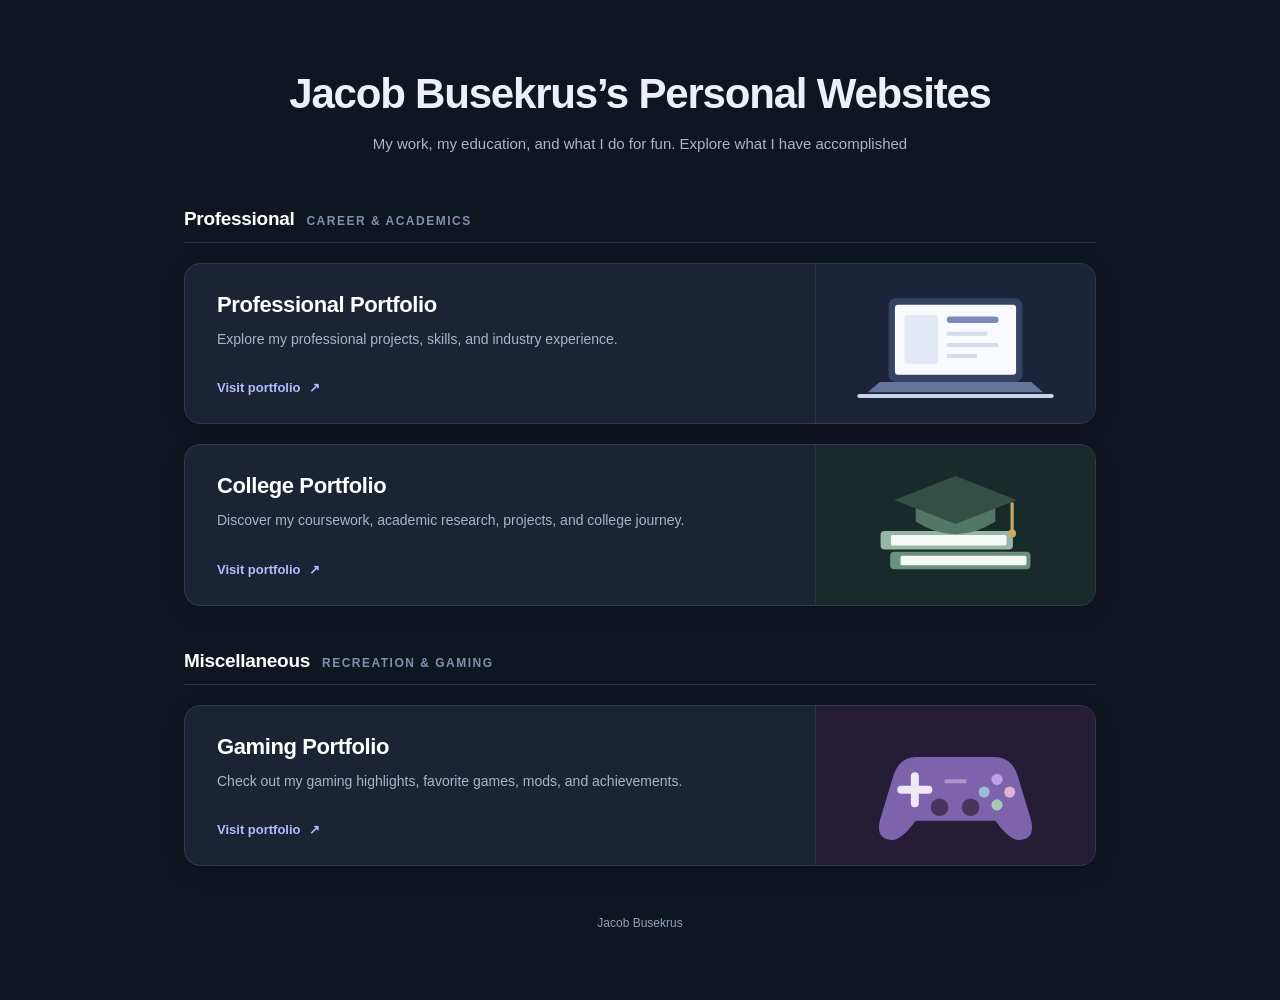
<file: index.html>
<!DOCTYPE html>
<html lang="en">
<head>
    <meta charset="UTF-8">
    <meta name="viewport" content="width=device-width, initial-scale=1.0">
    <title>Jacob Busekrus’s Personal Websites</title>
    <style>
        * { box-sizing: border-box; }
        body {
            margin: 0;
            min-height: 100vh;
            background: #101522;
            color: #edf0f8;
            font-family: Arial, Helvetica, sans-serif;
        }
        main {
            max-width: 960px;
            margin: auto;
            padding: 70px 24px;
        }
        header {
            text-align: center;
            margin-bottom: 52px;
        }
        h1 {
            font-size: clamp(28px, 4vw, 42px);
            letter-spacing: -1.2px;
            margin: 0 0 14px;
        }
        header p {
            color: #abb5c9;
            font-size: 15px;
            line-height: 1.6;
            margin: 0;
        }
        .section-group {
            margin-bottom: 44px;
        }
        .group-header {
            display: flex;
            align-items: baseline;
            gap: 12px;
            margin-bottom: 20px;
            padding-bottom: 12px;
            border-bottom: 1px solid #253046;
        }
        .group-header h2 {
            font-size: 19px;
            letter-spacing: -0.3px;
            margin: 0;
            color: #ffffff;
            font-weight: 600;
        }
        .group-header span {
            font-size: 12px;
            color: #8190ad;
            text-transform: uppercase;
            letter-spacing: 1.5px;
            font-weight: 600;
        }
        .cards-stack {
            display: flex;
            flex-direction: column;
            gap: 20px;
        }
        /* Wide horizontal card: text on left, image/art on right */
        .card {
            display: grid;
            grid-template-columns: 1fr 280px;
            text-decoration: none;
            color: inherit;
            background: #1b2334;
            border: 1px solid #303b51;
            border-radius: 16px;
            overflow: hidden;
            box-shadow: 0 6px 22px #00000028;
            transition: transform .2s ease, box-shadow .2s ease, border-color .2s ease;
            align-items: stretch;
        }
        .card:hover {
            transform: translateY(-4px);
            border-color: #49597a;
            box-shadow: 0 14px 32px #00000055;
        }
        .card:focus-visible {
            outline: 3px solid #6475d9;
            outline-offset: 4px;
        }
        .content {
            padding: 28px 32px;
            display: flex;
            flex-direction: column;
            justify-content: space-between;
        }
        .card h3 {
            font-size: 22px;
            margin: 0 0 10px;
            letter-spacing: -.4px;
            color: #ffffff;
        }
        .description {
            color: #abb5c9;
            font-size: 14px;
            line-height: 1.65;
            margin: 0 0 22px;
        }
        .visit {
            font-size: 13px;
            color: #b0bdff;
            font-weight: bold;
            display: inline-flex;
            align-items: center;
            gap: 8px;
        }
        /* Container and SVG stretch to 100% width and height of the card column */
        .art-container {
            width: 100%;
            height: 100%;
            display: flex;
            border-left: 1px solid #283349;
            overflow: hidden;
        }
        .art {
            width: 100%;
            height: 100%;
            display: block;
        }
        footer {
            margin-top: 50px;
            text-align: center;
            color: #929fb8;
            font-size: 12px;
        }
        @media (max-width: 680px) {
            main { padding: 48px 18px; }
            .card {
                grid-template-columns: 1fr;
            }
            .art-container {
                height: 180px;
                order: -1;
                border-left: none;
                border-bottom: 1px solid #283349;
            }
            .content {
                padding: 22px;
            }
        }
        @media (prefers-reduced-motion: reduce) {
            .card { transition: none; }
        }
    </style>
</head>
<body>
<main>
    <header>
        <h1>Jacob Busekrus’s Personal Websites</h1>
        <p>My work, my education, and what I do for fun. Explore what I have accomplished</p>
    </header>
    <!-- Section 1: Professional (Professional & College) -->
    <section class="section-group" aria-labelledby="heading-professional">
        <div class="group-header">
            <h2 id="heading-professional">Professional</h2>
            <span>Career &amp; Academics</span>
        </div>
        <div class="cards-stack">
            <!-- Professional Portfolio -->
            <a class="card" href="Professional/index.html">
                <div class="content">
                    <div>
                        <h3>Professional Portfolio</h3>
                        <p class="description">Explore my professional projects, skills, and industry experience.</p>
                    </div>
                    <span class="visit">Visit portfolio <span aria-hidden="true">↗</span></span>
                </div>
                <div class="art-container">
                    <svg class="art" viewBox="0 0 350 200" preserveAspectRatio="none" role="img" aria-label="Illustration of a professional workspace" xmlns="http://www.w3.org/2000/svg">
                        <rect width="350" height="200" fill="#1b2438"/>
                        <rect x="91" y="43" width="168" height="105" rx="9" fill="#344364"/>
                        <rect x="99" y="51" width="152" height="88" rx="4" fill="#f8faff"/>
                        <rect x="111" y="64" width="42" height="61" rx="4" fill="#e2e8f5"/>
                        <rect x="164" y="66" width="65" height="8" rx="4" fill="#788bba"/>
                        <rect x="164" y="85" width="51" height="5" rx="2" fill="#d5ddeb"/>
                        <rect x="164" y="99" width="65" height="5" rx="2" fill="#d5ddeb"/>
                        <rect x="164" y="113" width="38" height="5" rx="2" fill="#d5ddeb"/>
                        <path d="M80 148h190l15 13H65z" fill="#65769c"/>
                        <rect x="52" y="163" width="246" height="5" rx="2" fill="#cbd5e8"/>
                    </svg>
                </div>
            </a>
            <!-- College Portfolio -->
            <a class="card" href="College/index.html">
                <div class="content">
                    <div>
                        <h3>College Portfolio</h3>
                        <p class="description">Discover my coursework, academic research, projects, and college journey.</p>
                    </div>
                    <span class="visit">Visit portfolio <span aria-hidden="true">↗</span></span>
                </div>
                <div class="art-container">
                    <svg class="art" viewBox="0 0 350 200" preserveAspectRatio="none" role="img" aria-label="Illustration of books and graduation cap" xmlns="http://www.w3.org/2000/svg">
                        <rect width="350" height="200" fill="#192a2a"/>
                        <rect x="93" y="134" width="176" height="22" rx="5" fill="#6a9180"/>
                        <rect x="106" y="139" width="158" height="12" rx="2" fill="#f6faf7"/>
                        <rect x="81" y="108" width="166" height="23" rx="5" fill="#98b6a6"/>
                        <rect x="94" y="113" width="145" height="13" rx="2" fill="#f6faf7"/>
                        <path d="M125 71v25q50 32 100 0V71" fill="#527766"/>
                        <path d="M175 39l77 30-77 30-77-30z" fill="#344f45"/>
                        <path d="M246 72v35" stroke="#c9aa64" stroke-width="4"/>
                        <circle cx="246" cy="111" r="5" fill="#c9aa64"/>
                    </svg>
                </div>
            </a>
        </div>
    </section>
    <!-- Section 2: Miscellaneous (Gaming) -->
    <section class="section-group" aria-labelledby="heading-misc">
        <div class="group-header">
            <h2 id="heading-misc">Miscellaneous</h2>
            <span>Recreation &amp; Gaming</span>
        </div>
        <div class="cards-stack">
            <!-- Gaming Portfolio -->
            <a class="card" href="Gaming/index.html">
                <div class="content">
                    <div>
                        <h3>Gaming Portfolio</h3>
                        <p class="description">Check out my gaming highlights, favorite games, mods, and achievements.</p>
                    </div>
                    <span class="visit">Visit portfolio <span aria-hidden="true">↗</span></span>
                </div>
                <div class="art-container">
                    <svg class="art" viewBox="0 0 350 200" preserveAspectRatio="none" role="img" aria-label="Illustration of a gaming controller" xmlns="http://www.w3.org/2000/svg">
                        <rect width="350" height="200" fill="#251c36"/>
                        <path d="M126 64h98q23 0 30 27l16 53q5 22-14 24-12 2-31-24H125q-19 26-31 24-19-2-14-24l16-53q7-27 30-27z" fill="#7d63ab"/>
                        <path d="M124 88v34m-17-17h34" stroke="#eee8f9" stroke-width="10" stroke-linecap="round"/>
                        <circle cx="227" cy="92" r="7" fill="#baa3e7"/>
                        <circle cx="243" cy="108" r="7" fill="#dfb4d7"/>
                        <circle cx="211" cy="108" r="7" fill="#9bbdd4"/>
                        <circle cx="227" cy="124" r="7" fill="#a7c9b5"/>
                        <rect x="161" y="92" width="28" height="5" rx="2" fill="#aa95c8"/>
                        <circle cx="155" cy="127" r="11" fill="#47355f"/>
                        <circle cx="194" cy="127" r="11" fill="#47355f"/>
                    </svg>
                </div>
            </a>
        </div>
    </section>
    <footer>Jacob Busekrus</footer>
</main>
</body>
</html>
</file>
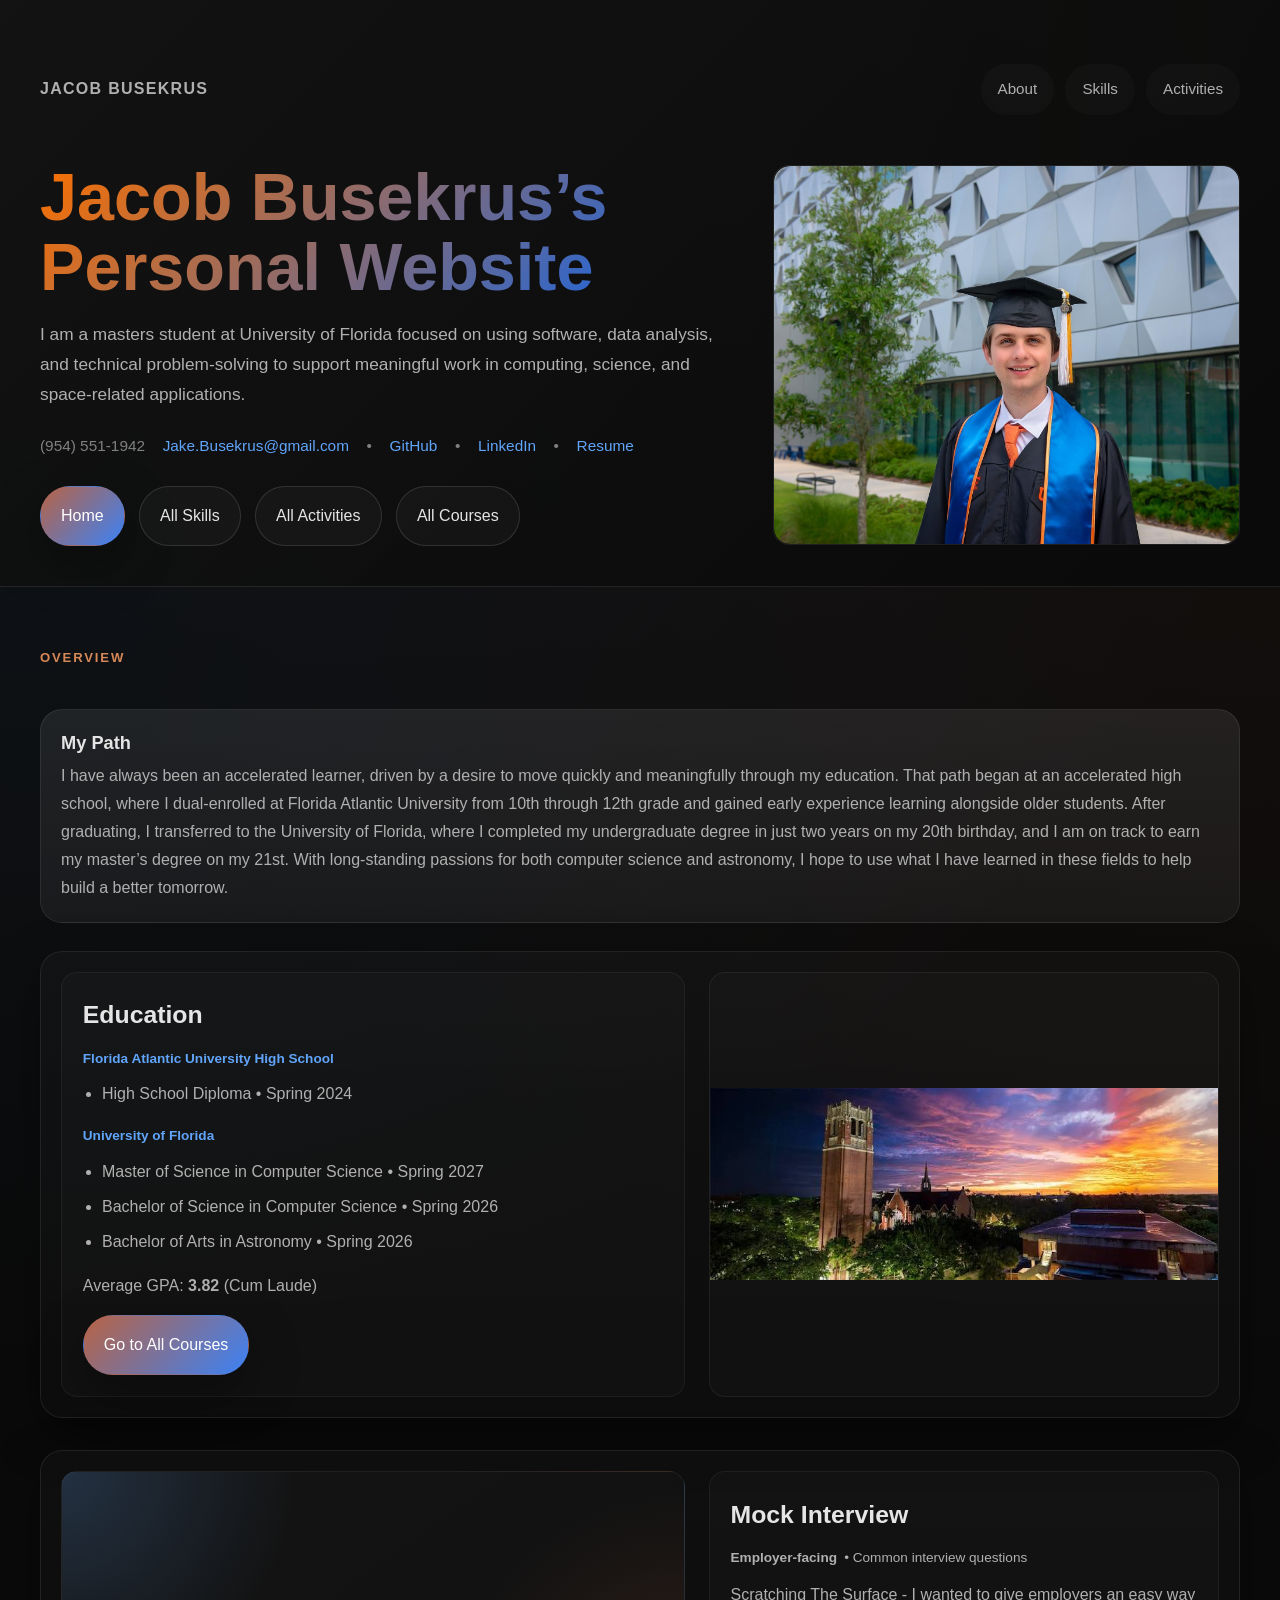
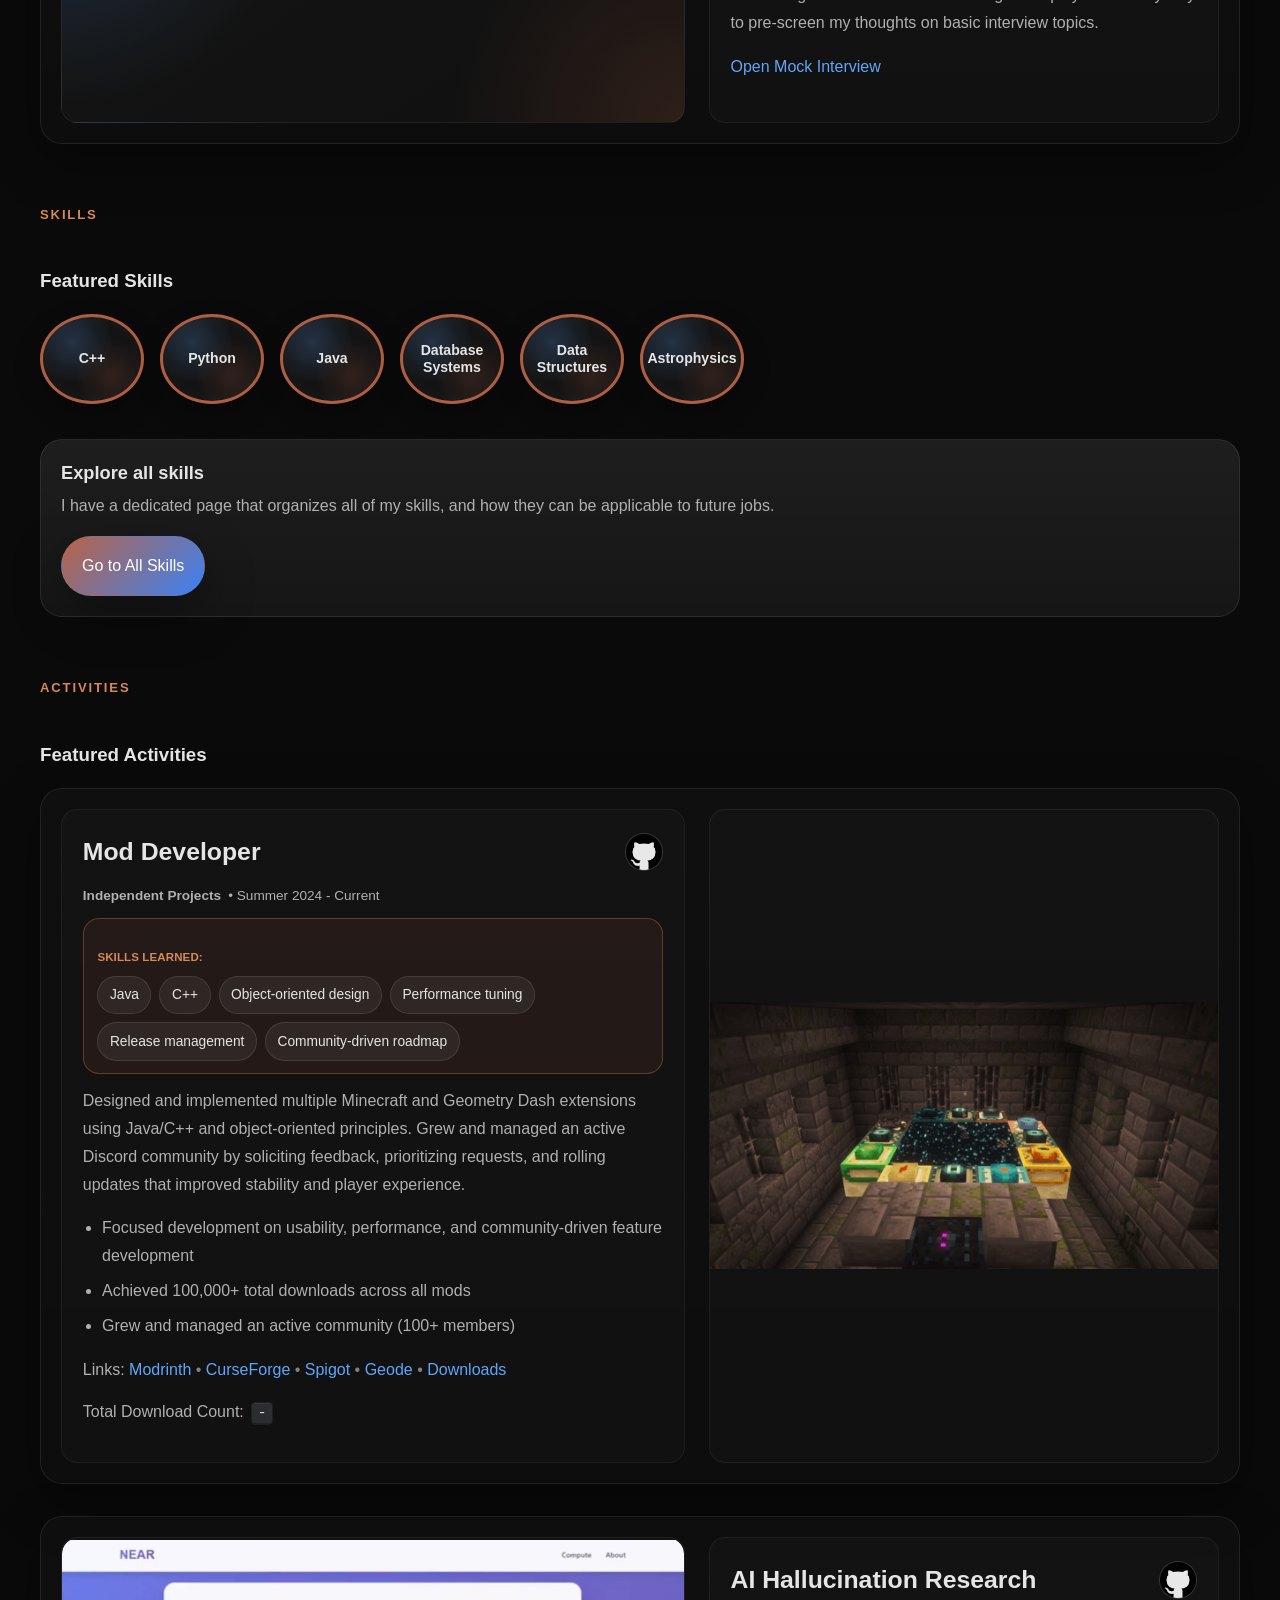
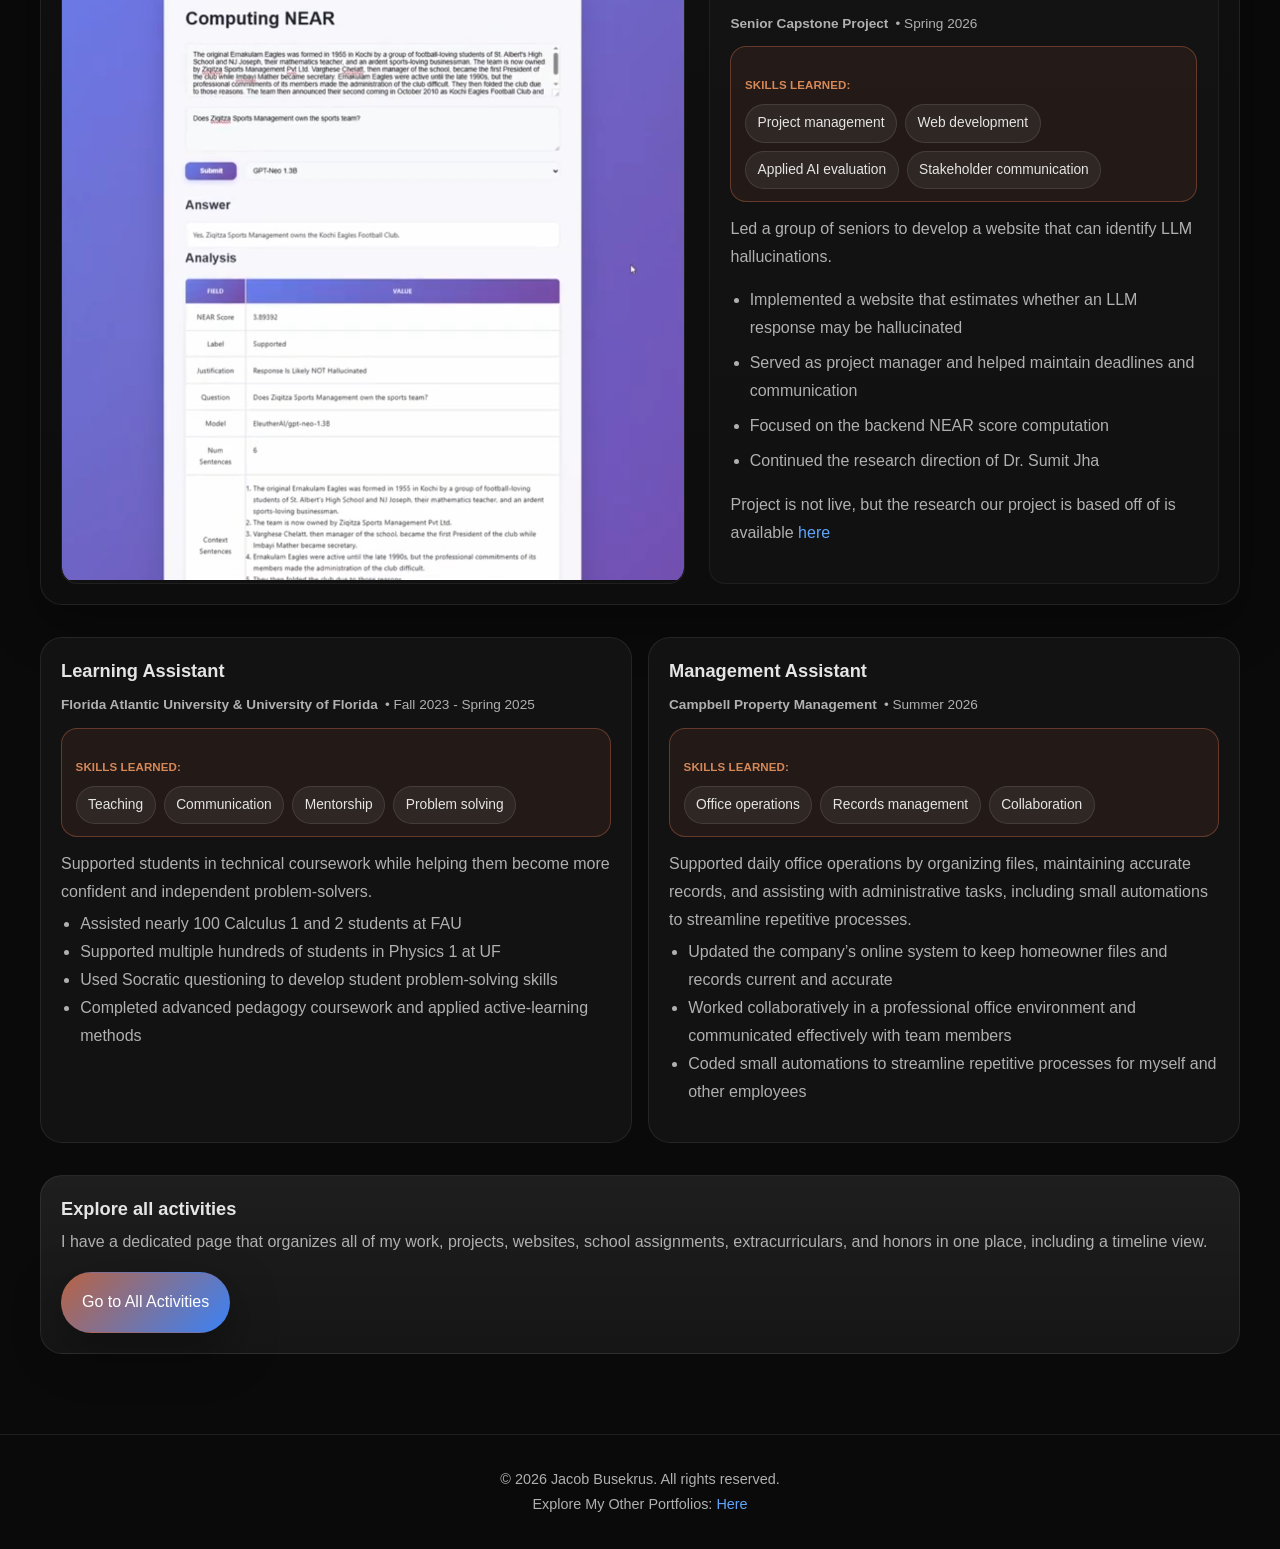
<file: College/index.html>
<!DOCTYPE html>
<html lang="en">
<head>
    <meta charset="UTF-8" />
    <meta name="viewport" content="width=device-width, initial-scale=1.0" />
    <title>Jacob Busekrus | Portfolio</title>
    <link rel="stylesheet" href="main.css" />
    <script src="javascript/webScript.js" defer></script>
    <script src="javascript/mod_downloads.js" defer></script>
</head>
<body>
<header id="top">
    <div class="container hero">
        <div class="topbar">
            <div class="brand">Jacob Busekrus</div>
            <nav class="nav">
                <a href="#about">About</a>
                <a href="#skills">Skills</a>
                <a href="#experience">Activities</a>
            </nav>
        </div>

        <div class="hero-grid">
            <div class="hero-copy fade">
                <h1>Jacob Busekrus’s Personal Website</h1>
                <p>
                    I am a masters student at University of Florida focused on using software, data analysis,
                    and technical problem-solving to support meaningful work in computing, science,
                    and space-related applications.
                </p>

                <div class="contact">
                    <span>(954) 551-1942</span>
                    <a href="mailto:Jake.busekrus@gmail.com">Jake.Busekrus@gmail.com</a>
                    <span style="color:var(--muted)"> • </span>
                    <a href="https://github.com/UY-scuti73" target="_blank" rel="noopener noreferrer">GitHub</a>
                    <span style="color:var(--muted)"> • </span>
                    <a href="https://linkedin.com/in/jacob-busekrus" target="_blank" rel="noopener noreferrer">LinkedIn</a>
                    <span style="color:var(--muted)"> • </span>
                    <a href="documents/resume.pdf" target="_blank" rel="noopener noreferrer">Resume</a>
                </div>

                <div class="actions">
                    <a class="btn primary" href="index.html">Home</a>
                    <a class="btn secondary" href="skills.html">All Skills</a>
                    <a class="btn secondary" href="activities.html">All Activities</a>
                    <a class="btn secondary" href="courses.html">All Courses</a>
                </div>
            </div>

            <div class="media image-only fade" style="min-height:360px">
                <img src="images/Headshot.jpg" alt="Headshot" />
            </div>
        </div>
    </div>
</header>

<main>
    <section class="section" id="about">
        <div class="container">
            <div class="section-header fade">
                <span class="eyebrow">Overview</span>
            </div>

            <article class="project-card fade" style="max-width: 100%;">
                <h3>My Path</h3>
                <p style="color: var(--text2);">
                    I have always been an accelerated learner, driven by a desire to move quickly and meaningfully through my
                    education. That path began at an accelerated high school, where I dual-enrolled at
                    Florida Atlantic University from 10th through 12th grade and gained early experience learning alongside
                    older students. After graduating, I transferred to the University of Florida, where I completed my
                    undergraduate degree in just two years on my 20th birthday, and I am on track to earn my master’s degree
                    on my 21st. With long-standing passions for both computer science and astronomy, I hope to use what I have
                    learned in these fields to help build a better tomorrow.
                </p>
            </article>

            <br>

            <div class="split-list">
                <article class="split fade">
                    <div class="content">
                        <h3>Education</h3>
                        <div class="meta" style="margin-bottom:.55rem">
                            <strong style="color: var(--blue)">Florida Atlantic University High School</strong>
                        </div>
                        <ul>
                            <li>High School Diploma • Spring 2024</li>
                        </ul>
                        <div class="meta" style="margin-top:.75rem">
                            <strong style="color: var(--blue)">University of Florida</strong>
                        </div>
                        <ul>
                            <li>Master of Science in Computer Science • Spring 2027</li>
                            <li>Bachelor of Science in Computer Science • Spring 2026</li>
                            <li>Bachelor of Arts in Astronomy • Spring 2026</li>
                        </ul>
                        <p>Average GPA: <strong>3.82</strong> (Cum Laude)</p>
                        <a class="btn primary" href="courses.html">Go to All Courses</a>
                    </div>
                    <div class="media image-only">
                        <img src="images/UniversityofFlorida.jpg" alt="Education" />
                    </div>
                </article>

                <article class="split reverse fade">
                    <div class="content">
                        <h3>Mock Interview</h3>
                        <div class="meta"><strong>Employer-facing</strong> • Common interview questions</div>
                        <p>Scratching The Surface - I wanted to give employers an easy way to pre-screen my thoughts on basic interview topics.</p>
                        <p style="margin-top:1rem"><a href="https://www.youtube.com/watch?v=gcVnHr8MjQ0" target="_blank" rel="noopener noreferrer">Open Mock Interview</a></p>
                    </div>
                    <div class="media" style="padding:0;display:flex">
                        <div style="width:100%;border-radius:calc(var(--r) - 6px);overflow:hidden">
                            <iframe
                                    src="https://www.youtube.com/embed/gcVnHr8MjQ0"
                                    title="YouTube video player"
                                    style="width:100%;height:100%;min-height:250px;border:0;display:block"
                                    allow="accelerometer; autoplay; clipboard-write; encrypted-media; gyroscope; picture-in-picture; web-share"
                                    allowfullscreen
                            ></iframe>
                        </div>
                    </div>
                </article>
            </div>
        </div>
    </section>

    <section class="section" id="skills">
        <div class="container">
            <div class="section-header fade">
                <span class="eyebrow">Skills</span>
            </div>

            <div class="skills-wrap">
                <div class="fade">
                    <h3 style="margin-bottom:1rem">Featured Skills</h3>
                    <div class="skills-list">
                        <div class="skill-orb">C++</div>
                        <div class="skill-orb">Python</div>
                        <div class="skill-orb">Java</div>
                        <div class="skill-orb">Database Systems</div>
                        <div class="skill-orb">Data Structures</div>
                        <div class="skill-orb">Astrophysics</div>
                    </div>
                </div>

                <article class="project-card fade" style="max-width: 100%;">
                    <h3>Explore all skills</h3>
                    <p style="color: var(--text2);">
                        I have a dedicated page that organizes all of my skills, and how they can be applicable to future jobs.
                    </p>

                    <div class="actions" style="margin-top: 1rem;">
                        <a class="btn primary" href="skills.html">Go to All Skills</a>
                    </div>
                </article>
            </div>
        </div>
    </section>

    <section class="section" id="experience">
        <div class="container">
            <div class="section-header fade">
                <span class="eyebrow">Activities</span>
            </div>
            <h3 style="margin-bottom:1rem">Featured Activities</h3>
            <div class="split-list">
                <article class="split fade">

                    <div class="content">
                        <div class="activity-title-row">
                            <h3>Mod Developer</h3>
                            <a class="gh-btn" href="https://github.com/stars/UY-scuti73/lists/bowsers-mods" target="_blank" rel="noopener noreferrer" aria-label="GitHub repository">
                                <img class="gh-img" src="images/GithubLogo.png" alt="GitHub" />
                            </a>
                        </div>
                        <div class="meta"><strong>Independent Projects</strong> • Summer 2024 - Current</div>
                        <div class="skills-inline">
                            <span class="label">Skills Learned:</span>
                            <div class="chips">
                                <span class="chip">Java</span>
                                <span class="chip">C++</span>
                                <span class="chip">Object-oriented design</span>
                                <span class="chip">Performance tuning</span>
                                <span class="chip">Release management</span>
                                <span class="chip">Community-driven roadmap</span>
                            </div>
                        </div>
                        <p>
                            Designed and implemented multiple Minecraft and Geometry Dash extensions using Java/C++ and object‑oriented principles.
                            Grew and managed an active Discord community by soliciting feedback, prioritizing requests, and rolling updates that improved stability and player experience.
                        </p>
                        <ul>
                            <li>Focused development on usability, performance, and community-driven feature development</li>
                            <li>Achieved 100,000+ total downloads across all mods</li>
                            <li>Grew and managed an active community (100+ members)</li>
                        </ul>
                        <p style="margin-top:.6rem;color:var(--text2)">
                            Links:
                            <a href="https://modrinth.com/user/Bowser_The_Boss" target="_blank" rel="noopener noreferrer">Modrinth</a>
                            <span style="color:var(--muted)"> • </span>
                            <a href="https://www.curseforge.com/members/bowser_the_boss/projects" target="_blank" rel="noopener noreferrer">CurseForge</a>
                            <span style="color:var(--muted)"> • </span>
                            <a href="https://www.spigotmc.org/members/bowser_the_boss.1064717/" target="_blank" rel="noopener noreferrer">Spigot</a>
                            <span style="color:var(--muted)"> • </span>
                            <a href="https://geode-sdk.org/mods?developer=UY-scuti73" target="_blank" rel="noopener noreferrer">Geode</a>
                            <span style="color:var(--muted)"> • </span>
                            <a href="https://moddownloads.onrender.com/" target="_blank" rel="noopener noreferrer">Downloads</a>
                        </p>
                        <p>Total Download Count: <a href="https://moddownloads.onrender.com/" target="_blank" rel="noopener noreferrer"><span class="inline-code" id="total-download-count">-</span></a></p>
                    </div>
                    <div class="media image-only">
                        <img src="images/Modding.png" alt="Mod developer" />
                    </div>
                </article>

                <article class="split reverse fade">
                    <div class="content">
                        <div class="activity-title-row">
                            <h3>AI Hallucination Research</h3>
                            <a class="gh-btn" href="https://github.com/UY-scuti73/Hallucination-Detector" target="_blank" rel="noopener noreferrer" aria-label="GitHub repository">
                                <img class="gh-img" src="images/GithubLogo.png" alt="GitHub" />
                            </a>
                        </div>
                        <div class="meta"><strong>Senior Capstone Project</strong> • Spring 2026</div>
                        <div class="skills-inline">
                            <span class="label">Skills Learned:</span>
                            <div class="chips">
                                <span class="chip">Project management</span>
                                <span class="chip">Web development</span>
                                <span class="chip">Applied AI evaluation</span>
                                <span class="chip">Stakeholder communication</span>
                            </div>
                        </div>
                        <p>Led a group of seniors to develop a website that can identify LLM hallucinations.</p>
                        <ul>
                            <li>Implemented a website that estimates whether an LLM response may be hallucinated</li>
                            <li>Served as project manager and helped maintain deadlines and communication</li>
                            <li>Focused on the backend NEAR score computation</li>
                            <li>Continued the research direction of Dr. Sumit Jha</li>
                        </ul>
                        <p>Project is not live, but the research our project is based off of is available <a href="https://vishalpramanik.github.io/NEARproject.html" target="_blank" rel="noopener noreferrer">here</a></p>
                    </div>
                    <div class="media image-only">
                        <img src="images/NearScore.png" alt="AI hallucination project" />
                    </div>
                </article>

                <div class="projects-grid">
                    <article class="project-card fade">
                        <h3>Learning Assistant</h3>
                        <div class="meta"><strong>Florida Atlantic University & University of Florida</strong> • Fall 2023 - Spring 2025</div>
                        <div class="skills-inline">
                            <span class="label">Skills Learned:</span>
                            <div class="chips">
                                <span class="chip">Teaching</span>
                                <span class="chip">Communication</span>
                                <span class="chip">Mentorship</span>
                                <span class="chip">Problem solving</span>
                            </div>
                        </div>
                        <p>Supported students in technical coursework while helping them become more confident and independent problem-solvers.</p>
                        <ul class="project-content">
                            <li>Assisted nearly 100 Calculus 1 and 2 students at FAU</li>
                            <li>Supported multiple hundreds of students in Physics 1 at UF</li>
                            <li>Used Socratic questioning to develop student problem-solving skills</li>
                            <li>Completed advanced pedagogy coursework and applied active-learning methods</li>
                        </ul>
                    </article>

                    <article class="project-card fade">
                        <h3>Management Assistant</h3>
                        <div class="meta"><strong>Campbell Property Management</strong> • Summer 2026</div>
                        <div class="skills-inline">
                            <span class="label">Skills Learned:</span>
                            <div class="chips">
                                <span class="chip">Office operations</span>
                                <span class="chip">Records management</span>
                                <span class="chip">Collaboration</span>
                            </div>
                        </div>
                        <p>Supported daily office operations by organizing files, maintaining accurate records, and assisting with administrative tasks, including small automations to streamline repetitive processes.</p>
                        <ul class="project-content">
                            <li>Updated the company’s online system to keep homeowner files and records current and accurate</li>
                            <li>Worked collaboratively in a professional office environment and communicated effectively with team members</li>
                            <li>Coded small automations to streamline repetitive processes for myself and other employees</li>
                        </ul>
                    </article>
                </div>

                <article class="project-card fade" style="max-width: 100%;">
                    <h3>Explore all activities</h3>
                    <p style="color: var(--text2);">
                        I have a dedicated page that organizes all of my work, projects, websites, school assignments,
                        extracurriculars, and honors in one place, including a timeline view.
                    </p>

                    <div class="actions" style="margin-top: 1rem;">
                        <a class="btn primary" href="activities.html">Go to All Activities</a>
                    </div>
                </article>

            </div>
        </div>
    </section>
</main>

<footer>
    <div class="container">
        <p>&copy; 2026 Jacob Busekrus. All rights reserved.</p>
        <p>Explore My Other Portfolios: <a href="../index.html">Here</a></p>
    </div>
</footer>
</body>
</html>
</file>
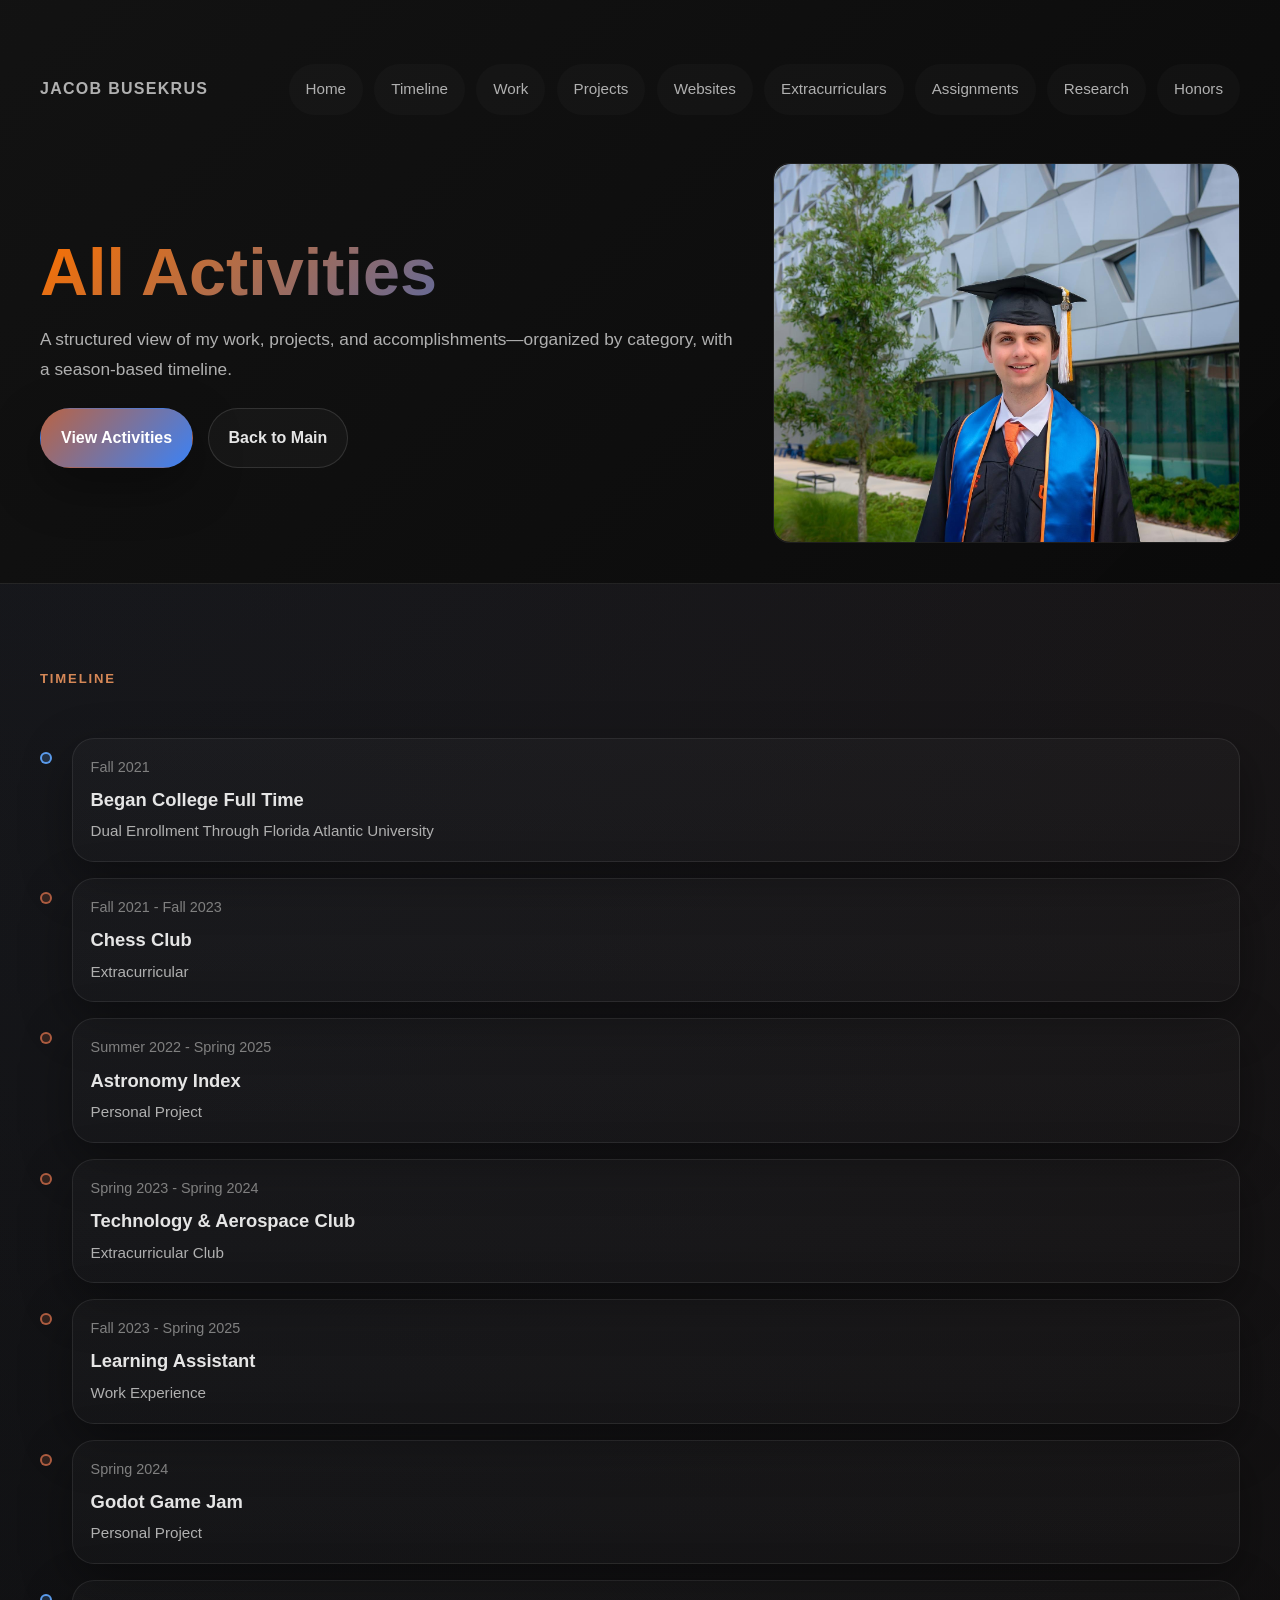
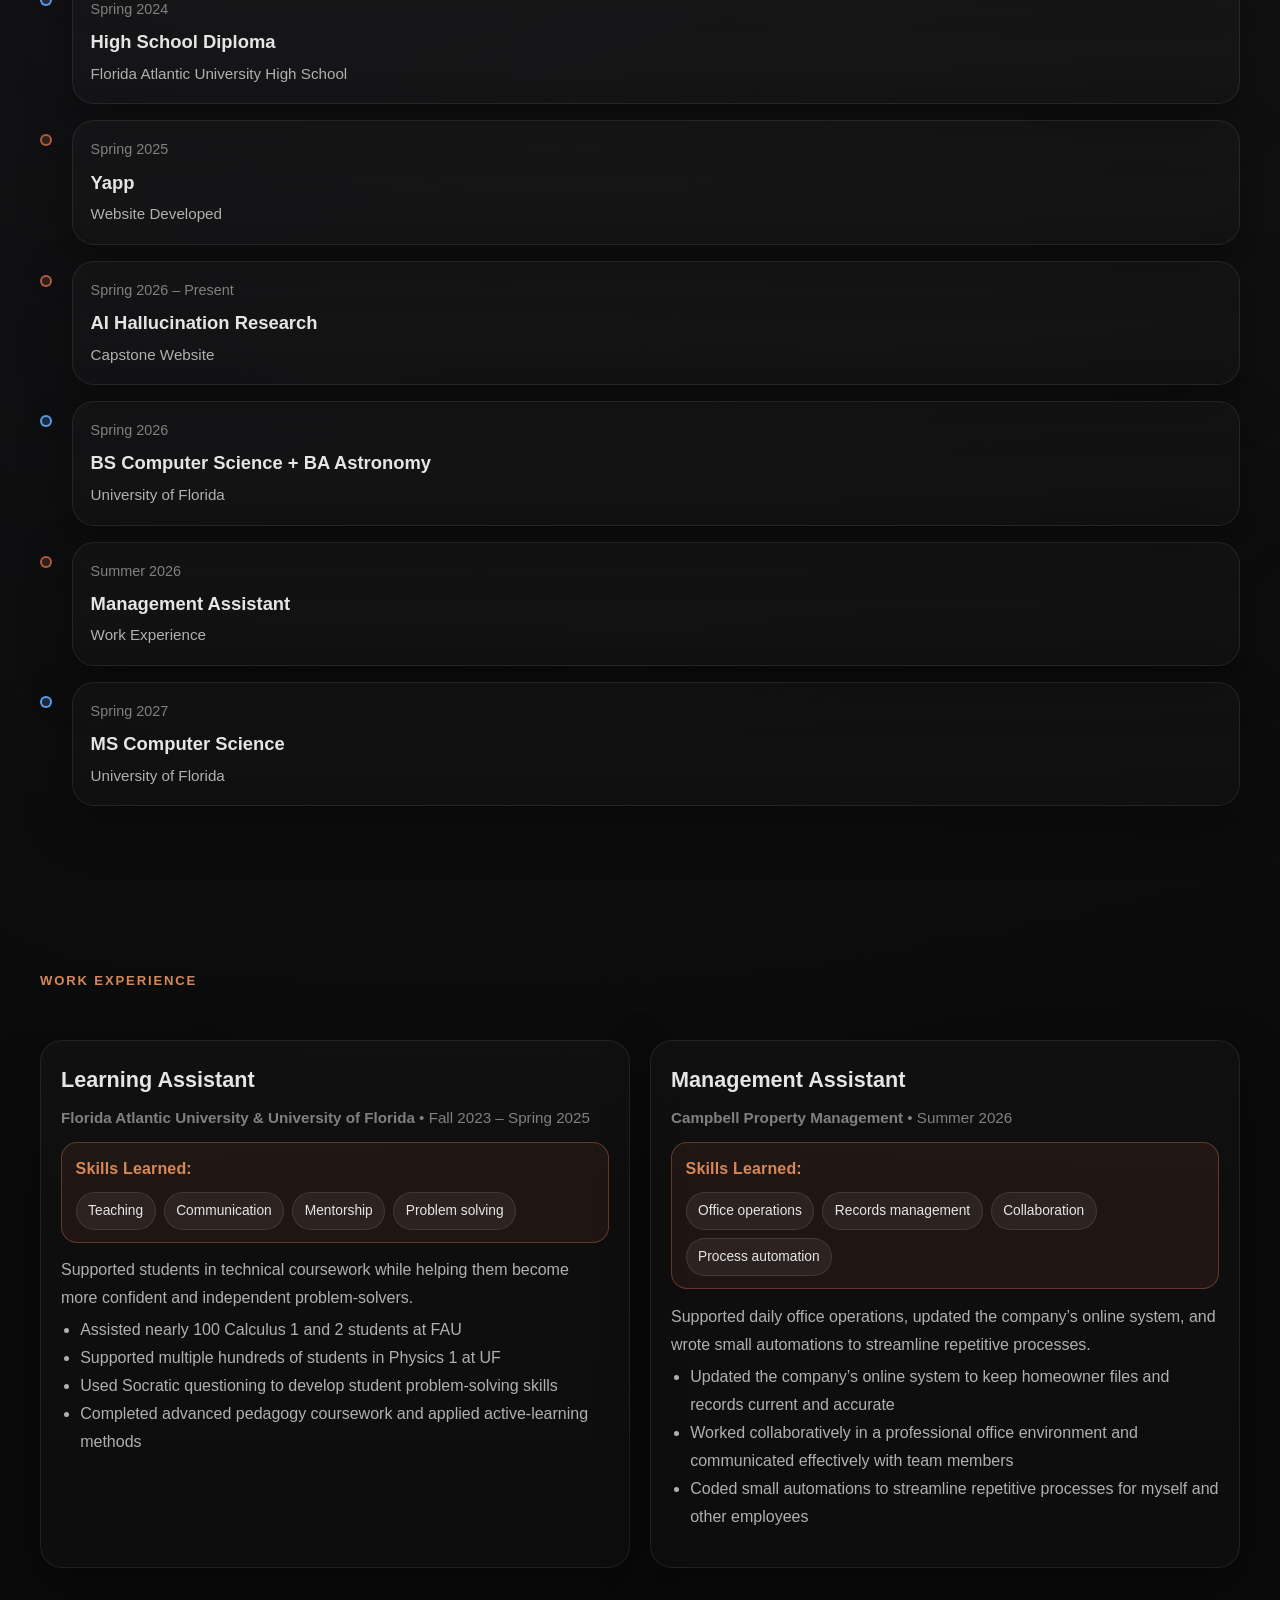
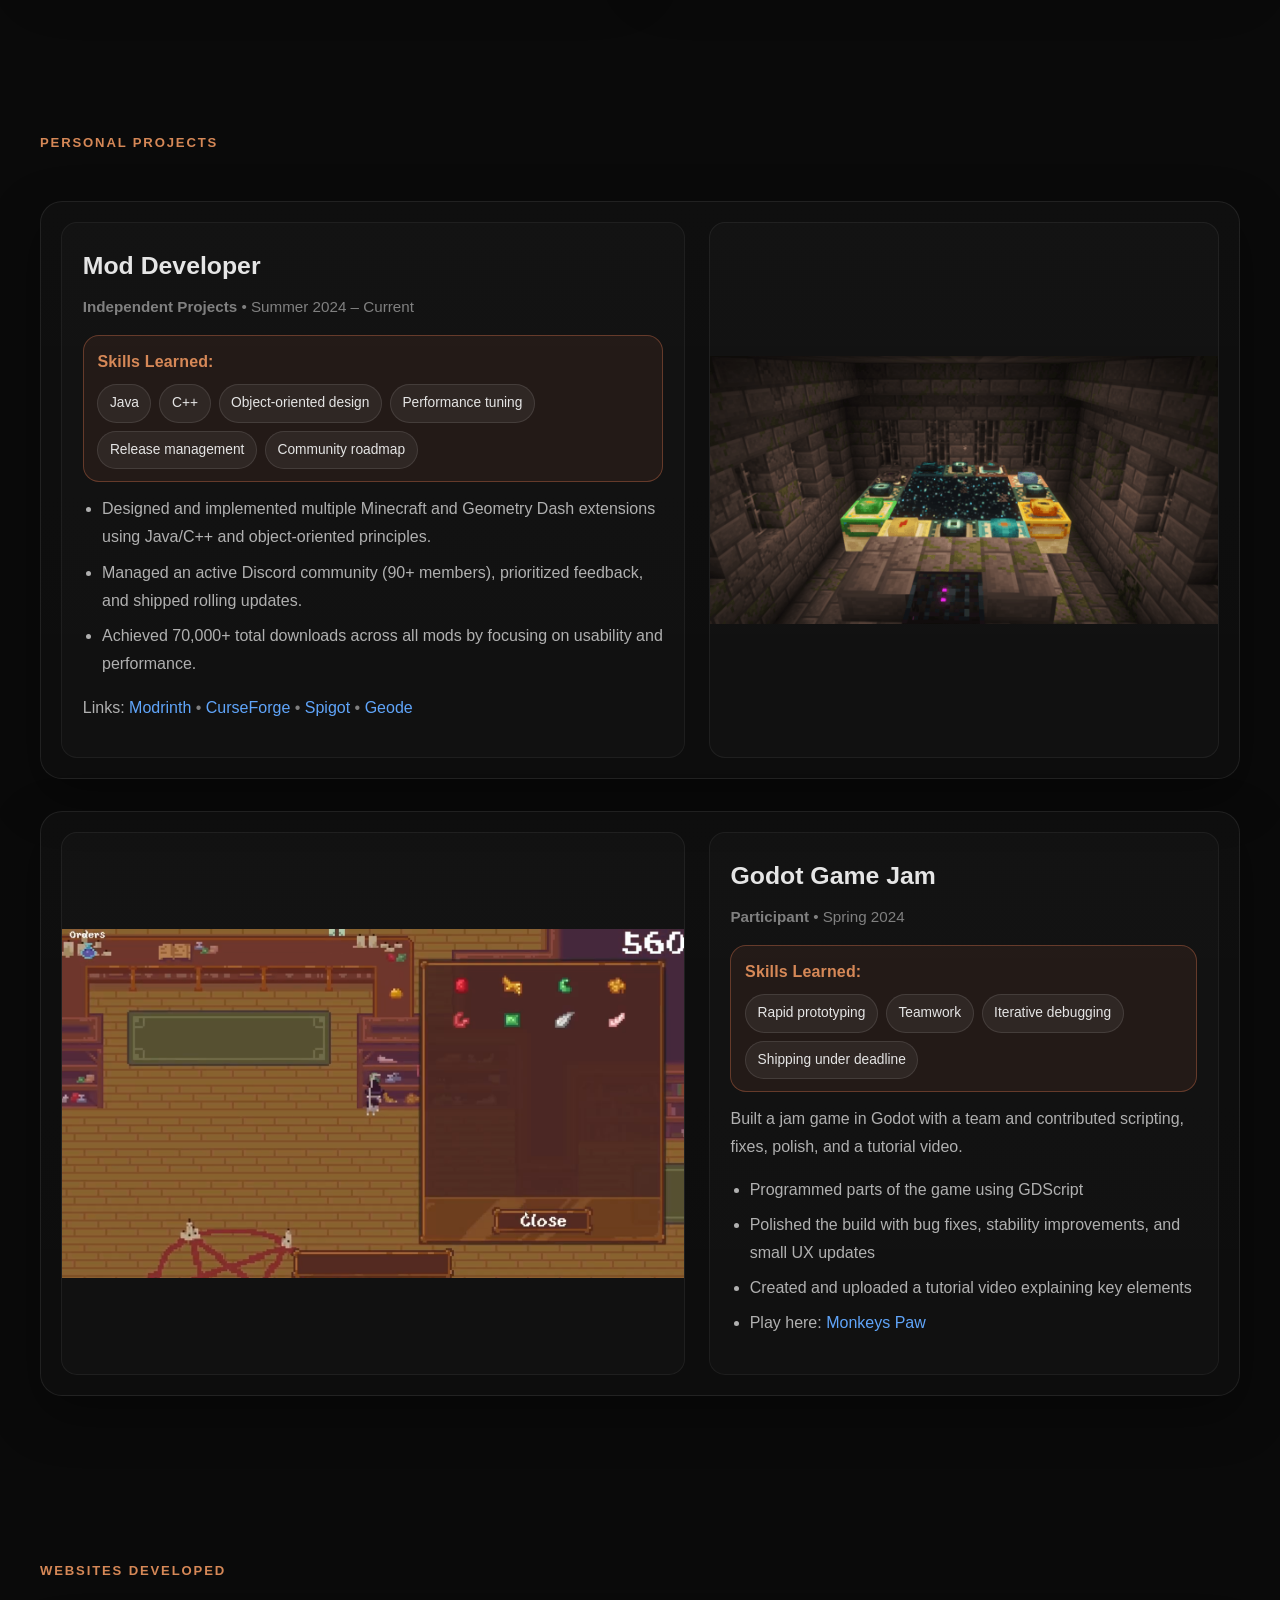
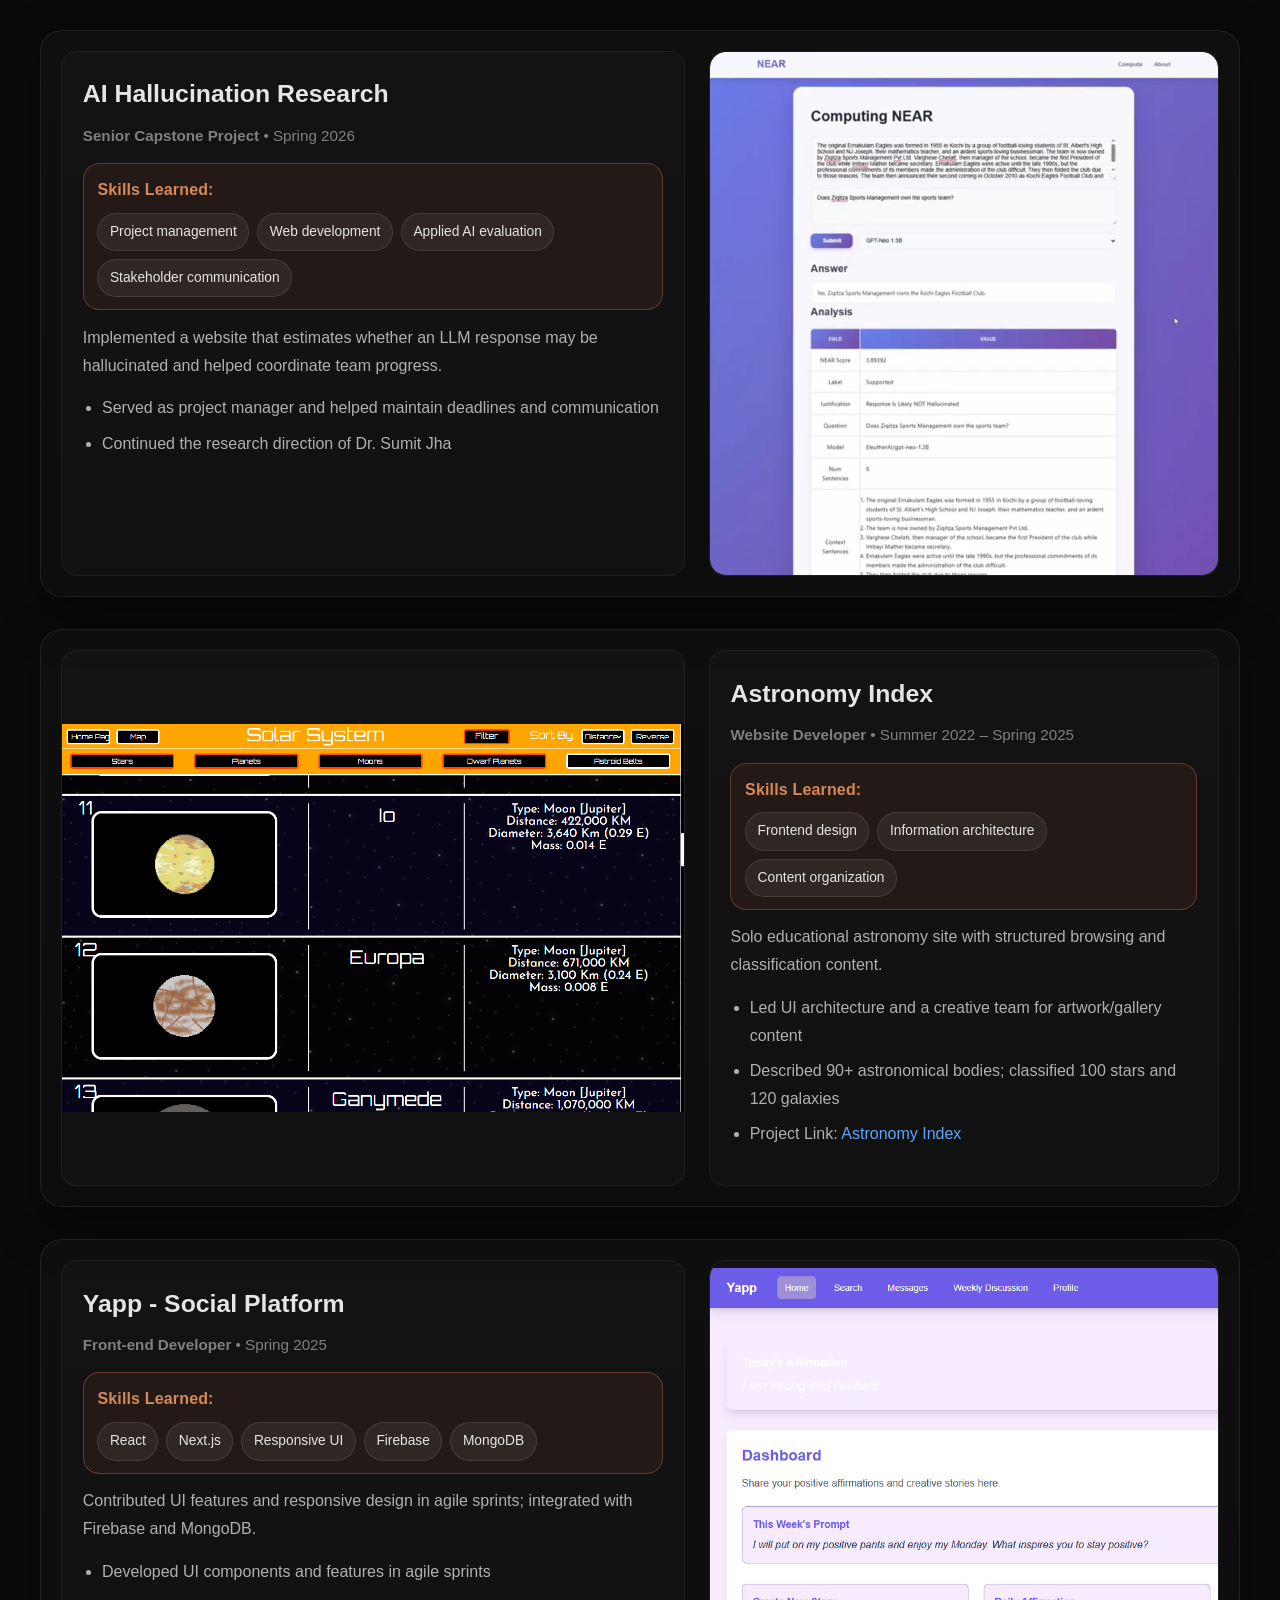
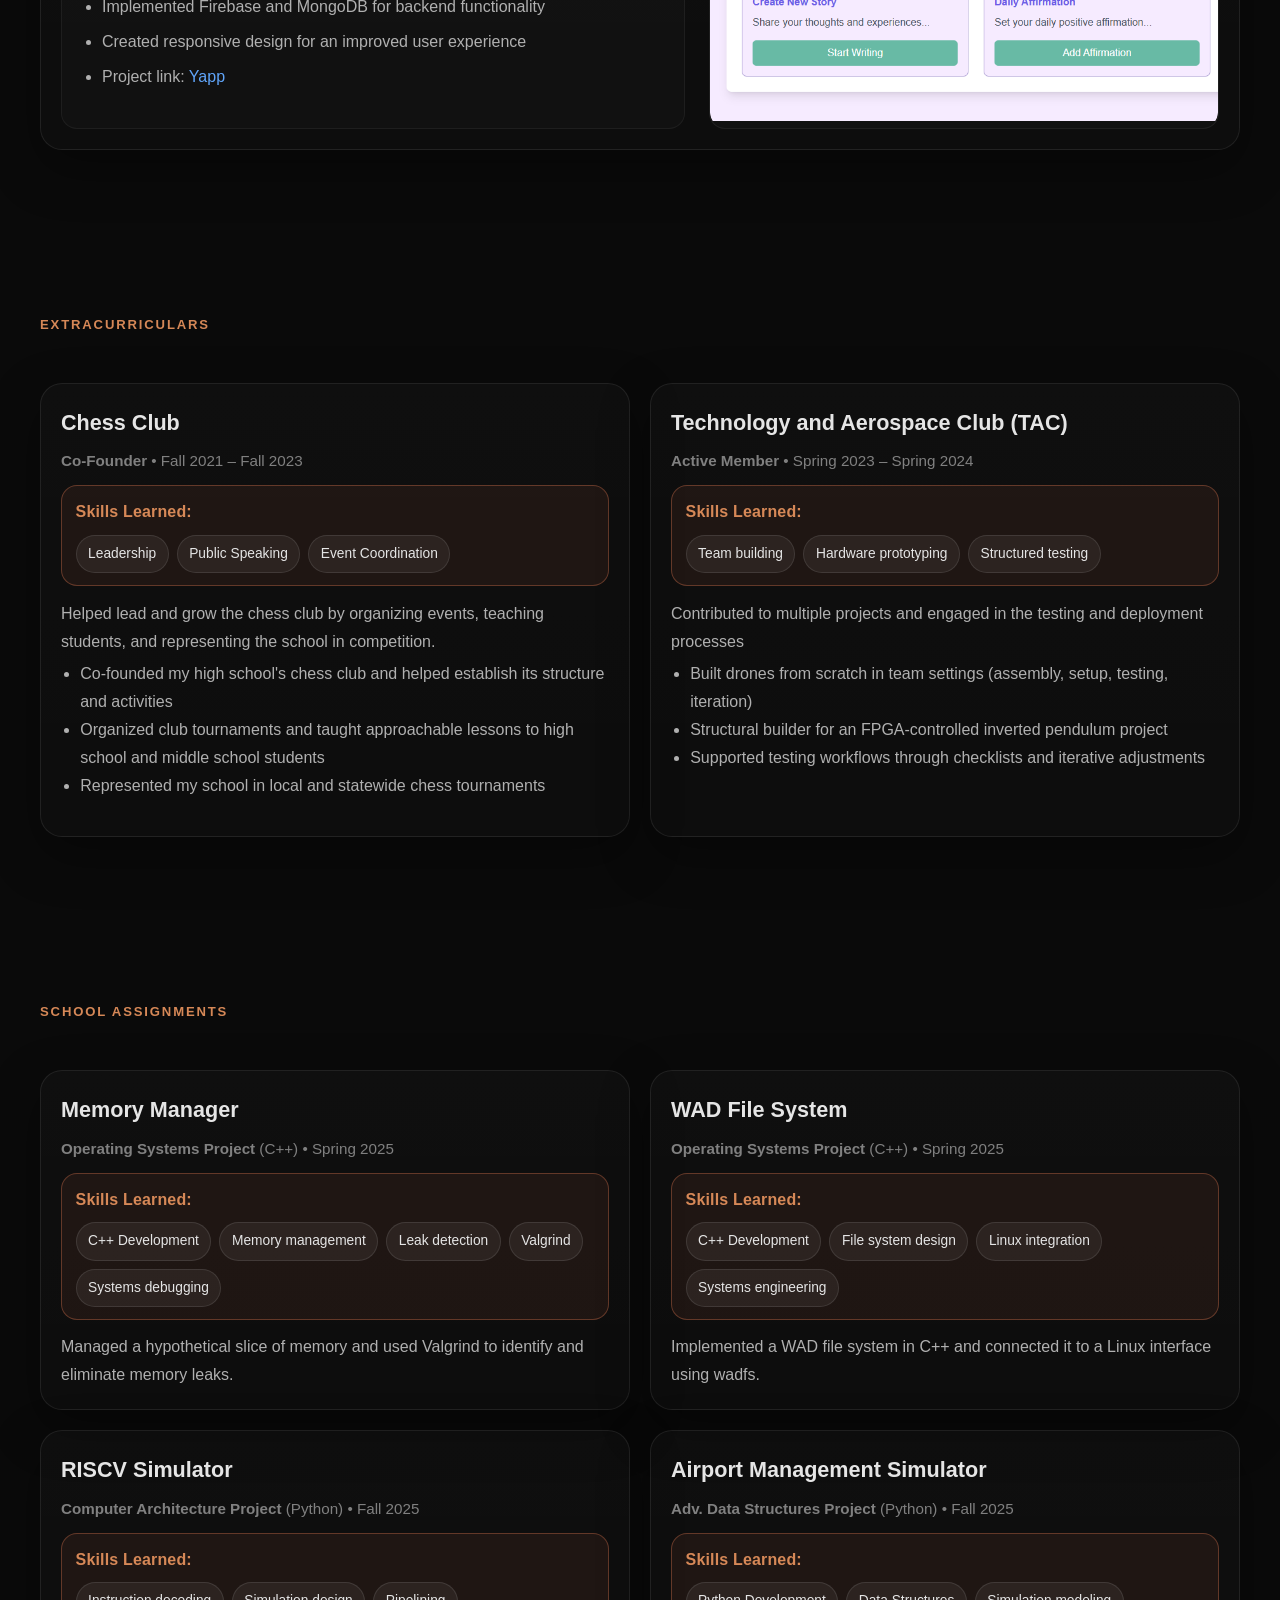
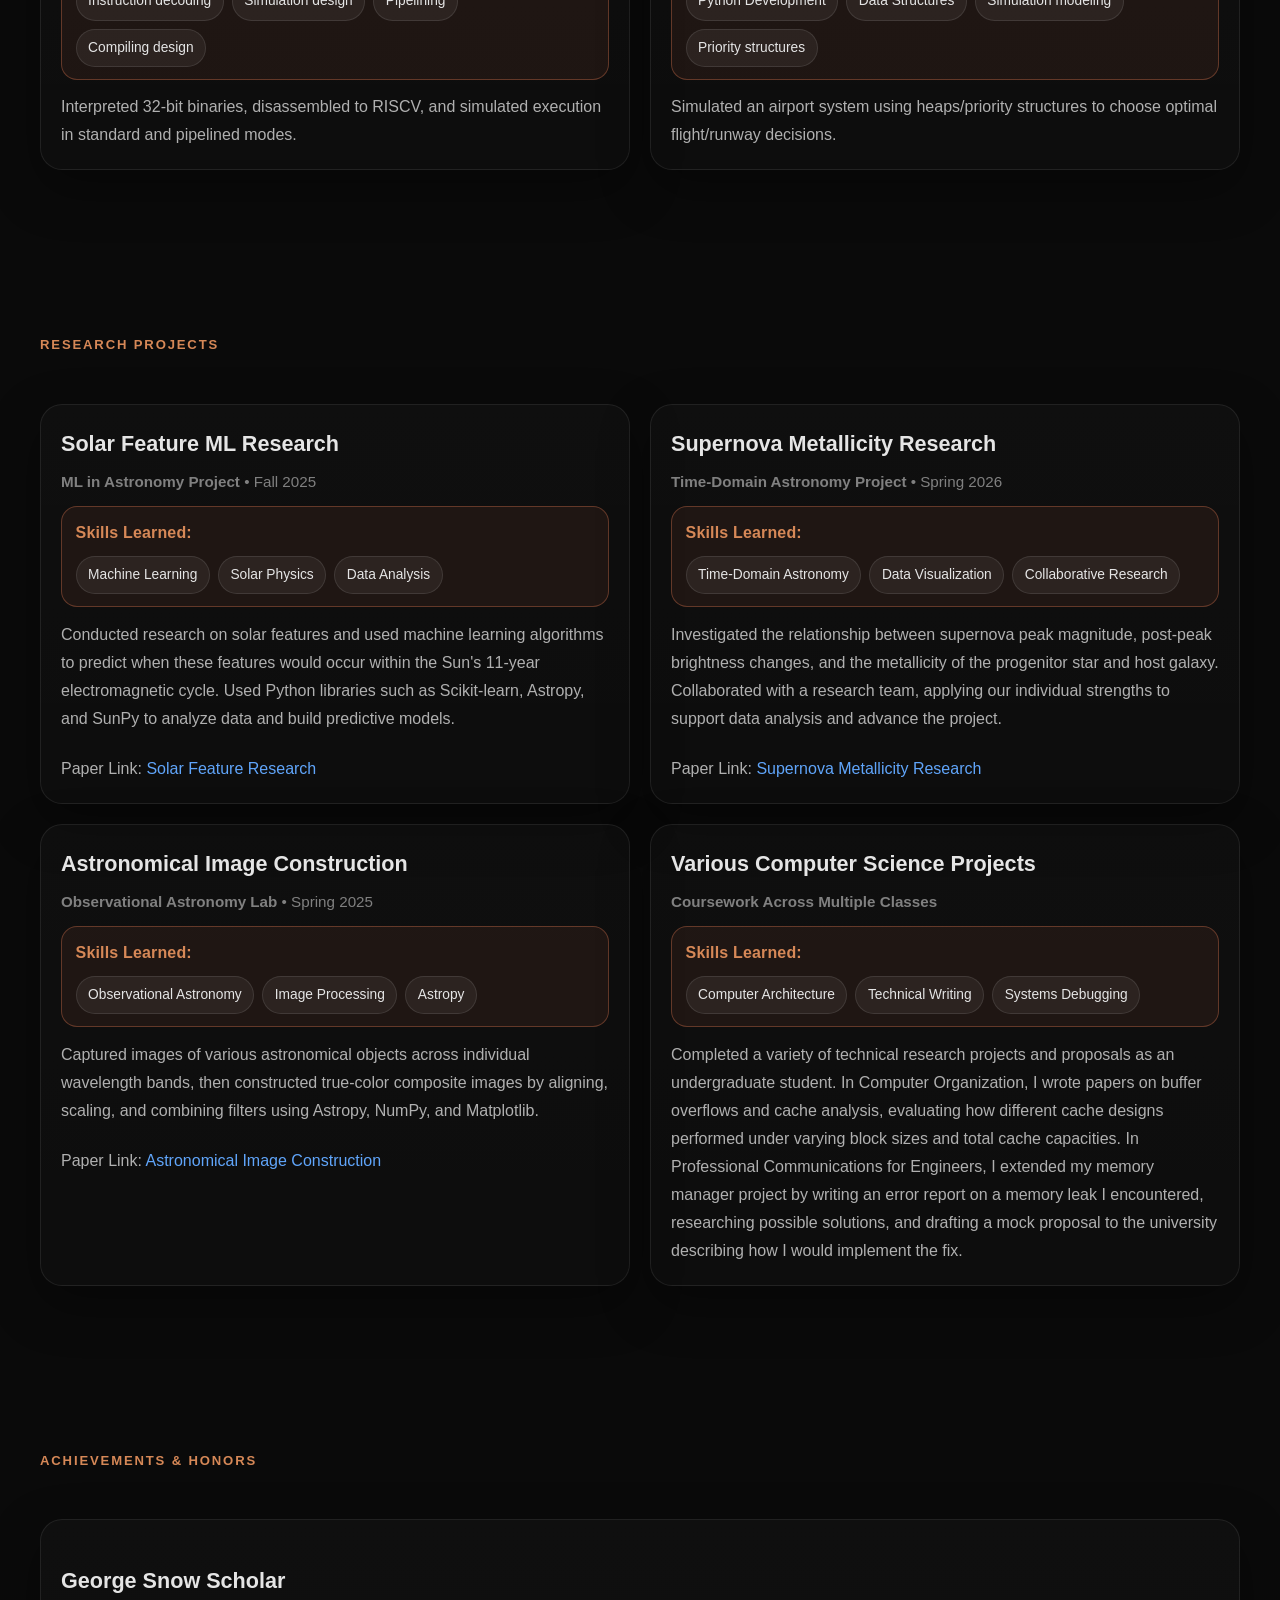
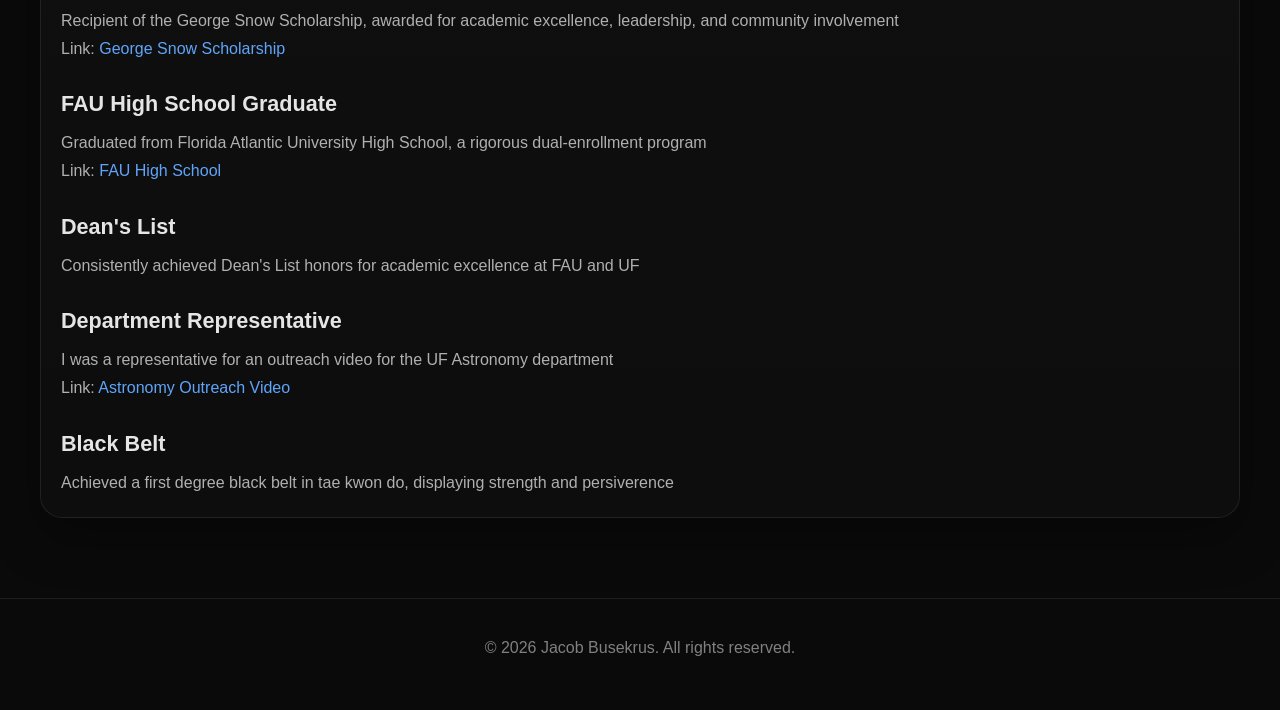
<file: activities.html>
<!DOCTYPE html>
<html lang="en">
<head>
    <meta charset="UTF-8" />
    <meta name="viewport" content="width=device-width, initial-scale=1.0" />
    <title>Jacob Busekrus | Activities</title>
    <link rel="stylesheet" href="main.css" />
    <script src="webScript.js" defer></script>
</head>

<body class="activities-page">
<header id="top">
    <div class="container hero" style="padding-bottom: 2.5rem;">
        <div class="topbar">
            <div class="brand">Jacob Busekrus</div>
            <nav class="nav">
                <a href="index.html">Home</a>
                <a href="#timeline">Timeline</a>
                <a href="#work">Work</a>
                <a href="#projects">Projects</a>
                <a href="#websites">Websites</a>
                <a href="#extracurriculars">Extracurriculars</a>
                <a href="#assignments">Assignments</a>
                <a href="#research">Research</a>
                <a href="#honors">Honors</a>
            </nav>
        </div>

        <div class="hero-grid">
            <div class="hero-copy fade">
                <h1>All Activities</h1>
                <p>
                    A structured view of my work, projects, and accomplishments—organized by category,
                    with a season-based timeline.
                </p>

                <div class="actions">
                    <a class="btn primary" href="#work">View Activities</a>
                    <a class="btn secondary" href="index.html">Back to Main</a>
                </div>
            </div>

            <div class="media image-only fade" style="min-height:360px">
                <img src="images/Headshot.jpg" alt="Headshot" />
            </div>
        </div>
    </div>
</header>

<main>
    <section class="section" id="timeline">
        <div class="container">
            <div class="section-header fade">
                <span class="eyebrow">Timeline</span>
            </div>

            <div class="timeline fade">
                <div class="tl-item tl-edu">
                    <div class="tl-dot"></div>
                    <div class="tl-card">
                        <div class="tl-time">Fall 2021</div>
                        <div class="tl-title">Began College Full Time</div>
                        <div class="tl-sub">Dual Enrollment Through Florida Atlantic University</div>
                    </div>
                </div>

                <div class="tl-item tl-act">
                    <div class="tl-dot"></div>
                    <div class="tl-card">
                        <div class="tl-time">Fall 2021 - Fall 2023</div>
                        <div class="tl-title">Chess Club</div>
                        <div class="tl-sub">Extracurricular</div>
                    </div>
                </div>

                <div class="tl-item tl-act">
                    <div class="tl-dot"></div>
                    <div class="tl-card">
                        <div class="tl-time">Summer 2022 - Spring 2025</div>
                        <div class="tl-title">Astronomy Index</div>
                        <div class="tl-sub">Personal Project</div>
                    </div>
                </div>

                <div class="tl-item tl-act">
                    <div class="tl-dot"></div>
                    <div class="tl-card">
                        <div class="tl-time">Spring 2023 - Spring 2024</div>
                        <div class="tl-title">Technology & Aerospace Club</div>
                        <div class="tl-sub">Extracurricular Club</div>
                    </div>
                </div>

                <div class="tl-item tl-act">
                    <div class="tl-dot"></div>
                    <div class="tl-card">
                        <div class="tl-time">Fall 2023 - Spring 2025</div>
                        <div class="tl-title">Learning Assistant</div>
                        <div class="tl-sub">Work Experience</div>
                    </div>
                </div>

                <div class="tl-item tl-act">
                    <div class="tl-dot"></div>
                    <div class="tl-card">
                        <div class="tl-time">Spring 2024</div>
                        <div class="tl-title">Godot Game Jam</div>
                        <div class="tl-sub">Personal Project</div>
                    </div>
                </div>

                <!-- Education (blue) -->
                <div class="tl-item tl-edu">
                    <div class="tl-dot"></div>
                    <div class="tl-card">
                        <div class="tl-time">Spring 2024</div>
                        <div class="tl-title">High School Diploma</div>
                        <div class="tl-sub">Florida Atlantic University High School</div>
                    </div>
                </div>

                <div class="tl-item tl-act">
                    <div class="tl-dot"></div>
                    <div class="tl-card">
                        <div class="tl-time">Spring 2025</div>
                        <div class="tl-title">Yapp</div>
                        <div class="tl-sub">Website Developed</div>
                    </div>
                </div>

                <div class="tl-item tl-act">
                    <div class="tl-dot"></div>
                    <div class="tl-card">
                        <div class="tl-time">Spring 2026 – Present</div>
                        <div class="tl-title">AI Hallucination Research</div>
                        <div class="tl-sub">Capstone Website</div>
                    </div>
                </div>

                <div class="tl-item tl-edu">
                    <div class="tl-dot"></div>
                    <div class="tl-card">
                        <div class="tl-time">Spring 2026</div>
                        <div class="tl-title">BS Computer Science + BA Astronomy</div>
                        <div class="tl-sub">University of Florida</div>
                    </div>
                </div>

                <div class="tl-item tl-act">
                    <div class="tl-dot"></div>
                    <div class="tl-card">
                        <div class="tl-time">Summer 2026</div>
                        <div class="tl-title">Management Assistant</div>
                        <div class="tl-sub">Work Experience</div>
                    </div>
                </div>

                <div class="tl-item tl-edu">
                    <div class="tl-dot"></div>
                    <div class="tl-card">
                        <div class="tl-time">Spring 2027</div>
                        <div class="tl-title">MS Computer Science</div>
                        <div class="tl-sub">University of Florida</div>
                    </div>
                </div>
            </div>
        </div>
    </section>

    <section class="section" id="work">
        <div class="container">
            <div class="section-header fade">
                <span class="eyebrow">Work Experience</span>
            </div>

            <div class="projects-grid">
                <article class="project-card fade">
                    <h3>Learning Assistant</h3>
                    <div class="meta"><strong>Florida Atlantic University & University of Florida</strong> • Fall 2023 – Spring 2025</div>
                    <div class="skills-inline">
                        <span class="label">Skills Learned:</span>
                        <div class="chips">
                            <span class="chip">Teaching</span>
                            <span class="chip">Communication</span>
                            <span class="chip">Mentorship</span>
                            <span class="chip">Problem solving</span>
                        </div>
                    </div>
                    <p>Supported students in technical coursework while helping them become more confident and independent problem-solvers.</p>
                    <ul class="project-content">
                        <li>Assisted nearly 100 Calculus 1 and 2 students at FAU</li>
                        <li>Supported multiple hundreds of students in Physics 1 at UF</li>
                        <li>Used Socratic questioning to develop student problem-solving skills</li>
                        <li>Completed advanced pedagogy coursework and applied active-learning methods</li>
                    </ul>
                </article>

                <article class="project-card fade">
                    <h3>Management Assistant</h3>
                    <div class="meta"><strong>Campbell Property Management</strong> • Summer 2026</div>
                    <div class="skills-inline">
                        <span class="label">Skills Learned:</span>
                        <div class="chips">
                            <span class="chip">Office operations</span>
                            <span class="chip">Records management</span>
                            <span class="chip">Collaboration</span>
                            <span class="chip">Process automation</span>
                        </div>
                    </div>
                    <p>Supported daily office operations, updated the company’s online system, and wrote small automations to streamline repetitive processes.</p>
                    <ul class="project-content">
                        <li>Updated the company’s online system to keep homeowner files and records current and accurate</li>
                        <li>Worked collaboratively in a professional office environment and communicated effectively with team members</li>
                        <li>Coded small automations to streamline repetitive processes for myself and other employees</li>
                    </ul>
                </article>
            </div>
        </div>
    </section>

    <section class="section" id="projects">
        <div class="container">
            <div class="section-header fade">
                <span class="eyebrow">Personal Projects</span>
            </div>

            <div class="split-list">
                <article class="split fade">
                    <div class="content">
                        <h3>Mod Developer</h3>
                        <div class="meta"><strong>Independent Projects</strong> • Summer 2024 – Current</div>
                        <div class="skills-inline">
                            <span class="label">Skills Learned:</span>
                            <div class="chips">
                                <span class="chip">Java</span>
                                <span class="chip">C++</span>
                                <span class="chip">Object-oriented design</span>
                                <span class="chip">Performance tuning</span>
                                <span class="chip">Release management</span>
                                <span class="chip">Community roadmap</span>
                            </div>
                        </div>
                        <ul>
                            <li>Designed and implemented multiple Minecraft and Geometry Dash extensions using Java/C++ and object‑oriented principles.</li>
                            <li>Managed an active Discord community (90+ members), prioritized feedback, and shipped rolling updates.</li>
                            <li>Achieved 70,000+ total downloads across all mods by focusing on usability and performance.</li>
                        </ul>

                        <p style="margin-top:.6rem;color:var(--text2)">
                            Links:
                            <a href="https://modrinth.com/user/Bowser_The_Boss" target="_blank" rel="noopener noreferrer">Modrinth</a>
                            <span style="color:var(--muted)"> • </span>
                            <a href="https://www.curseforge.com/members/bowser_the_boss/projects" target="_blank" rel="noopener noreferrer">CurseForge</a>
                            <span style="color:var(--muted)"> • </span>
                            <a href="https://www.spigotmc.org/members/bowser_the_boss.1064717/" target="_blank" rel="noopener noreferrer">Spigot</a>
                            <span style="color:var(--muted)"> • </span>
                            <a href="https://geode-sdk.org/mods?developer=UY-scuti73" target="_blank" rel="noopener noreferrer">Geode</a>
                        </p>
                    </div>

                    <div class="media image-only">
                        <img src="images/Modding.png" alt="Mod developer" />
                    </div>
                </article>

                <article class="split reverse fade">
                    <div class="content">
                        <h3>Godot Game Jam</h3>
                        <div class="meta"><strong>Participant</strong> • Spring 2024</div>
                        <div class="skills-inline">
                            <span class="label">Skills Learned:</span>
                            <div class="chips">
                                <span class="chip">Rapid prototyping</span>
                                <span class="chip">Teamwork</span>
                                <span class="chip">Iterative debugging</span>
                                <span class="chip">Shipping under deadline</span>
                            </div>
                        </div>
                        <p>Built a jam game in Godot with a team and contributed scripting, fixes, polish, and a tutorial video.</p>
                        <ul>
                            <li>Programmed parts of the game using GDScript</li>
                            <li>Polished the build with bug fixes, stability improvements, and small UX updates</li>
                            <li>Created and uploaded a tutorial video explaining key elements</li>
                            <li>Play here: <a href="https://tarnest.itch.io/the-monkeys-paw-finished" target="_blank" rel="noopener noreferrer">Monkeys Paw</a></li>
                        </ul>
                    </div>

                    <div class="media image-only">
                        <img src="images/MonkeysPaw.png" alt="Godot Game Jam" />
                    </div>
                </article>
            </div>
        </div>
    </section>

    <section class="section" id="websites">
        <div class="container">
            <div class="section-header fade">
                <span class="eyebrow">Websites Developed</span>
            </div>

            <div class="split-list">
                <article class="split fade">
                    <div class="content">
                        <h3>AI Hallucination Research</h3>
                        <div class="meta"><strong>Senior Capstone Project</strong> • Spring 2026</div>
                        <div class="skills-inline">
                            <span class="label">Skills Learned:</span>
                            <div class="chips">
                                <span class="chip">Project management</span>
                                <span class="chip">Web development</span>
                                <span class="chip">Applied AI evaluation</span>
                                <span class="chip">Stakeholder communication</span>
                            </div>
                        </div>
                        <p>Implemented a website that estimates whether an LLM response may be hallucinated and helped coordinate team progress.</p>
                        <ul>
                            <li>Served as project manager and helped maintain deadlines and communication</li>
                            <li>Continued the research direction of Dr. Sumit Jha</li>
                        </ul>
                    </div>
                    <div class="media image-only">
                        <img src="images/NearScore.png" alt="AI hallucination project" />
                    </div>
                </article>

                <article class="split reverse fade">
                    <div class="content">
                        <h3>Astronomy Index</h3>
                        <div class="meta"><strong>Website Developer</strong> • Summer 2022 – Spring 2025</div>
                        <div class="skills-inline">
                            <span class="label">Skills Learned:</span>
                            <div class="chips">
                                <span class="chip">Frontend design</span>
                                <span class="chip">Information architecture</span>
                                <span class="chip">Content organization</span>
                            </div>
                        </div>
                        <p>Solo educational astronomy site with structured browsing and classification content.</p>
                        <ul>
                            <li>Led UI architecture and a creative team for artwork/gallery content</li>
                            <li>Described 90+ astronomical bodies; classified 100 stars and 120 galaxies</li>
                            <li>Project Link: <a href="https://astronomyindex.org" target="_blank" rel="noopener noreferrer">Astronomy Index</a></li>
                        </ul>
                    </div>
                    <div class="media image-only">
                        <img src="images/AstronomyIndex.png" alt="Astronomy Index" />
                    </div>
                </article>

                <article class="split fade">
                    <div class="content">
                        <h3>Yapp - Social Platform</h3>
                        <div class="meta"><strong>Front-end Developer</strong> • Spring 2025</div>
                        <div class="skills-inline">
                            <span class="label">Skills Learned:</span>
                            <div class="chips">
                                <span class="chip">React</span>
                                <span class="chip">Next.js</span>
                                <span class="chip">Responsive UI</span>
                                <span class="chip">Firebase</span>
                                <span class="chip">MongoDB</span>
                            </div>
                        </div>
                        <p>Contributed UI features and responsive design in agile sprints; integrated with Firebase and MongoDB.</p>
                        <ul>
                            <li>Developed UI components and features in agile sprints</li>
                            <li>Implemented Firebase and MongoDB for backend functionality</li>
                            <li>Created responsive design for an improved user experience</li>
                            <li>Project link: <a href="http://bit.ly/42ASIcl" target="_blank" rel="noopener noreferrer">Yapp</a></li>
                        </ul>
                    </div>
                    <div class="media image-only">
                        <img src="images/Yapp.png" alt="Yapp" />
                    </div>
                </article>
            </div>
        </div>
    </section>


    <section class="section" id="extracurriculars">
        <div class="container">
            <div class="section-header fade">
                <span class="eyebrow">Extracurriculars</span>
            </div>

            <div class="projects-grid">
                <article class="project-card fade">
                    <h3>Chess Club</h3>
                    <div class="meta"><strong>Co-Founder</strong> • Fall 2021 – Fall 2023</div>
                    <div class="skills-inline">
                        <span class="label">Skills Learned:</span>
                        <div class="chips">
                            <span class="chip">Leadership</span>
                            <span class="chip">Public Speaking</span>
                            <span class="chip">Event Coordination</span>
                        </div>
                    </div>
                    <p>
                        Helped lead and grow the chess club by organizing events, teaching students, and representing the school in competition.
                    </p>
                    <ul class="project-content">
                        <li>Co-founded my high school's chess club and helped establish its structure and activities</li>
                        <li>Organized club tournaments and taught approachable lessons to high school and middle school students</li>
                        <li>Represented my school in local and statewide chess tournaments</li>
                    </ul>
                </article>


                <article class="project-card fade">
                    <h3>Technology and Aerospace Club (TAC)</h3>
                    <div class="meta"><strong>Active Member</strong> • Spring 2023 – Spring 2024</div>
                    <div class="skills-inline">
                        <span class="label">Skills Learned:</span>
                        <div class="chips">
                            <span class="chip">Team building</span>
                            <span class="chip">Hardware prototyping</span>
                            <span class="chip">Structured testing</span>
                        </div>
                    </div>
                    <p>Contributed to multiple projects and engaged in the testing and deployment processes</p>
                    <ul class="project-content">
                        <li>Built drones from scratch in team settings (assembly, setup, testing, iteration)</li>
                        <li>Structural builder for an FPGA-controlled inverted pendulum project</li>
                        <li>Supported testing workflows through checklists and iterative adjustments</li>
                    </ul>
                </article>
            </div>
        </div>
    </section>

    <section class="section" id="assignments">
        <div class="container">
            <div class="section-header fade">
                <span class="eyebrow">School Assignments</span>
            </div>

            <div class="projects-grid">
                <article class="project-card fade">
                    <h3>Memory Manager</h3>
                    <div class="meta"><strong>Operating Systems Project</strong> (C++) • Spring 2025</div>
                    <div class="skills-inline">
                        <span class="label">Skills Learned:</span>
                        <div class="chips">
                            <span class="chip">C++ Development</span>
                            <span class="chip">Memory management</span>
                            <span class="chip">Leak detection</span>
                            <span class="chip">Valgrind</span>
                            <span class="chip">Systems debugging</span>
                        </div>
                    </div>
                    <p>Managed a hypothetical slice of memory and used Valgrind to identify and eliminate memory leaks.</p>
                </article>

                <article class="project-card fade">
                    <h3>WAD File System</h3>
                    <div class="meta"><strong>Operating Systems Project</strong> (C++) • Spring 2025</div>
                    <div class="skills-inline">
                        <span class="label">Skills Learned:</span>
                        <div class="chips">
                            <span class="chip">C++ Development</span>
                            <span class="chip">File system design</span>
                            <span class="chip">Linux integration</span>
                            <span class="chip">Systems engineering</span>
                        </div>
                    </div>
                    <p>Implemented a WAD file system in C++ and connected it to a Linux interface using wadfs.</p>
                </article>

                <article class="project-card fade">
                    <h3>RISCV Simulator</h3>
                    <div class="meta"><strong>Computer Architecture Project</strong> (Python) • Fall 2025</div>
                    <div class="skills-inline">
                        <span class="label">Skills Learned:</span>
                        <div class="chips">
                            <span class="chip">Instruction decoding</span>
                            <span class="chip">Simulation design</span>
                            <span class="chip">Pipelining</span>
                            <span class="chip">Compiling design</span>
                        </div>
                    </div>
                    <p>Interpreted 32-bit binaries, disassembled to RISCV, and simulated execution in standard and pipelined modes.</p>
                </article>

                <article class="project-card fade">
                    <h3>Airport Management Simulator</h3>
                    <div class="meta"><strong>Adv. Data Structures Project</strong> (Python) • Fall 2025</div>
                    <div class="skills-inline">
                        <span class="label">Skills Learned:</span>
                        <div class="chips">
                            <span class="chip">Python Development</span>
                            <span class="chip">Data Structures</span>
                            <span class="chip">Simulation modeling</span>
                            <span class="chip">Priority structures</span>
                        </div>
                    </div>
                    <p>Simulated an airport system using heaps/priority structures to choose optimal flight/runway decisions.</p>
                </article>
            </div>
        </div>
    </section>

    <section class="section" id="research">
        <div class="container">
            <div class="section-header fade">
                <span class="eyebrow">Research Projects</span>
            </div>

            <div class="projects-grid">
                <article class="project-card fade">
                    <h3>Solar Feature ML Research</h3>
                    <div class="meta"><strong>ML in Astronomy Project</strong> • Fall 2025</div>
                    <div class="skills-inline">
                        <span class="label">Skills Learned:</span>
                        <div class="chips">
                            <span class="chip">Machine Learning</span>
                            <span class="chip">Solar Physics</span>
                            <span class="chip">Data Analysis</span>
                        </div>
                    </div>
                    <p>
                        Conducted research on solar features and used machine learning algorithms to predict when these features
                        would occur within the Sun's 11-year electromagnetic cycle. Used Python libraries such as Scikit-learn,
                        Astropy, and SunPy to analyze data and build predictive models.
                    </p>
                    <p style="margin-top:1.4rem">
                        Paper Link: <a href="documents/solar.pdf" target="_blank" rel="noopener noreferrer">Solar Feature Research</a>
                    </p>
                </article>

                <article class="project-card fade">
                    <h3>Supernova Metallicity Research</h3>
                    <div class="meta"><strong>Time-Domain Astronomy Project</strong> • Spring 2026</div>
                    <div class="skills-inline">
                        <span class="label">Skills Learned:</span>
                        <div class="chips">
                            <span class="chip">Time-Domain Astronomy</span>
                            <span class="chip">Data Visualization</span>
                            <span class="chip">Collaborative Research</span>
                        </div>
                    </div>
                    <p>
                        Investigated the relationship between supernova peak magnitude, post-peak brightness changes, and the
                        metallicity of the progenitor star and host galaxy. Collaborated with a research team, applying our
                        individual strengths to support data analysis and advance the project.
                    </p>
                    <p style="margin-top:1.4rem">
                        Paper Link: <a href="documents/metallicity.pdf" target="_blank">Supernova Metallicity Research</a>
                    </p>
                </article>

                <article class="project-card fade">
                    <h3>Astronomical Image Construction</h3>
                    <div class="meta"><strong>Observational Astronomy Lab</strong> • Spring 2025</div>
                    <div class="skills-inline">
                        <span class="label">Skills Learned:</span>
                        <div class="chips">
                            <span class="chip">Observational Astronomy</span>
                            <span class="chip">Image Processing</span>
                            <span class="chip">Astropy</span>
                        </div>
                    </div>
                    <p>
                        Captured images of various astronomical objects across individual wavelength bands, then constructed
                        true-color composite images by aligning, scaling, and combining filters using Astropy, NumPy, and Matplotlib.
                    </p>
                    <p style="margin-top:1.4rem">
                        Paper Link: <a href="documents/astro_images.pdf" target="_blank">Astronomical Image Construction</a>
                    </p>
                </article>

                <article class="project-card fade">
                    <h3>Various Computer Science Projects</h3>
                    <div class="meta"><strong>Coursework Across Multiple Classes</strong></div>
                    <div class="skills-inline">
                        <span class="label">Skills Learned:</span>
                        <div class="chips">
                            <span class="chip">Computer Architecture</span>
                            <span class="chip">Technical Writing</span>
                            <span class="chip">Systems Debugging</span>
                        </div>
                    </div>
                    <p>
                        Completed a variety of technical research projects and proposals as an undergraduate student. In Computer
                        Organization, I wrote papers on buffer overflows and cache analysis, evaluating how different cache designs
                        performed under varying block sizes and total cache capacities. In Professional Communications for Engineers,
                        I extended my memory manager project by writing an error report on a memory leak I encountered, researching
                        possible solutions, and drafting a mock proposal to the university describing how I would implement the fix.
                    </p>
                </article>
            </div>
        </div>
    </section>

    <section class="section" id="honors">
        <div class="container">
            <div class="section-header fade">
                <span class="eyebrow">Achievements & Honors</span>
            </div>

            <article class="project-card fade" style="max-width: 100%">
                <h3 style="margin-top:1.4rem">George Snow Scholar</h3>
                <p>Recipient of the George Snow Scholarship, awarded for academic excellence, leadership, and community involvement</p>
                <p>Link: <a href="https://scholarship.org/">George Snow Scholarship</a></p>

                <h3 style="margin-top:1.4rem">FAU High School Graduate</h3>
                <p>Graduated from Florida Atlantic University High School, a rigorous dual-enrollment program</p>
                <p>Link: <a href="https://fauhigh.fau.edu/">FAU High School</a></p>

                <h3 style="margin-top:1.4rem">Dean's List</h3>
                <p>Consistently achieved Dean's List honors for academic excellence at FAU and UF</p>

                <h3 style="margin-top:1.4rem">Department Representative</h3>
                <p>I was a representative for an outreach video for the UF Astronomy department</p>
                <p>Link: <a href="https://www.advising.ufl.edu/clas-transfer-center/prospective-students/going-gator/">Astronomy Outreach Video</a></p>

                <h3 style="margin-top:1.4rem">Black Belt</h3>
                <p>Achieved a first degree black belt in tae kwon do, displaying strength and persiverence</p>
            </article>
        </div>
    </section>
</main>

<footer>
    <div class="container">
        <p>&copy; 2026 Jacob Busekrus. All rights reserved.</p>
    </div>
</footer>
</body>
</html>
</file>
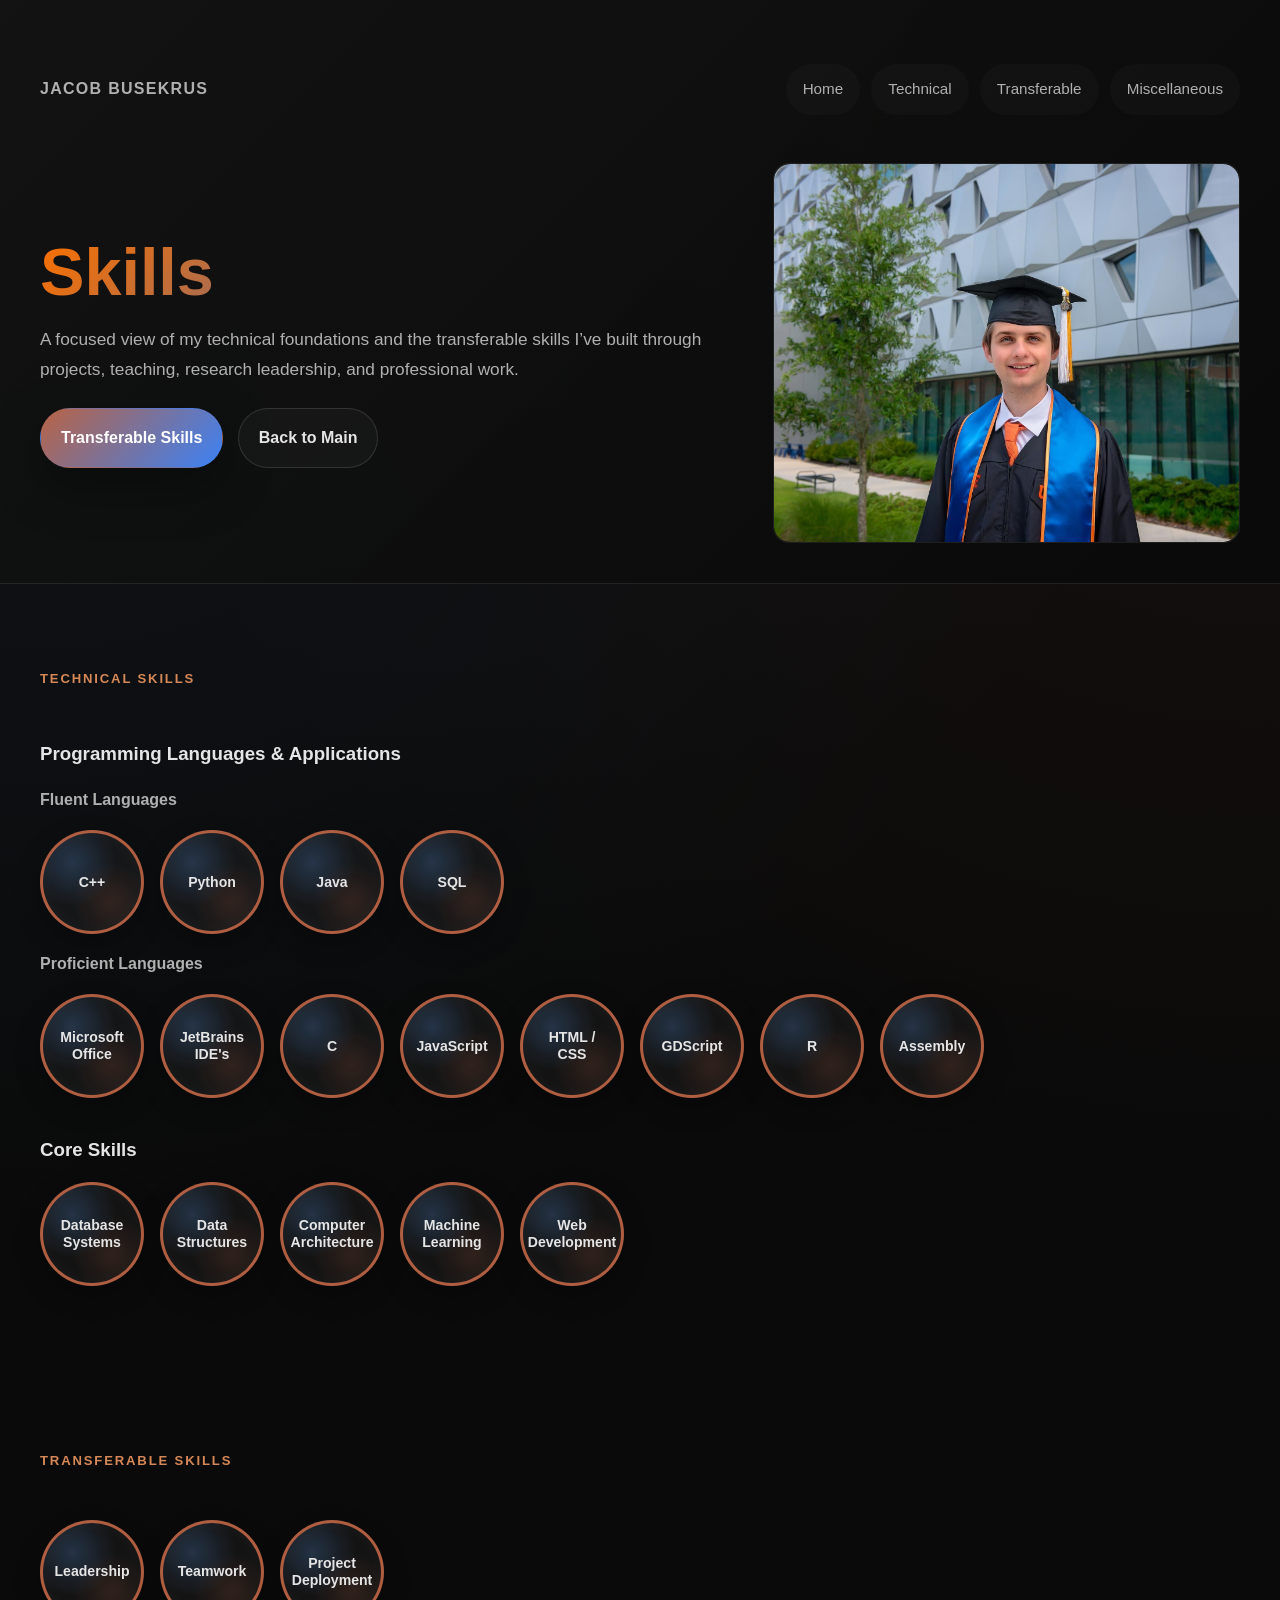
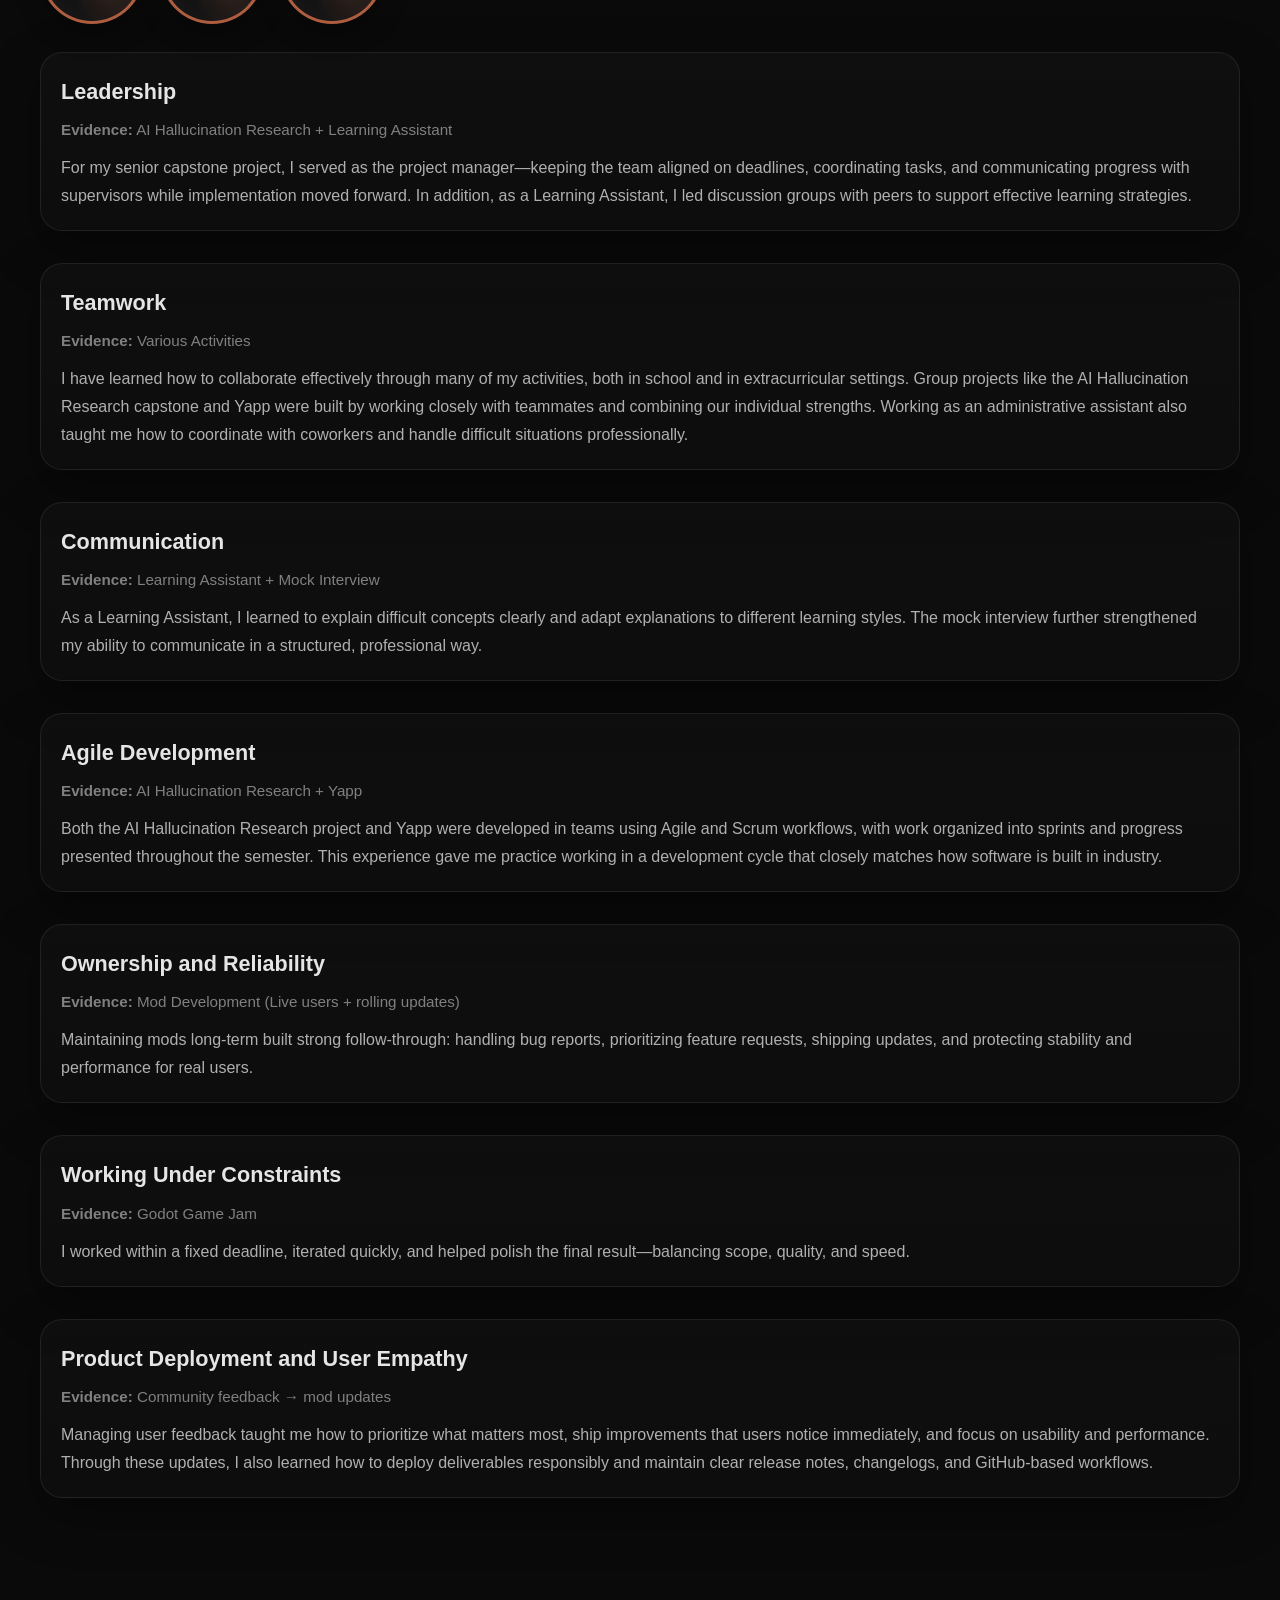
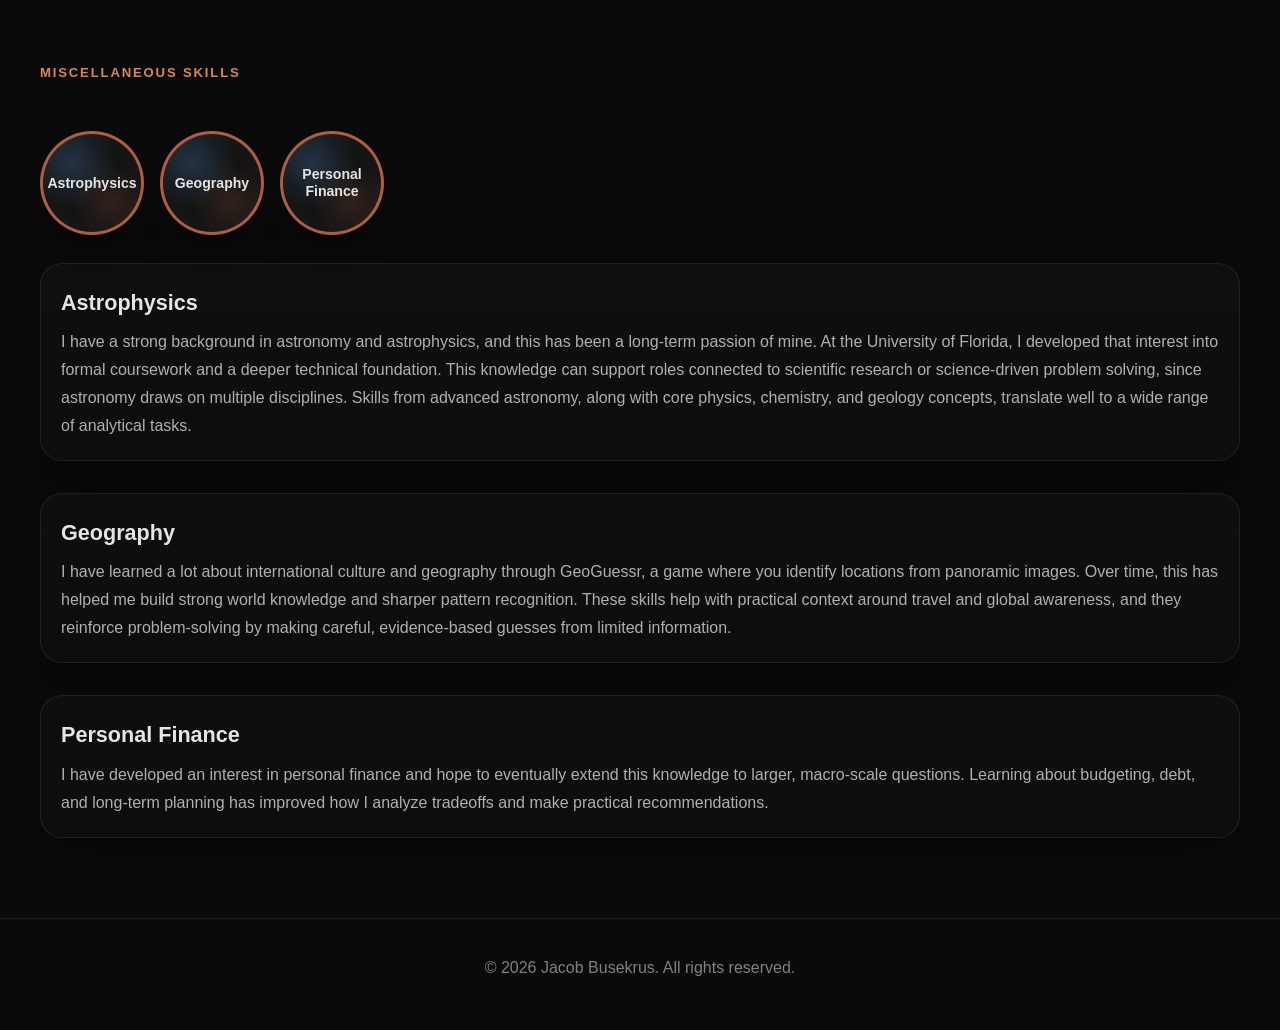
<file: skills.html>
<!DOCTYPE html>
<html lang="en">
<head>
    <meta charset="UTF-8" />
    <meta name="viewport" content="width=device-width, initial-scale=1.0" />
    <title>Jacob Busekrus | Skills</title>
    <link rel="stylesheet" href="main.css" />
    <script src="webScript.js" defer></script>
</head>

<body class="skills-page">
<header id="top">
    <div class="container hero" style="padding-bottom: 2.5rem;">
        <div class="topbar">
            <div class="brand">Jacob Busekrus</div>
            <nav class="nav">
                <a href="index.html">Home</a>
                <a href="#technical">Technical</a>
                <a href="#transferable">Transferable</a>
                <a href="#miscellaneous">Miscellaneous</a>
            </nav>
        </div>

        <div class="hero-grid">
            <div class="hero-copy fade">
                <h1>Skills</h1>
                <p>
                    A focused view of my technical foundations and the transferable skills I’ve built through
                    projects, teaching, research leadership, and professional work.
                </p>
                <div class="actions">
                    <a class="btn primary" href="#transferable">Transferable Skills</a>
                    <a class="btn secondary" href="index.html">Back to Main</a>
                </div>
            </div>

            <div class="media image-only fade" style="min-height:360px">
                <img src="images/Headshot.jpg" alt="Headshot" />
            </div>
        </div>
    </div>
</header>

<main>
    <section class="section" id="technical">
        <div class="container">
            <div class="section-header fade">
                <span class="eyebrow">Technical Skills</span>
            </div>

            <div class="skills-wrap">
                <div class="fade">
                    <h3 style="margin-bottom:1rem">Programming Languages & Applications</h3>
                    <h4 style="margin-bottom:1rem">Fluent Languages</h4>
                    <div class="skills-list" style="margin-bottom:1rem">
                        <div class="skill-orb">C++</div>
                        <div class="skill-orb">Python</div>
                        <div class="skill-orb">Java</div>
                        <div class="skill-orb">SQL</div>
                    </div>
                    <h4 style="margin-bottom:1rem">Proficient Languages</h4>
                    <div class="skills-list">
                        <div class="skill-orb">Microsoft Office</div>
                        <div class="skill-orb">JetBrains IDE's</div>
                        <div class="skill-orb">C</div>
                        <div class="skill-orb">JavaScript</div>
                        <div class="skill-orb">HTML / CSS</div>
                        <div class="skill-orb">GDScript</div>
                        <div class="skill-orb">R</div>
                        <div class="skill-orb">Assembly</div>
                    </div>
                </div>

                <div class="fade">
                    <h3 style="margin-bottom:1rem">Core Skills</h3>
                    <div class="skills-list">
                        <div class="skill-orb">Database Systems</div>
                        <div class="skill-orb">Data Structures</div>
                        <div class="skill-orb">Computer Architecture</div>
                        <div class="skill-orb">Machine Learning</div>
                        <div class="skill-orb">Web Development</div>
                    </div>
                </div>
            </div>
        </div>
    </section>

    <section class="section" id="transferable">
        <div class="container">
            <div class="section-header fade">
                <span class="eyebrow">Transferable Skills</span>
            </div>

            <div class="skills-wrap">
                <div class="fade">
                    <div class="skills-list">
                        <div class="skill-orb">Leadership</div>
                        <div class="skill-orb">Teamwork</div>
                        <div class="skill-orb">Project Deployment</div>
                    </div>
                </div>
            </div>

            <br>

            <!-- List-style: stacked cards -->
            <div class="split-list">
                <article class="project-card fade" style="max-width: 100%;">
                    <h3>Leadership</h3>
                    <div class="meta"><strong>Evidence:</strong> AI Hallucination Research + Learning Assistant</div>
                    <p style="color: var(--text2);">
                        For my senior capstone project, I served as the project manager—keeping the team aligned on deadlines,
                        coordinating tasks, and communicating progress with supervisors while implementation moved forward.
                        In addition, as a Learning Assistant, I led discussion groups with peers to support effective learning
                        strategies.
                    </p>
                </article>

                <article class="project-card fade" style="max-width: 100%;">
                    <h3>Teamwork</h3>
                    <div class="meta"><strong>Evidence:</strong> Various Activities</div>
                    <p style="color: var(--text2);">
                        I have learned how to collaborate effectively through many of my activities, both in school and in
                        extracurricular settings. Group projects like the AI Hallucination Research capstone and Yapp were built
                        by working closely with teammates and combining our individual strengths. Working as an administrative
                        assistant also taught me how to coordinate with coworkers and handle difficult situations professionally.
                    </p>
                </article>

                <article class="project-card fade" style="max-width: 100%;">
                    <h3>Communication</h3>
                    <div class="meta"><strong>Evidence:</strong> Learning Assistant + Mock Interview</div>
                    <p style="color: var(--text2);">
                        As a Learning Assistant, I learned to explain difficult concepts clearly and adapt explanations to different
                        learning styles. The mock interview further strengthened my ability to communicate in a structured,
                        professional way.
                    </p>
                </article>

                <article class="project-card fade" style="max-width: 100%;">
                    <h3>Agile Development</h3>
                    <div class="meta"><strong>Evidence:</strong> AI Hallucination Research + Yapp </div>
                    <p style="color: var(--text2);">
                        Both the AI Hallucination Research project and Yapp were developed in teams using Agile and Scrum workflows,
                        with work organized into sprints and progress presented throughout the semester. This experience gave me
                        practice working in a development cycle that closely matches how software is built in industry.
                    </p>
                </article>

                <article class="project-card fade" style="max-width: 100%;">
                    <h3>Ownership and Reliability</h3>
                    <div class="meta"><strong>Evidence:</strong> Mod Development (Live users + rolling updates)</div>
                    <p style="color: var(--text2);">
                        Maintaining mods long-term built strong follow-through: handling bug reports, prioritizing feature requests,
                        shipping updates, and protecting stability and performance for real users.
                    </p>
                </article>

                <article class="project-card fade" style="max-width: 100%;">
                    <h3>Working Under Constraints</h3>
                    <div class="meta"><strong>Evidence:</strong> Godot Game Jam</div>
                    <p style="color: var(--text2);">
                        I worked within a fixed deadline, iterated quickly, and helped polish the final result—balancing scope,
                        quality, and speed.
                    </p>
                </article>

                <article class="project-card fade" style="max-width: 100%;">
                    <h3>Product Deployment and User Empathy</h3>
                    <div class="meta"><strong>Evidence:</strong> Community feedback → mod updates</div>
                    <p style="color: var(--text2);">
                        Managing user feedback taught me how to prioritize what matters most, ship improvements that users notice
                        immediately, and focus on usability and performance. Through these updates, I also learned how to deploy
                        deliverables responsibly and maintain clear release notes, changelogs, and GitHub-based workflows.
                    </p>
                </article>
            </div>
        </div>
    </section>

    <section class="section" id="miscellaneous">
        <div class="container">
            <div class="section-header fade">
                <span class="eyebrow">Miscellaneous Skills</span>
            </div>

            <div class="skills-wrap">
                <div class="fade">
                    <div class="skills-list">
                        <div class="skill-orb">Astrophysics</div>
                        <div class="skill-orb">Geography</div>
                        <div class="skill-orb">Personal Finance</div>
                    </div>
                </div>
            </div>

            <br>

            <!-- List-style: stacked cards -->
            <div class="split-list">
                <article class="project-card fade" style="max-width: 100%;">
                    <h3>Astrophysics</h3>
                    <p style="color: var(--text2);">
                        I have a strong background in astronomy and astrophysics, and this has been a long-term passion of mine.
                        At the University of Florida, I developed that interest into formal coursework and a deeper technical
                        foundation. This knowledge can support roles connected to scientific research or science-driven problem
                        solving, since astronomy draws on multiple disciplines. Skills from advanced astronomy, along with core
                        physics, chemistry, and geology concepts, translate well to a wide range of analytical tasks.
                    </p>
                </article>

                <article class="project-card fade" style="max-width: 100%;">
                    <h3>Geography</h3>
                    <p style="color: var(--text2);">
                        I have learned a lot about international culture and geography through GeoGuessr, a game where you identify
                        locations from panoramic images. Over time, this has helped me build strong world knowledge and sharper
                        pattern recognition. These skills help with practical context around travel and global awareness, and they
                        reinforce problem-solving by making careful, evidence-based guesses from limited information.
                    </p>
                </article>

                <article class="project-card fade" style="max-width: 100%;">
                    <h3>Personal Finance</h3>
                    <p style="color: var(--text2);">
                        I have developed an interest in personal finance and hope to eventually extend this knowledge to larger,
                        macro-scale questions. Learning about budgeting, debt, and long-term planning has improved how I analyze
                        tradeoffs and make practical recommendations.
                    </p>
                </article>
            </div>
        </div>
    </section>
</main>

<footer>
    <div class="container"><p>&copy; 2026 Jacob Busekrus. All rights reserved.</p></div>
</footer>
</body>
</html>
</file>
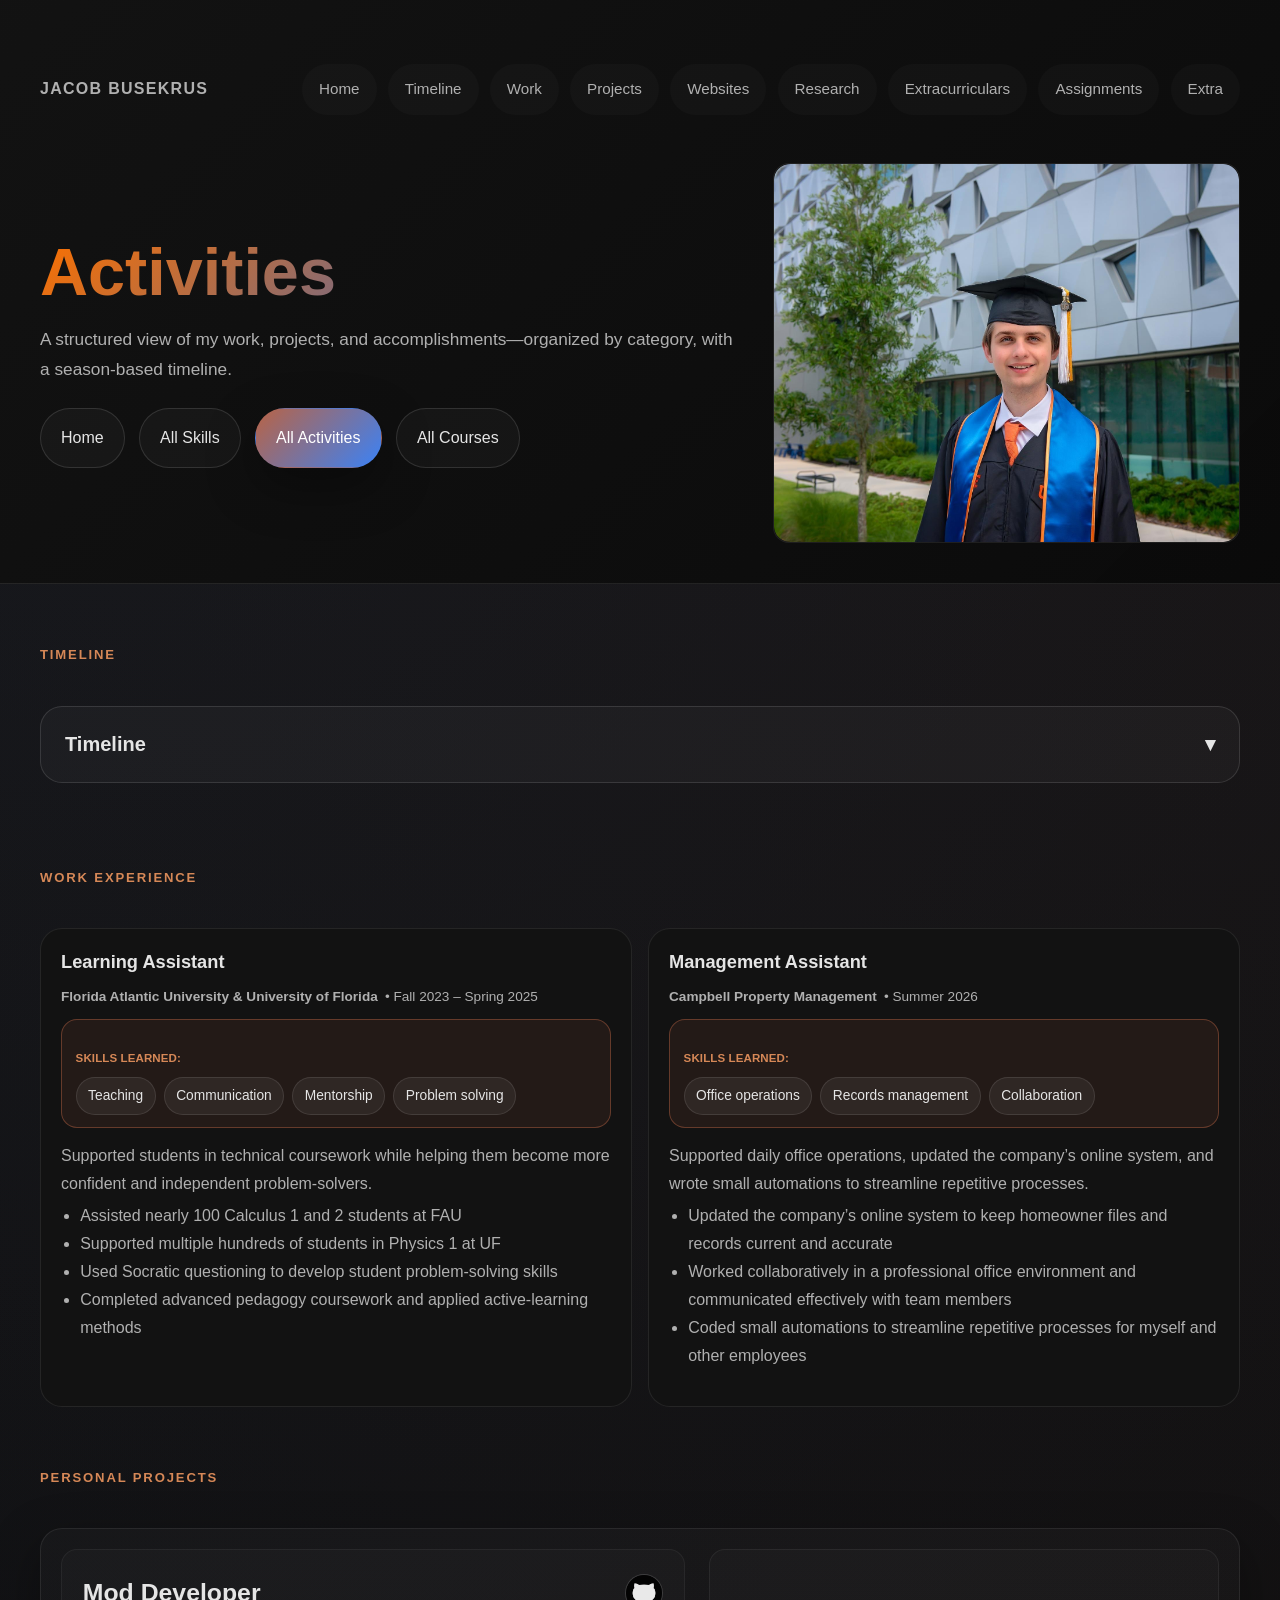
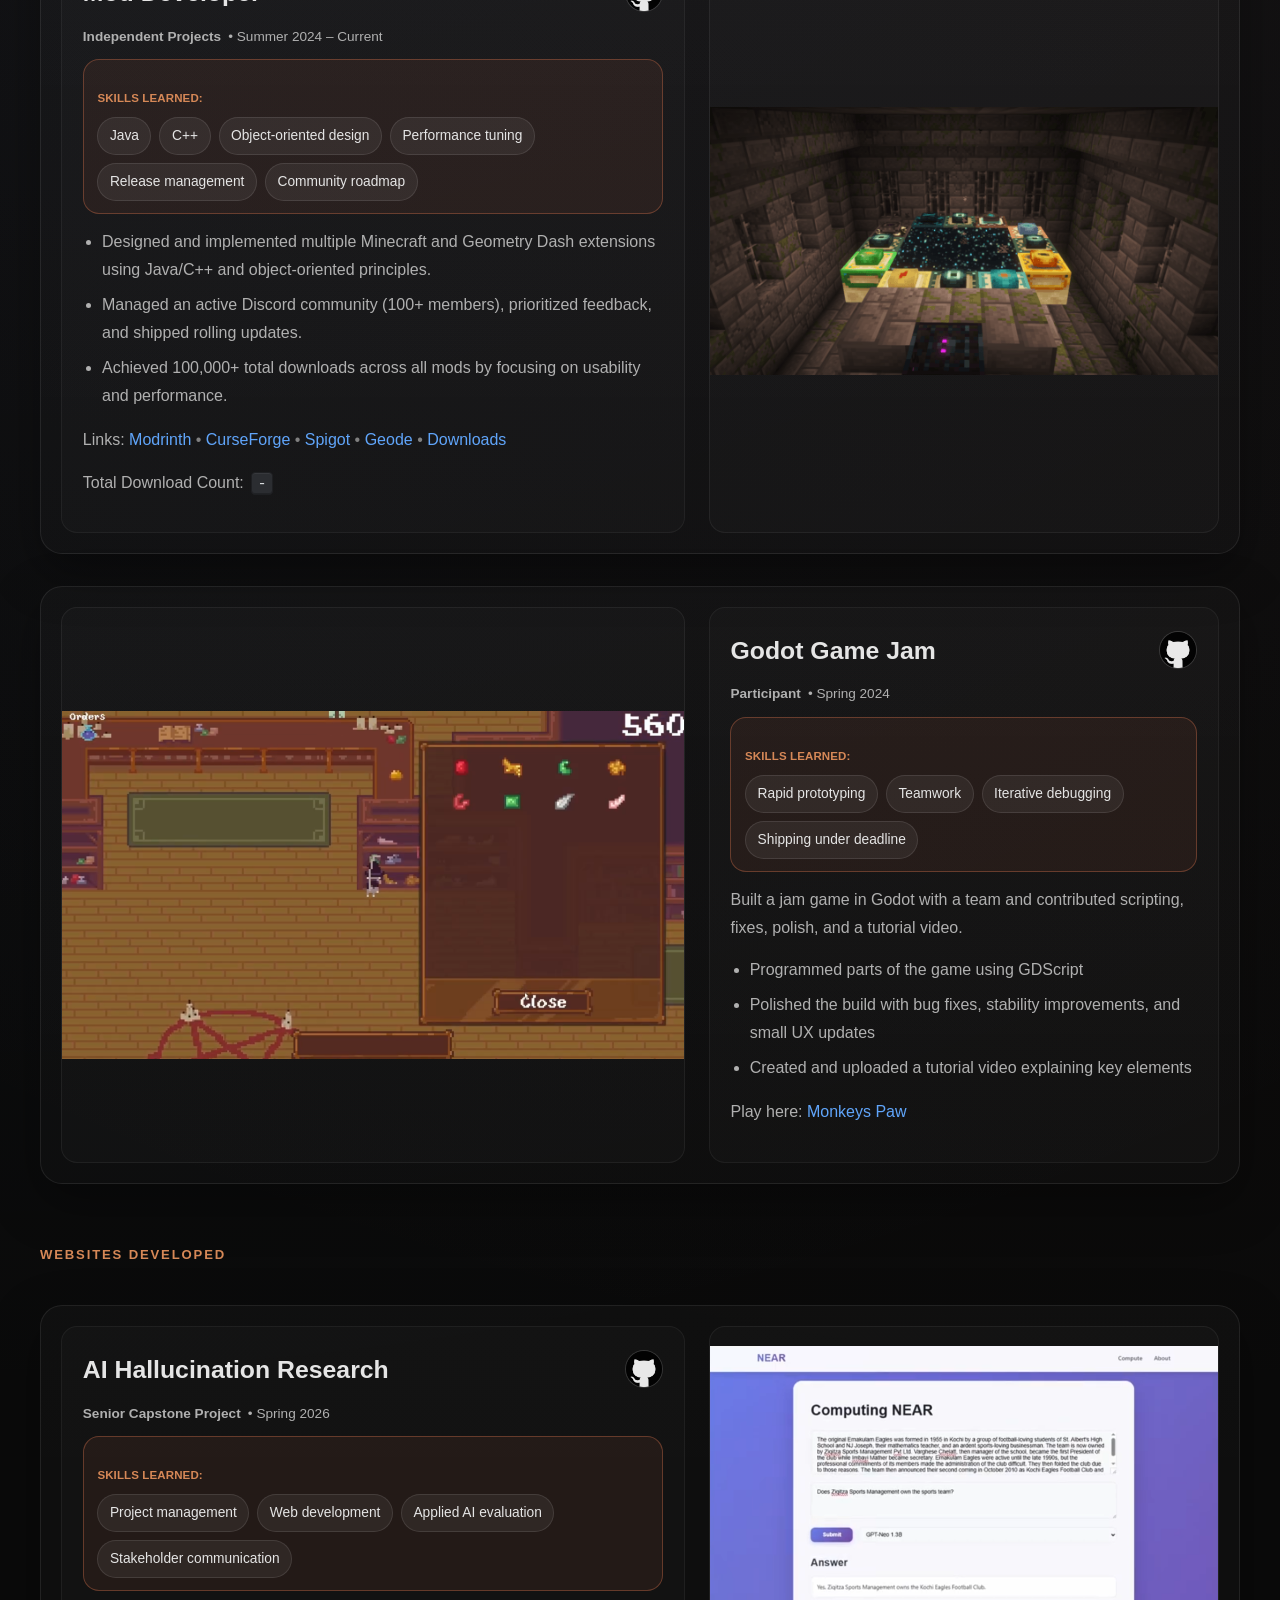
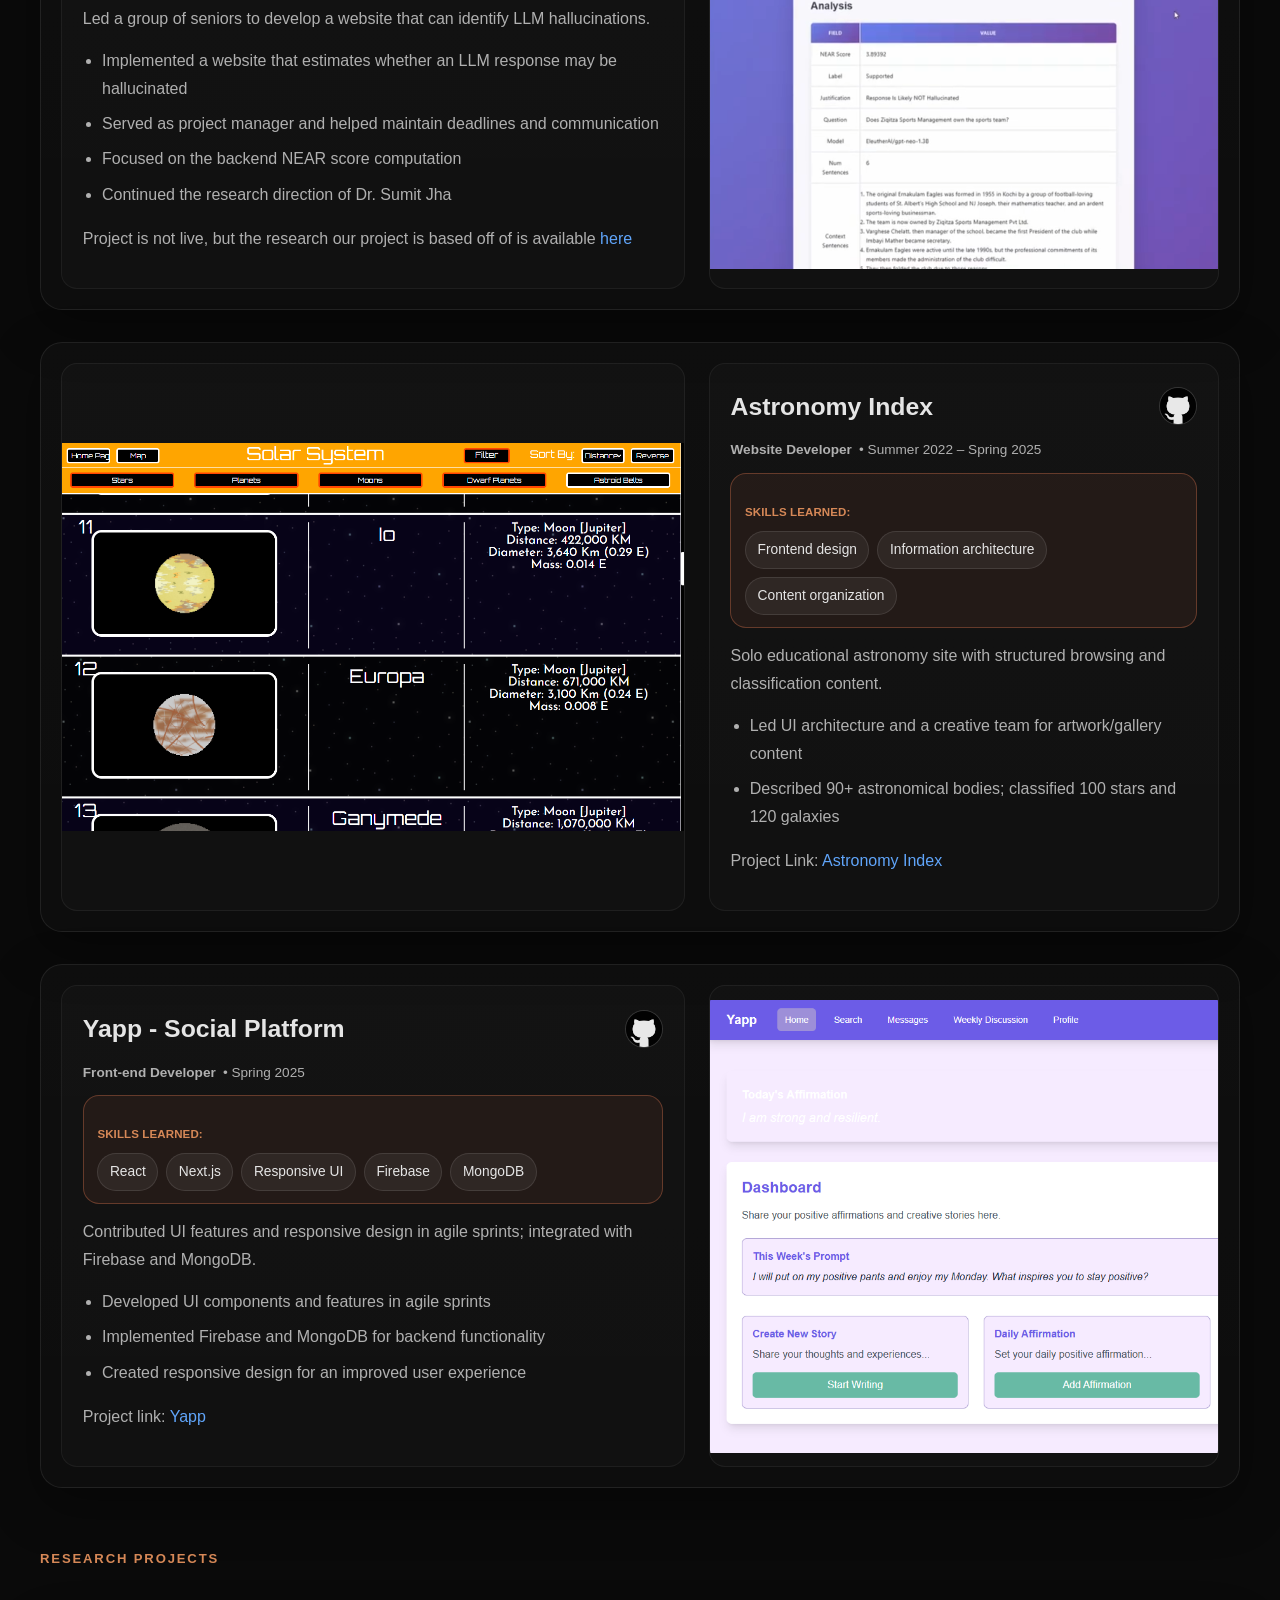
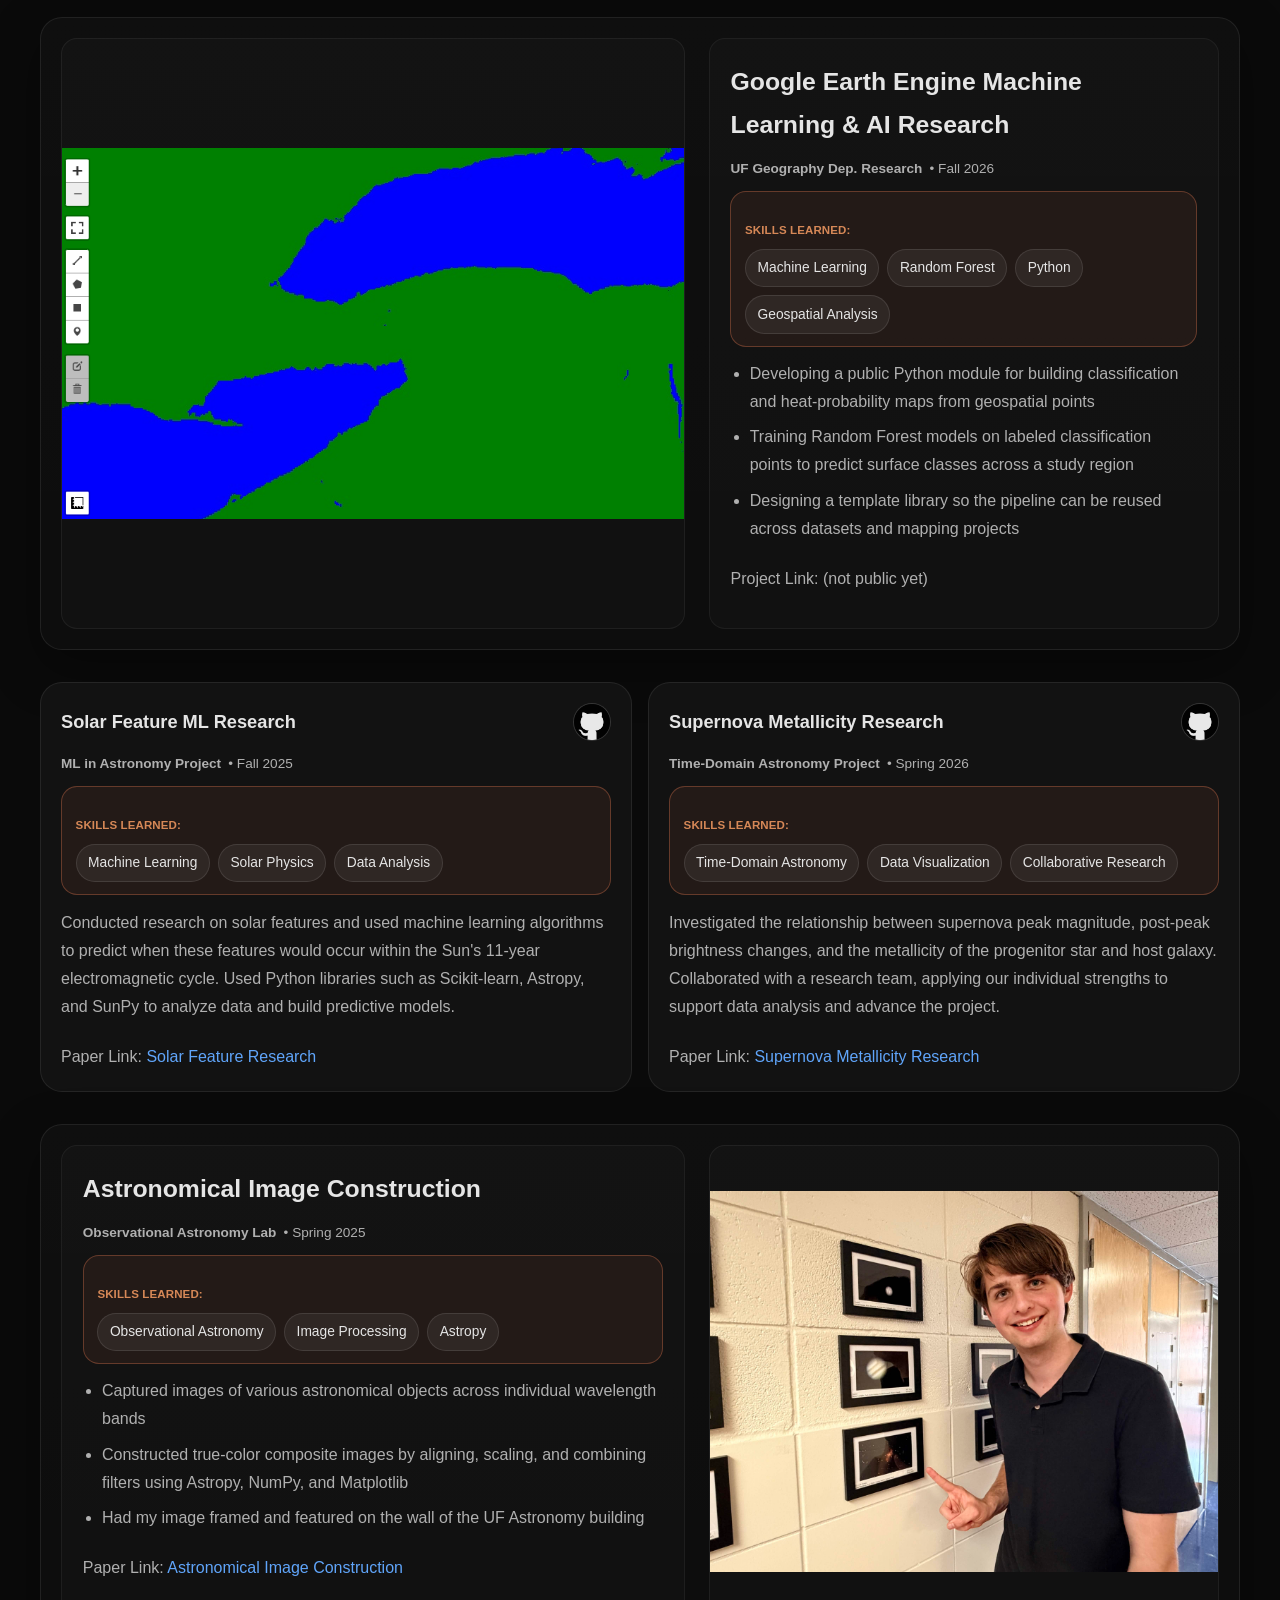
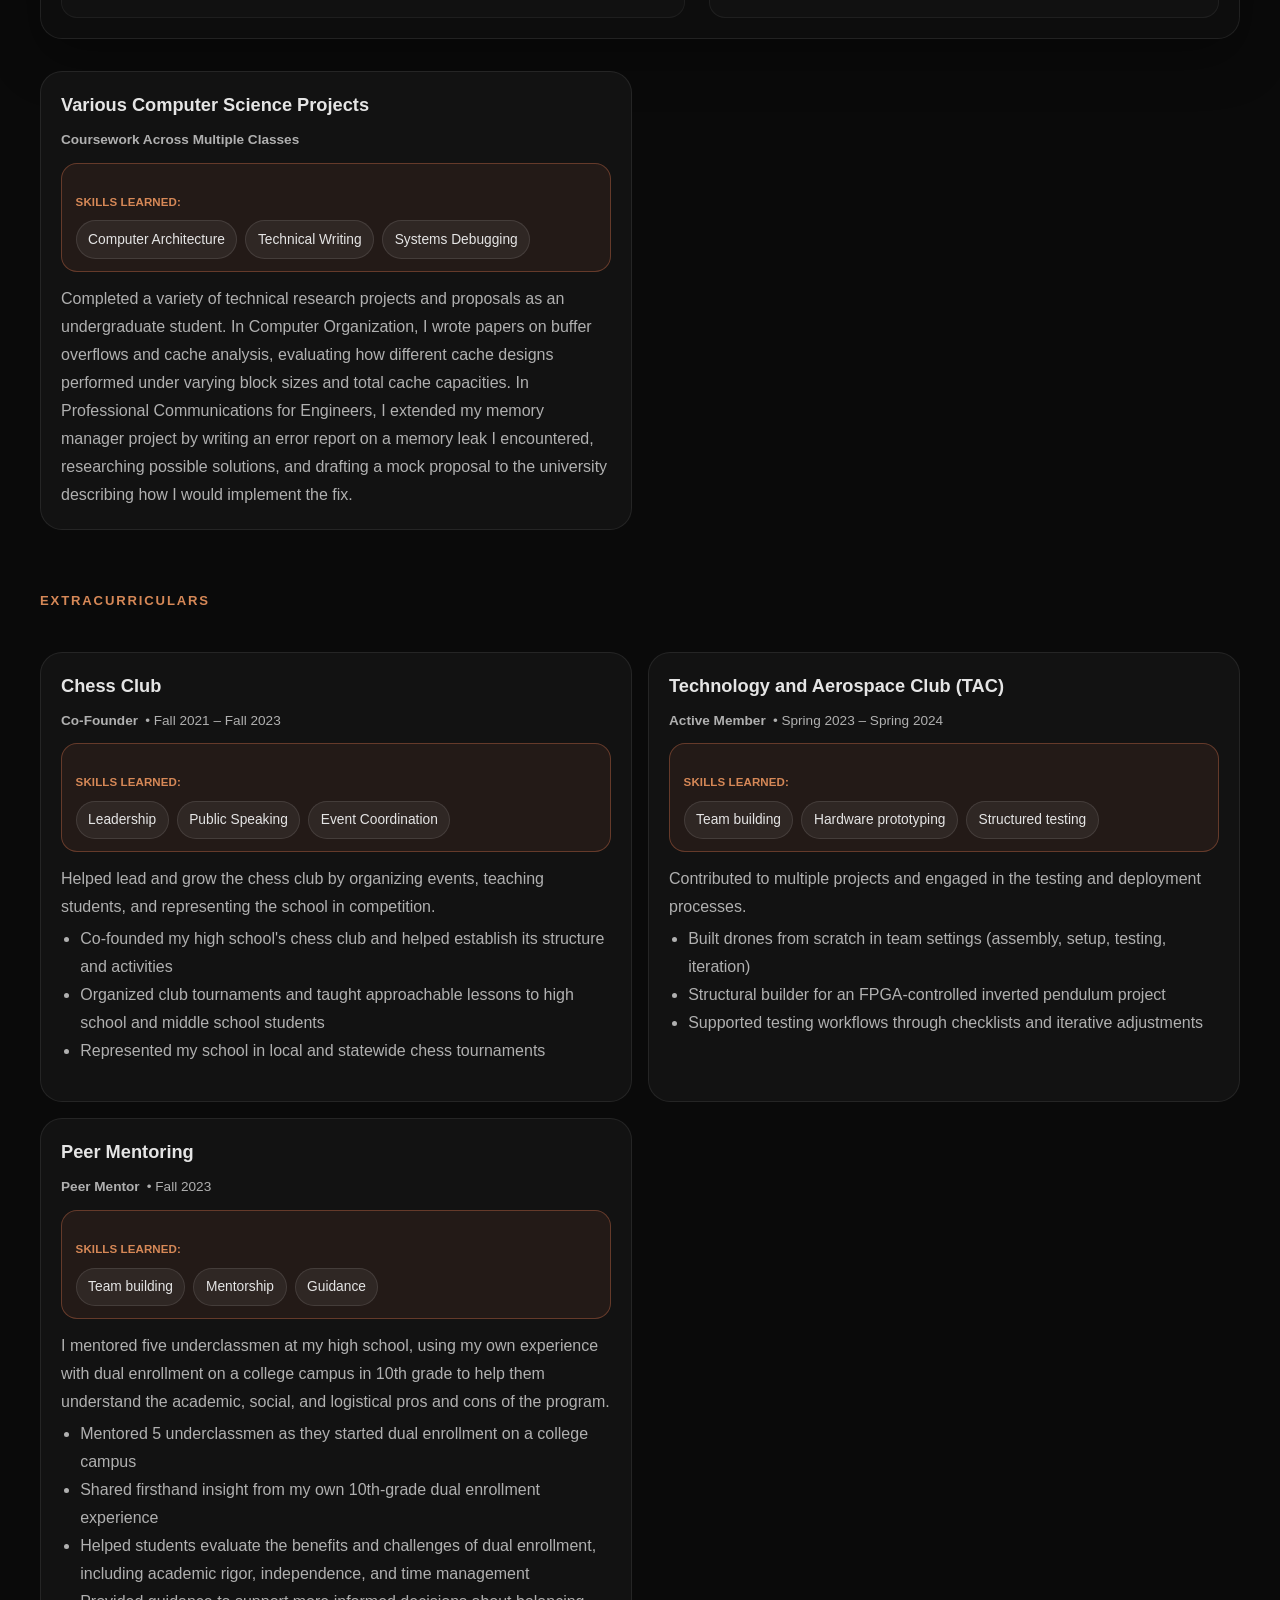
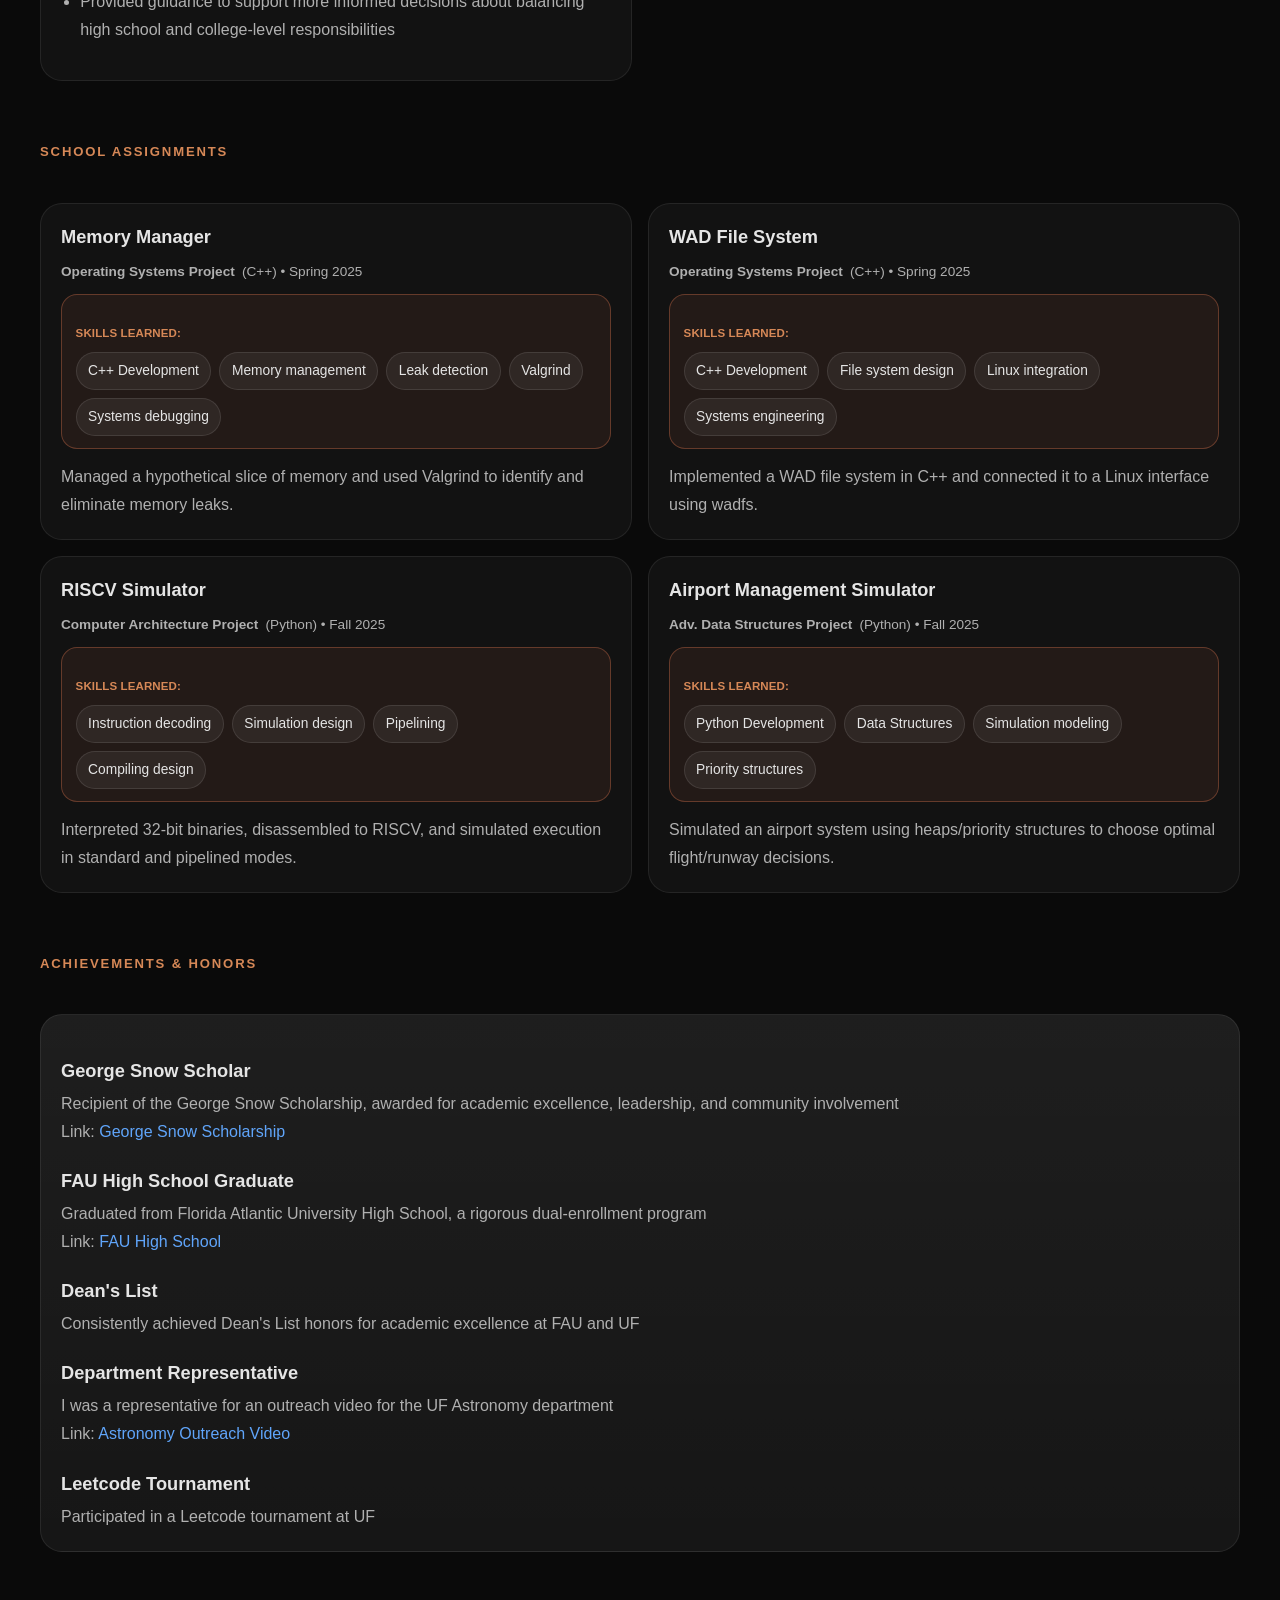
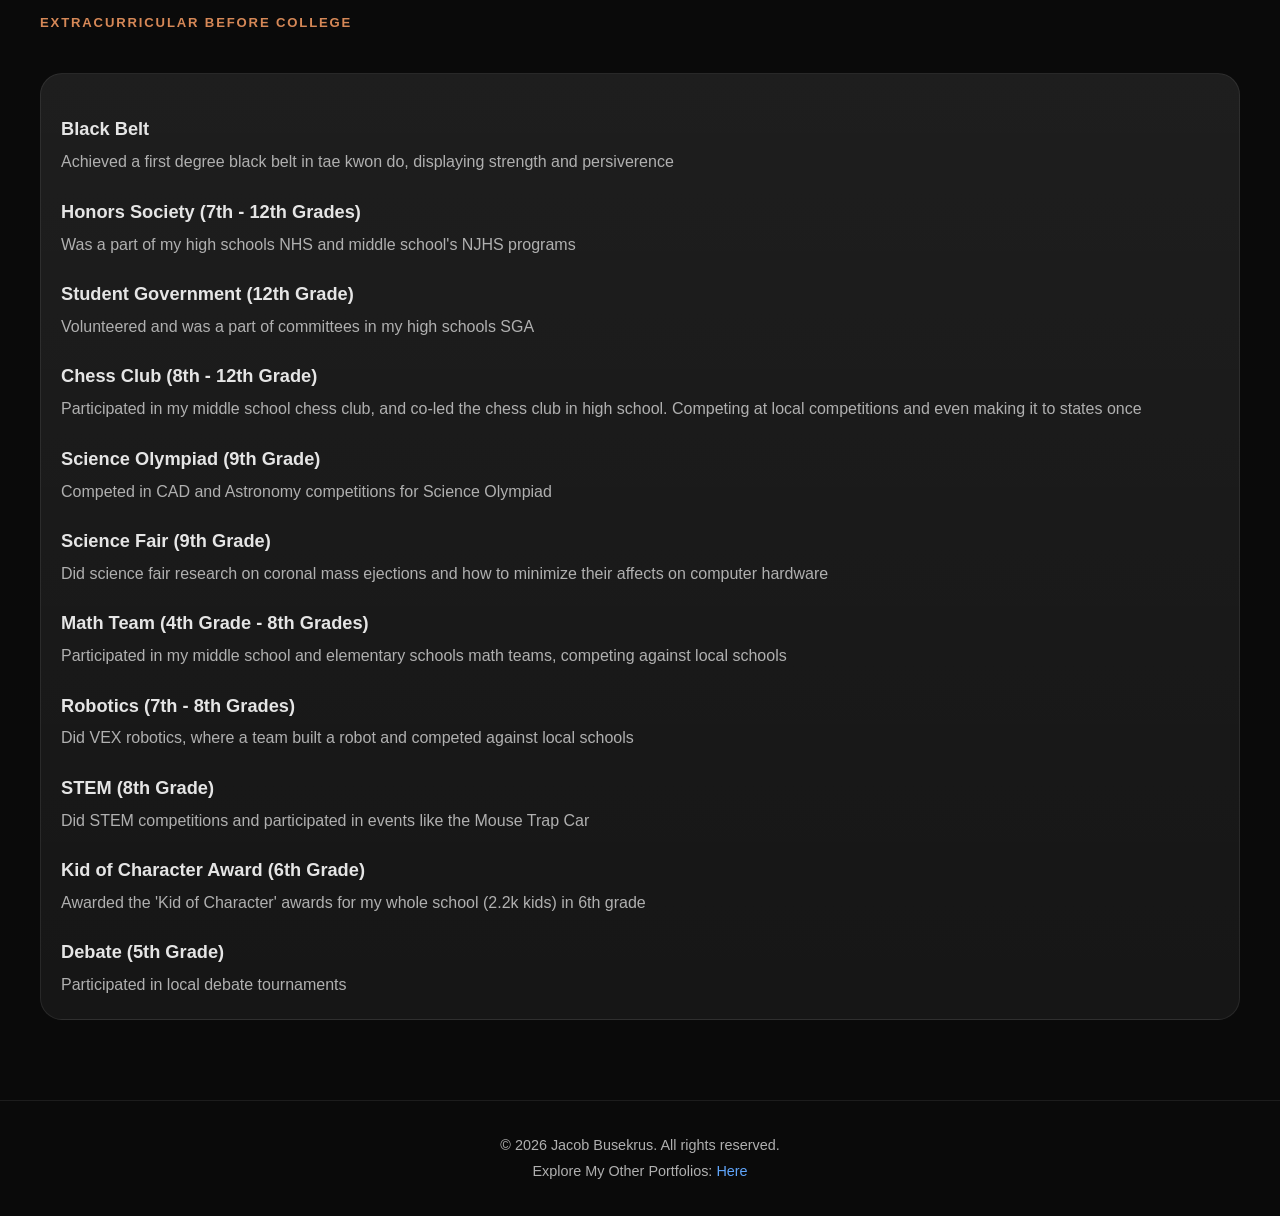
<file: College/activities.html>
<!DOCTYPE html>
<html lang="en">
<head>
    <meta charset="UTF-8" />
    <meta name="viewport" content="width=device-width, initial-scale=1.0" />
    <title>Jacob Busekrus | Activities</title>
    <link rel="stylesheet" href="main.css"/>
    <script src="javascript/webScript.js" defer></script>
    <script src="javascript/mod_downloads.js" defer></script>
    <script src="javascript/timeline_toggle.js" defer></script>
</head>

<body class="activities-page">
<header id="top">
    <div class="container hero" style="padding-bottom: 2.5rem;">
        <div class="topbar">
            <div class="brand">Jacob Busekrus</div>
            <nav class="nav">
                <a href="index.html">Home</a>
                <a href="#timeline">Timeline</a>
                <a href="#work">Work</a>
                <a href="#projects">Projects</a>
                <a href="#websites">Websites</a>
                <a href="#research">Research</a>
                <a href="#extracurriculars">Extracurriculars</a>
                <a href="#assignments">Assignments</a>
                <a href="#honors">Extra</a>
            </nav>
        </div>

        <div class="hero-grid">
            <div class="hero-copy fade">
                <h1>Activities</h1>
                <p>
                    A structured view of my work, projects, and accomplishments—organized by category,
                    with a season-based timeline.
                </p>

                <div class="actions">
                    <a class="btn secondary" href="index.html">Home</a>
                    <a class="btn secondary" href="skills.html">All Skills</a>
                    <a class="btn primary" href="activities.html">All Activities</a>
                    <a class="btn secondary" href="courses.html">All Courses</a>
                </div>
            </div>

            <div class="media image-only fade" style="min-height:360px">
                <img src="images/Headshot.jpg" alt="Headshot" />
            </div>
        </div>
    </div>
</header>

<main>
    <section class="section" id="timeline">
        <div class="container">
            <div class="section-header fade visible">
                <span class="eyebrow">Timeline</span>
            </div>

            <div class="timeline fade" hidden>
                <div class="tl-item tl-edu">
                    <div class="tl-dot"></div>
                    <div class="tl-card">
                        <div class="tl-time">Fall 2021</div>
                        <div class="tl-title">Began College Full Time</div>
                        <div class="tl-sub">Dual Enrollment Through Florida Atlantic University</div>
                    </div>
                </div>

                <div class="tl-item tl-act">
                    <div class="tl-dot"></div>
                    <div class="tl-card">
                        <div class="tl-time">Fall 2021 - Fall 2023</div>
                        <div class="tl-title">Chess Club</div>
                        <div class="tl-sub">Extracurricular Club</div>
                    </div>
                </div>

                <div class="tl-item tl-act">
                    <div class="tl-dot"></div>
                    <div class="tl-card">
                        <div class="tl-time">Summer 2022 - Spring 2025</div>
                        <div class="tl-title">Astronomy Index</div>
                        <div class="tl-sub">Personal Project</div>
                    </div>
                </div>

                <div class="tl-item tl-act">
                    <div class="tl-dot"></div>
                    <div class="tl-card">
                        <div class="tl-time">Spring 2023 - Spring 2024</div>
                        <div class="tl-title">Technology & Aerospace Club</div>
                        <div class="tl-sub">Extracurricular Club</div>
                    </div>
                </div>

                <div class="tl-item tl-act">
                    <div class="tl-dot"></div>
                    <div class="tl-card">
                        <div class="tl-time">Fall 2023</div>
                        <div class="tl-title">Peer Mentor</div>
                        <div class="tl-sub">Mentoring Opportunity</div>
                    </div>
                </div>

                <div class="tl-item tl-act">
                    <div class="tl-dot"></div>
                    <div class="tl-card">
                        <div class="tl-time">Fall 2023 - Spring 2025</div>
                        <div class="tl-title">Learning Assistant</div>
                        <div class="tl-sub">Work Experience</div>
                    </div>
                </div>

                <div class="tl-item tl-act">
                    <div class="tl-dot"></div>
                    <div class="tl-card">
                        <div class="tl-time">Spring 2024</div>
                        <div class="tl-title">Godot Game Jam</div>
                        <div class="tl-sub">Personal Project</div>
                    </div>
                </div>

                <div class="tl-item tl-edu">
                    <div class="tl-dot"></div>
                    <div class="tl-card">
                        <div class="tl-time">Spring 2024</div>
                        <div class="tl-title">High School Diploma</div>
                        <div class="tl-sub">Florida Atlantic University High School</div>
                    </div>
                </div>

                <div class="tl-item tl-act">
                    <div class="tl-dot"></div>
                    <div class="tl-card">
                        <div class="tl-time">Summer 2024 - Current</div>
                        <div class="tl-title">Mod Developer</div>
                        <div class="tl-sub">Personal Project</div>
                    </div>
                </div>

                <div class="tl-item tl-act">
                    <div class="tl-dot"></div>
                    <div class="tl-card">
                        <div class="tl-time">Spring 2025</div>
                        <div class="tl-title">Yapp</div>
                        <div class="tl-sub">Website Developed</div>
                    </div>
                </div>

                <div class="tl-item tl-act">
                    <div class="tl-dot"></div>
                    <div class="tl-card">
                        <div class="tl-time">Spring 2026 – Present</div>
                        <div class="tl-title">AI Hallucination Research</div>
                        <div class="tl-sub">Capstone Website</div>
                    </div>
                </div>

                <div class="tl-item tl-edu">
                    <div class="tl-dot"></div>
                    <div class="tl-card">
                        <div class="tl-time">Spring 2026</div>
                        <div class="tl-title">BS Computer Science + BA Astronomy</div>
                        <div class="tl-sub">University of Florida</div>
                    </div>
                </div>

                <div class="tl-item tl-act">
                    <div class="tl-dot"></div>
                    <div class="tl-card">
                        <div class="tl-time">Summer 2026</div>
                        <div class="tl-title">Management Assistant</div>
                        <div class="tl-sub">Work Experience</div>
                    </div>
                </div>

                <div class="tl-item tl-act">
                    <div class="tl-dot"></div>
                    <div class="tl-card">
                        <div class="tl-time">Fall 2026</div>
                        <div class="tl-title">Google Earth Engine Research</div>
                        <div class="tl-sub">Research</div>
                    </div>
                </div>

                <div class="tl-item tl-edu">
                    <div class="tl-dot"></div>
                    <div class="tl-card">
                        <div class="tl-time">Spring 2027</div>
                        <div class="tl-title">MS Computer Science</div>
                        <div class="tl-sub">University of Florida</div>
                    </div>
                </div>
            </div>
        </div>
    </section>

    <section class="section" id="work">
        <div class="container">
            <div class="section-header fade">
                <span class="eyebrow">Work Experience</span>
            </div>

            <div class="projects-grid">
                <article class="project-card fade">
                    <h3>Learning Assistant</h3>
                    <div class="meta"><strong>Florida Atlantic University & University of Florida</strong> • Fall 2023 – Spring 2025</div>
                    <div class="skills-inline">
                        <span class="label">Skills Learned:</span>
                        <div class="chips">
                            <span class="chip">Teaching</span>
                            <span class="chip">Communication</span>
                            <span class="chip">Mentorship</span>
                            <span class="chip">Problem solving</span>
                        </div>
                    </div>
                    <p>Supported students in technical coursework while helping them become more confident and independent problem-solvers.</p>
                    <ul class="project-content">
                        <li>Assisted nearly 100 Calculus 1 and 2 students at FAU</li>
                        <li>Supported multiple hundreds of students in Physics 1 at UF</li>
                        <li>Used Socratic questioning to develop student problem-solving skills</li>
                        <li>Completed advanced pedagogy coursework and applied active-learning methods</li>
                    </ul>
                </article>

                <article class="project-card fade">
                    <h3>Management Assistant</h3>
                    <div class="meta"><strong>Campbell Property Management</strong> • Summer 2026</div>
                    <div class="skills-inline">
                        <span class="label">Skills Learned:</span>
                        <div class="chips">
                            <span class="chip">Office operations</span>
                            <span class="chip">Records management</span>
                            <span class="chip">Collaboration</span>
                        </div>
                    </div>
                    <p>Supported daily office operations, updated the company’s online system, and wrote small automations to streamline repetitive processes.</p>
                    <ul class="project-content">
                        <li>Updated the company’s online system to keep homeowner files and records current and accurate</li>
                        <li>Worked collaboratively in a professional office environment and communicated effectively with team members</li>
                        <li>Coded small automations to streamline repetitive processes for myself and other employees</li>
                    </ul>
                </article>
            </div>
        </div>
    </section>

    <section class="section" id="projects">
        <div class="container">
            <div class="section-header fade">
                <span class="eyebrow">Personal Projects</span>
            </div>

            <div class="split-list">
                <article class="split fade">
                    <div class="content">
                        <div class="activity-title-row">
                            <h3>Mod Developer</h3>
                            <a class="gh-btn" href="https://github.com/stars/UY-scuti73/lists/bowsers-mods" target="_blank" rel="noopener noreferrer" aria-label="GitHub repository">
                                <img class="gh-img" src="images/GithubLogo.png" alt="GitHub" />
                            </a>
                        </div>
                        <div class="meta"><strong>Independent Projects</strong> • Summer 2024 – Current</div>
                        <div class="skills-inline">
                            <span class="label">Skills Learned:</span>
                            <div class="chips">
                                <span class="chip">Java</span>
                                <span class="chip">C++</span>
                                <span class="chip">Object-oriented design</span>
                                <span class="chip">Performance tuning</span>
                                <span class="chip">Release management</span>
                                <span class="chip">Community roadmap</span>
                            </div>
                        </div>
                        <ul>
                            <li>Designed and implemented multiple Minecraft and Geometry Dash extensions using Java/C++ and object‑oriented principles.</li>
                            <li>Managed an active Discord community (100+ members), prioritized feedback, and shipped rolling updates.</li>
                            <li>Achieved 100,000+ total downloads across all mods by focusing on usability and performance.</li>
                        </ul>

                        <p style="margin-top:.6rem;color:var(--text2)">
                            Links:
                            <a href="https://modrinth.com/user/Bowser_The_Boss" target="_blank" rel="noopener noreferrer">Modrinth</a>
                            <span style="color:var(--muted)"> • </span>
                            <a href="https://www.curseforge.com/members/bowser_the_boss/projects" target="_blank" rel="noopener noreferrer">CurseForge</a>
                            <span style="color:var(--muted)"> • </span>
                            <a href="https://www.spigotmc.org/members/bowser_the_boss.1064717/" target="_blank" rel="noopener noreferrer">Spigot</a>
                            <span style="color:var(--muted)"> • </span>
                            <a href="https://geode-sdk.org/mods?developer=UY-scuti73" target="_blank" rel="noopener noreferrer">Geode</a>
                            <span style="color:var(--muted)"> • </span>
                            <a href="https://moddownloads.onrender.com/" target="_blank" rel="noopener noreferrer">Downloads</a>
                        </p>
                        <p>Total Download Count: <a href="https://moddownloads.onrender.com/" target="_blank" rel="noopener noreferrer"><span class="inline-code" id="total-download-count">-</span></a></p>
                    </div>

                    <div class="media image-only">
                        <img src="images/Modding.png" alt="Mod developer" />
                    </div>
                </article>

                <article class="split reverse fade">
                    <div class="content">
                        <div class="activity-title-row">
                            <h3>Godot Game Jam</h3>
                            <a class="gh-btn" href="https://github.com/Tarnest/witch-cooking-game" target="_blank" rel="noopener noreferrer" aria-label="GitHub repository">
                                <img class="gh-img" src="images/GithubLogo.png" alt="GitHub" />
                            </a>
                        </div>
                        <div class="meta"><strong>Participant</strong> • Spring 2024</div>
                        <div class="skills-inline">
                            <span class="label">Skills Learned:</span>
                            <div class="chips">
                                <span class="chip">Rapid prototyping</span>
                                <span class="chip">Teamwork</span>
                                <span class="chip">Iterative debugging</span>
                                <span class="chip">Shipping under deadline</span>
                            </div>
                        </div>
                        <p>Built a jam game in Godot with a team and contributed scripting, fixes, polish, and a tutorial video.</p>
                        <ul>
                            <li>Programmed parts of the game using GDScript</li>
                            <li>Polished the build with bug fixes, stability improvements, and small UX updates</li>
                            <li>Created and uploaded a tutorial video explaining key elements</li>
                        </ul>
                        <p>Play here: <a href="https://tarnest.itch.io/the-monkeys-paw-finished" target="_blank" rel="noopener noreferrer">Monkeys Paw</a></p>
                    </div>

                    <div class="media image-only">
                        <img src="images/MonkeysPaw.png" alt="Godot Game Jam" />
                    </div>
                </article>
            </div>
        </div>
    </section>

    <section class="section" id="websites">
        <div class="container">
            <div class="section-header fade">
                <span class="eyebrow">Websites Developed</span>
            </div>

            <div class="split-list">
                <article class="split fade">
                    <div class="content">
                        <div class="activity-title-row">
                            <h3>AI Hallucination Research</h3>
                            <a class="gh-btn" href="https://github.com/UY-scuti73/Hallucination-Detector" target="_blank" rel="noopener noreferrer" aria-label="GitHub repository">
                                <img class="gh-img" src="images/GithubLogo.png" alt="GitHub" />
                            </a>
                        </div>
                        <div class="meta"><strong>Senior Capstone Project</strong> • Spring 2026</div>
                        <div class="skills-inline">
                            <span class="label">Skills Learned:</span>
                            <div class="chips">
                                <span class="chip">Project management</span>
                                <span class="chip">Web development</span>
                                <span class="chip">Applied AI evaluation</span>
                                <span class="chip">Stakeholder communication</span>
                            </div>
                        </div>
                        <p>Led a group of seniors to develop a website that can identify LLM hallucinations.</p>
                        <ul>
                            <li>Implemented a website that estimates whether an LLM response may be hallucinated</li>
                            <li>Served as project manager and helped maintain deadlines and communication</li>
                            <li>Focused on the backend NEAR score computation</li>
                            <li>Continued the research direction of Dr. Sumit Jha</li>
                        </ul>
                        <p>Project is not live, but the research our project is based off of is available <a href="https://vishalpramanik.github.io/NEARproject.html" target="_blank" rel="noopener noreferrer">here</a></p>
                    </div>
                    <div class="media image-only">
                        <img src="images/NearScore.png" alt="AI hallucination project" />
                    </div>
                </article>

                <article class="split reverse fade">
                    <div class="content">
                        <div class="activity-title-row">
                            <h3>Astronomy Index</h3>
                            <a class="gh-btn" href="https://github.com/UY-scuti73/AstronomyIndex" target="_blank" rel="noopener noreferrer" aria-label="GitHub repository">
                                <img class="gh-img" src="images/GithubLogo.png" alt="GitHub" />
                            </a>
                        </div>
                        <div class="meta"><strong>Website Developer</strong> • Summer 2022 – Spring 2025</div>
                        <div class="skills-inline">
                            <span class="label">Skills Learned:</span>
                            <div class="chips">
                                <span class="chip">Frontend design</span>
                                <span class="chip">Information architecture</span>
                                <span class="chip">Content organization</span>
                            </div>
                        </div>
                        <p>Solo educational astronomy site with structured browsing and classification content.</p>
                        <ul>
                            <li>Led UI architecture and a creative team for artwork/gallery content</li>
                            <li>Described 90+ astronomical bodies; classified 100 stars and 120 galaxies</li>
                        </ul>
                        <p>Project Link: <a href="https://astronomyindex.org" target="_blank" rel="noopener noreferrer">Astronomy Index</a></p>
                    </div>
                    <div class="media image-only">
                        <img src="images/AstronomyIndex.png" alt="Astronomy Index" />
                    </div>
                </article>

                <article class="split fade">
                    <div class="content">
                        <div class="activity-title-row">
                            <h3>Yapp - Social Platform</h3>
                            <a class="gh-btn" href="https://github.com/amandajiang259/Yapp" target="_blank" rel="noopener noreferrer" aria-label="GitHub repository">
                                <img class="gh-img" src="images/GithubLogo.png" alt="GitHub" />
                            </a>
                        </div>
                        <div class="meta"><strong>Front-end Developer</strong> • Spring 2025</div>
                        <div class="skills-inline">
                            <span class="label">Skills Learned:</span>
                            <div class="chips">
                                <span class="chip">React</span>
                                <span class="chip">Next.js</span>
                                <span class="chip">Responsive UI</span>
                                <span class="chip">Firebase</span>
                                <span class="chip">MongoDB</span>
                            </div>
                        </div>
                        <p>Contributed UI features and responsive design in agile sprints; integrated with Firebase and MongoDB.</p>
                        <ul>
                            <li>Developed UI components and features in agile sprints</li>
                            <li>Implemented Firebase and MongoDB for backend functionality</li>
                            <li>Created responsive design for an improved user experience</li>
                        </ul>
                        <p>Project link: <a href="http://bit.ly/42ASIcl" target="_blank" rel="noopener noreferrer">Yapp</a></p>
                    </div>
                    <div class="media image-only">
                        <img src="images/Yapp.png" alt="Yapp" />
                    </div>
                </article>
            </div>
        </div>
    </section>

    <section class="section" id="research">
        <div class="container">
            <div class="section-header fade">
                <span class="eyebrow">Research Projects</span>
            </div>

            <div class="split-list">
                <article class="split fade">
                    <div class="media image-only">
                        <img src="images/ClassificationMap.png" alt="Google Earth Engine Classification Map" />
                    </div>
                    <div class="content">
                        <h3>Google Earth Engine Machine <br>Learning & AI Research</h3>
                        <div class="meta"><strong>UF Geography Dep. Research</strong> • Fall 2026</div>
                        <div class="skills-inline">
                            <span class="label">Skills Learned:</span>
                            <div class="chips">
                                <span class="chip">Machine Learning</span>
                                <span class="chip">Random Forest</span>
                                <span class="chip">Python</span>
                                <span class="chip">Geospatial Analysis</span>
                            </div>
                        </div>
                        <ul class="project-content">
                            <li>Developing a public Python module for building classification and heat-probability maps from geospatial points</li>
                            <li>Training Random Forest models on labeled classification points to predict surface classes across a study region</li>
                            <li>Designing a template library so the pipeline can be reused across datasets and mapping projects</li>
                        </ul>
                        <p style="margin-top:1.4rem">
                            Project Link: (not public yet)
                        </p>
                    </div>
                </article>
            </div>

            <div class="projects-grid">
                <article class="project-card fade">
                    <div class="activity-title-row">
                        <h3>Solar Feature ML Research</h3>
                        <a class="gh-btn" href="https://github.com/UY-scuti73/MachineLearningAST-SolarProject" target="_blank" rel="noopener noreferrer" aria-label="GitHub repository">
                            <img class="gh-img" src="images/GithubLogo.png" alt="GitHub" />
                        </a>
                    </div>
                    <div class="meta"><strong>ML in Astronomy Project</strong> • Fall 2025</div>
                    <div class="skills-inline">
                        <span class="label">Skills Learned:</span>
                        <div class="chips">
                            <span class="chip">Machine Learning</span>
                            <span class="chip">Solar Physics</span>
                            <span class="chip">Data Analysis</span>
                        </div>
                    </div>
                    <p>
                        Conducted research on solar features and used machine learning algorithms to predict when these features
                        would occur within the Sun's 11-year electromagnetic cycle. Used Python libraries such as Scikit-learn,
                        Astropy, and SunPy to analyze data and build predictive models.
                    </p>
                    <p style="margin-top:1.4rem">
                        Paper Link: <a href="documents/solar.pdf" target="_blank" rel="noopener noreferrer">Solar Feature Research</a>
                    </p>
                </article>

                <article class="project-card fade">
                    <div class="activity-title-row">
                        <h3>Supernova Metallicity Research</h3>
                        <a class="gh-btn" href="https://github.com/UY-scuti73/TimeDomainAstronomy-DataProject" target="_blank" rel="noopener noreferrer" aria-label="GitHub repository">
                            <img class="gh-img" src="images/GithubLogo.png" alt="GitHub" />
                        </a>
                    </div>
                    <div class="meta"><strong>Time-Domain Astronomy Project</strong> • Spring 2026</div>
                    <div class="skills-inline">
                        <span class="label">Skills Learned:</span>
                        <div class="chips">
                            <span class="chip">Time-Domain Astronomy</span>
                            <span class="chip">Data Visualization</span>
                            <span class="chip">Collaborative Research</span>
                        </div>
                    </div>
                    <p>
                        Investigated the relationship between supernova peak magnitude, post-peak brightness changes, and the
                        metallicity of the progenitor star and host galaxy. Collaborated with a research team, applying our
                        individual strengths to support data analysis and advance the project.
                    </p>
                    <p style="margin-top:1.4rem">
                        Paper Link: <a href="documents/metallicity.pdf" target="_blank">Supernova Metallicity Research</a>
                    </p>
                </article>
            </div>

            <div class="split-list">
                <article class="split fade">
                    <div class="content">
                        <h3>Astronomical Image Construction</h3>
                        <div class="meta"><strong>Observational Astronomy Lab</strong> • Spring 2025</div>
                        <div class="skills-inline">
                            <span class="label">Skills Learned:</span>
                            <div class="chips">
                                <span class="chip">Observational Astronomy</span>
                                <span class="chip">Image Processing</span>
                                <span class="chip">Astropy</span>
                            </div>
                        </div>
                        <ul class="project-content">
                            <li>Captured images of various astronomical objects across individual wavelength bands</li>
                            <li>Constructed true-color composite images by aligning, scaling, and combining filters using Astropy, NumPy, and Matplotlib</li>
                            <li>Had my image framed and featured on the wall of the UF Astronomy building</li>
                        </ul>
                        <p style="margin-top:1.4rem">
                            Paper Link: <a href="documents/astro_images.pdf" target="_blank">Astronomical Image Construction</a>
                        </p>
                    </div>
                    <div class="media image-only">
                        <img src="images/Astrowall.jpg" alt="Astronomy Framed Image" />
                    </div>
                </article>
            </div>

            <div class="projects-grid">
                <article class="project-card fade">
                    <h3>Various Computer Science Projects</h3>
                    <div class="meta"><strong>Coursework Across Multiple Classes</strong></div>
                    <div class="skills-inline">
                        <span class="label">Skills Learned:</span>
                        <div class="chips">
                            <span class="chip">Computer Architecture</span>
                            <span class="chip">Technical Writing</span>
                            <span class="chip">Systems Debugging</span>
                        </div>
                    </div>
                    <p>
                        Completed a variety of technical research projects and proposals as an undergraduate student. In Computer
                        Organization, I wrote papers on buffer overflows and cache analysis, evaluating how different cache designs
                        performed under varying block sizes and total cache capacities. In Professional Communications for Engineers,
                        I extended my memory manager project by writing an error report on a memory leak I encountered, researching
                        possible solutions, and drafting a mock proposal to the university describing how I would implement the fix.
                    </p>
                </article>
            </div>
        </div>
    </section>

    <section class="section" id="extracurriculars">
        <div class="container">
            <div class="section-header fade">
                <span class="eyebrow">Extracurriculars</span>
            </div>

            <div class="projects-grid">
                <article class="project-card fade">
                    <h3>Chess Club</h3>
                    <div class="meta"><strong>Co-Founder</strong> • Fall 2021 – Fall 2023</div>
                    <div class="skills-inline">
                        <span class="label">Skills Learned:</span>
                        <div class="chips">
                            <span class="chip">Leadership</span>
                            <span class="chip">Public Speaking</span>
                            <span class="chip">Event Coordination</span>
                        </div>
                    </div>
                    <p>
                        Helped lead and grow the chess club by organizing events, teaching students, and representing the school in competition.
                    </p>
                    <ul class="project-content">
                        <li>Co-founded my high school's chess club and helped establish its structure and activities</li>
                        <li>Organized club tournaments and taught approachable lessons to high school and middle school students</li>
                        <li>Represented my school in local and statewide chess tournaments</li>
                    </ul>
                </article>


                <article class="project-card fade">
                    <h3>Technology and Aerospace Club (TAC)</h3>
                    <div class="meta"><strong>Active Member</strong> • Spring 2023 – Spring 2024</div>
                    <div class="skills-inline">
                        <span class="label">Skills Learned:</span>
                        <div class="chips">
                            <span class="chip">Team building</span>
                            <span class="chip">Hardware prototyping</span>
                            <span class="chip">Structured testing</span>
                        </div>
                    </div>
                    <p>Contributed to multiple projects and engaged in the testing and deployment processes.</p>
                    <ul class="project-content">
                        <li>Built drones from scratch in team settings (assembly, setup, testing, iteration)</li>
                        <li>Structural builder for an FPGA-controlled inverted pendulum project</li>
                        <li>Supported testing workflows through checklists and iterative adjustments</li>
                    </ul>
                </article>

                <article class="project-card fade">
                    <h3>Peer Mentoring</h3>
                    <div class="meta"><strong>Peer Mentor</strong> • Fall 2023</div>
                    <div class="skills-inline">
                        <span class="label">Skills Learned:</span>
                        <div class="chips">
                            <span class="chip">Team building</span>
                            <span class="chip">Mentorship</span>
                            <span class="chip">Guidance</span>
                        </div>
                    </div>
                    <p>I mentored five underclassmen at my high school, using my own experience with dual enrollment on a college campus in 10th grade to help them understand the academic, social, and logistical pros and cons of the program.</p>
                    <ul class="project-content">
                        <li>Mentored 5 underclassmen as they started dual enrollment on a college campus</li>
                        <li>Shared firsthand insight from my own 10th-grade dual enrollment experience</li>
                        <li>Helped students evaluate the benefits and challenges of dual enrollment, including academic rigor, independence, and time management</li>
                        <li>Provided guidance to support more informed decisions about balancing high school and college-level responsibilities</li>
                    </ul>
                </article>
            </div>
        </div>
    </section>

    <section class="section" id="assignments">
        <div class="container">
            <div class="section-header fade">
                <span class="eyebrow">School Assignments</span>
            </div>

            <div class="projects-grid">
                <article class="project-card fade">
                    <h3>Memory Manager</h3>
                    <div class="meta"><strong>Operating Systems Project</strong> (C++) • Spring 2025</div>
                    <div class="skills-inline">
                        <span class="label">Skills Learned:</span>
                        <div class="chips">
                            <span class="chip">C++ Development</span>
                            <span class="chip">Memory management</span>
                            <span class="chip">Leak detection</span>
                            <span class="chip">Valgrind</span>
                            <span class="chip">Systems debugging</span>
                        </div>
                    </div>
                    <p>Managed a hypothetical slice of memory and used Valgrind to identify and eliminate memory leaks.</p>
                </article>

                <article class="project-card fade">
                    <h3>WAD File System</h3>
                    <div class="meta"><strong>Operating Systems Project</strong> (C++) • Spring 2025</div>
                    <div class="skills-inline">
                        <span class="label">Skills Learned:</span>
                        <div class="chips">
                            <span class="chip">C++ Development</span>
                            <span class="chip">File system design</span>
                            <span class="chip">Linux integration</span>
                            <span class="chip">Systems engineering</span>
                        </div>
                    </div>
                    <p>Implemented a WAD file system in C++ and connected it to a Linux interface using wadfs.</p>
                </article>

                <article class="project-card fade">
                    <h3>RISCV Simulator</h3>
                    <div class="meta"><strong>Computer Architecture Project</strong> (Python) • Fall 2025</div>
                    <div class="skills-inline">
                        <span class="label">Skills Learned:</span>
                        <div class="chips">
                            <span class="chip">Instruction decoding</span>
                            <span class="chip">Simulation design</span>
                            <span class="chip">Pipelining</span>
                            <span class="chip">Compiling design</span>
                        </div>
                    </div>
                    <p>Interpreted 32-bit binaries, disassembled to RISCV, and simulated execution in standard and pipelined modes.</p>
                </article>

                <article class="project-card fade">
                    <h3>Airport Management Simulator</h3>
                    <div class="meta"><strong>Adv. Data Structures Project</strong> (Python) • Fall 2025</div>
                    <div class="skills-inline">
                        <span class="label">Skills Learned:</span>
                        <div class="chips">
                            <span class="chip">Python Development</span>
                            <span class="chip">Data Structures</span>
                            <span class="chip">Simulation modeling</span>
                            <span class="chip">Priority structures</span>
                        </div>
                    </div>
                    <p>Simulated an airport system using heaps/priority structures to choose optimal flight/runway decisions.</p>
                </article>
            </div>
        </div>
    </section>

    <section class="section" id="honors">
        <div class="container">
            <div class="section-header fade">
                <span class="eyebrow">Achievements & Honors</span>
            </div>

            <article class="project-card fade" style="max-width: 100%">
                <h3 style="margin-top:1.4rem">George Snow Scholar</h3>
                <p>Recipient of the George Snow Scholarship, awarded for academic excellence, leadership, and community involvement</p>
                <p>Link: <a href="https://scholarship.org/">George Snow Scholarship</a></p>

                <h3 style="margin-top:1.4rem">FAU High School Graduate</h3>
                <p>Graduated from Florida Atlantic University High School, a rigorous dual-enrollment program</p>
                <p>Link: <a href="https://fauhigh.fau.edu/">FAU High School</a></p>

                <h3 style="margin-top:1.4rem">Dean's List</h3>
                <p>Consistently achieved Dean's List honors for academic excellence at FAU and UF</p>

                <h3 style="margin-top:1.4rem">Department Representative</h3>
                <p>I was a representative for an outreach video for the UF Astronomy department</p>
                <p>Link: <a href="https://www.advising.ufl.edu/clas-transfer-center/prospective-students/going-gator/">Astronomy Outreach Video</a></p>

                <h3 style="margin-top:1.4rem">Leetcode Tournament</h3>
                <p>Participated in a Leetcode tournament at UF</p>
            </article>
        </div>
    </section>

    <section class="section" id="Extra">
        <div class="container">
            <div class="section-header fade">
                <span class="eyebrow">Extracurricular Before College</span>
            </div>

            <article class="project-card fade" style="max-width: 100%">
                <h3 style="margin-top:1.4rem">Black Belt</h3>
                <p>Achieved a first degree black belt in tae kwon do, displaying strength and persiverence</p>

                <h3 style="margin-top:1.4rem">Honors Society (7th - 12th Grades)</h3>
                <p>Was a part of my high schools NHS and middle school's NJHS programs</p>

                <h3 style="margin-top:1.4rem">Student Government (12th Grade)</h3>
                <p>Volunteered and was a part of committees in my high schools SGA</p>

                <h3 style="margin-top:1.4rem">Chess Club (8th - 12th Grade)</h3>
                <p>Participated in my middle school chess club, and co-led the chess club in high school. Competing at local competitions and even making it to states once</p>

                <h3 style="margin-top:1.4rem">Science Olympiad (9th Grade)</h3>
                <p>Competed in CAD and Astronomy competitions for Science Olympiad</p>

                <h3 style="margin-top:1.4rem">Science Fair (9th Grade)</h3>
                <p>Did science fair research on coronal mass ejections and how to minimize their affects on computer hardware</p>

                <h3 style="margin-top:1.4rem">Math Team (4th Grade - 8th Grades)</h3>
                <p>Participated in my middle school and elementary schools math teams, competing against local schools</p>

                <h3 style="margin-top:1.4rem">Robotics (7th - 8th Grades)</h3>
                <p>Did VEX robotics, where a team built a robot and competed against local schools</p>

                <h3 style="margin-top:1.4rem">STEM (8th Grade)</h3>
                <p>Did STEM competitions and participated in events like the Mouse Trap Car</p>

                <h3 style="margin-top:1.4rem">Kid of Character Award (6th Grade)</h3>
                <p>Awarded the 'Kid of Character' awards for my whole school (2.2k kids) in 6th grade</p>

                <h3 style="margin-top:1.4rem">Debate (5th Grade)</h3>
                <p>Participated in local debate tournaments</p>
            </article>
        </div>
    </section>
</main>

<footer>
    <div class="container">
        <p>&copy; 2026 Jacob Busekrus. All rights reserved.</p>
        <p>Explore My Other Portfolios: <a href="../index.html">Here</a></p>
    </div>
</footer>

</body>
</html>
</file>
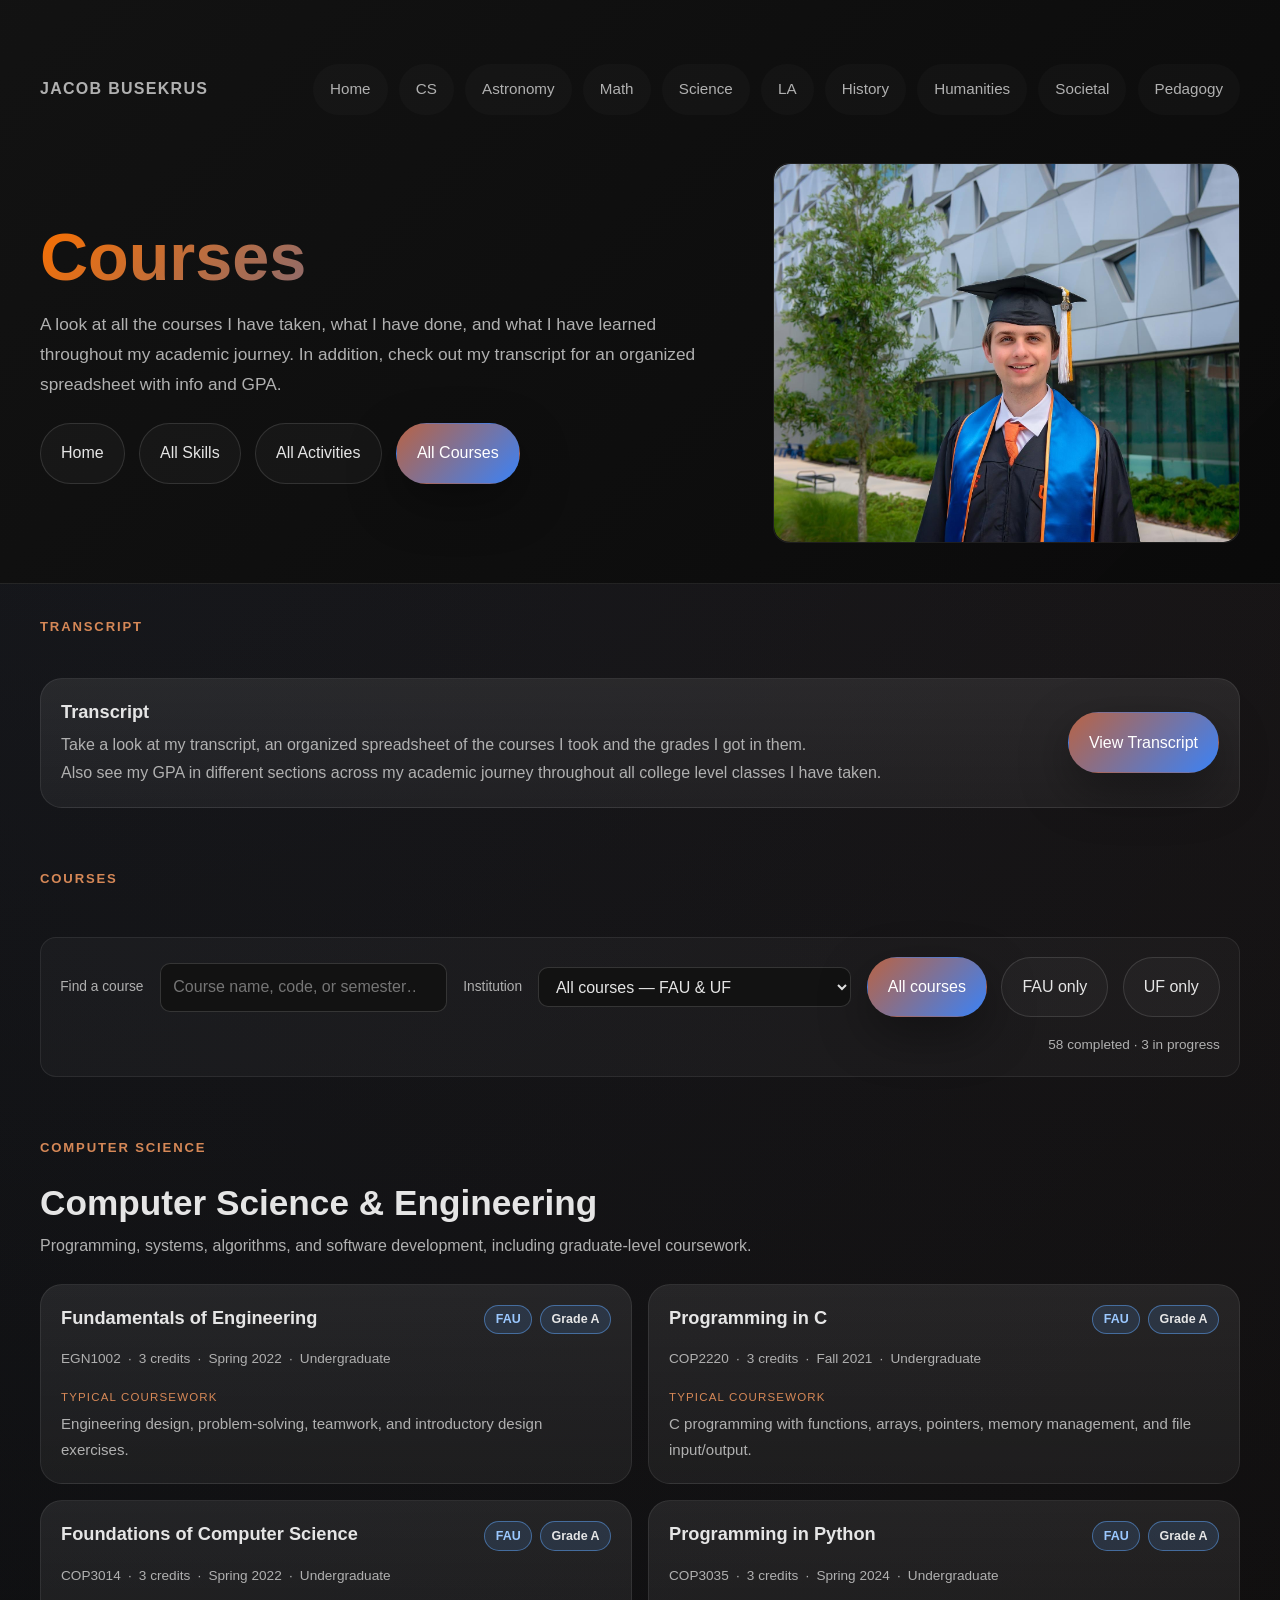
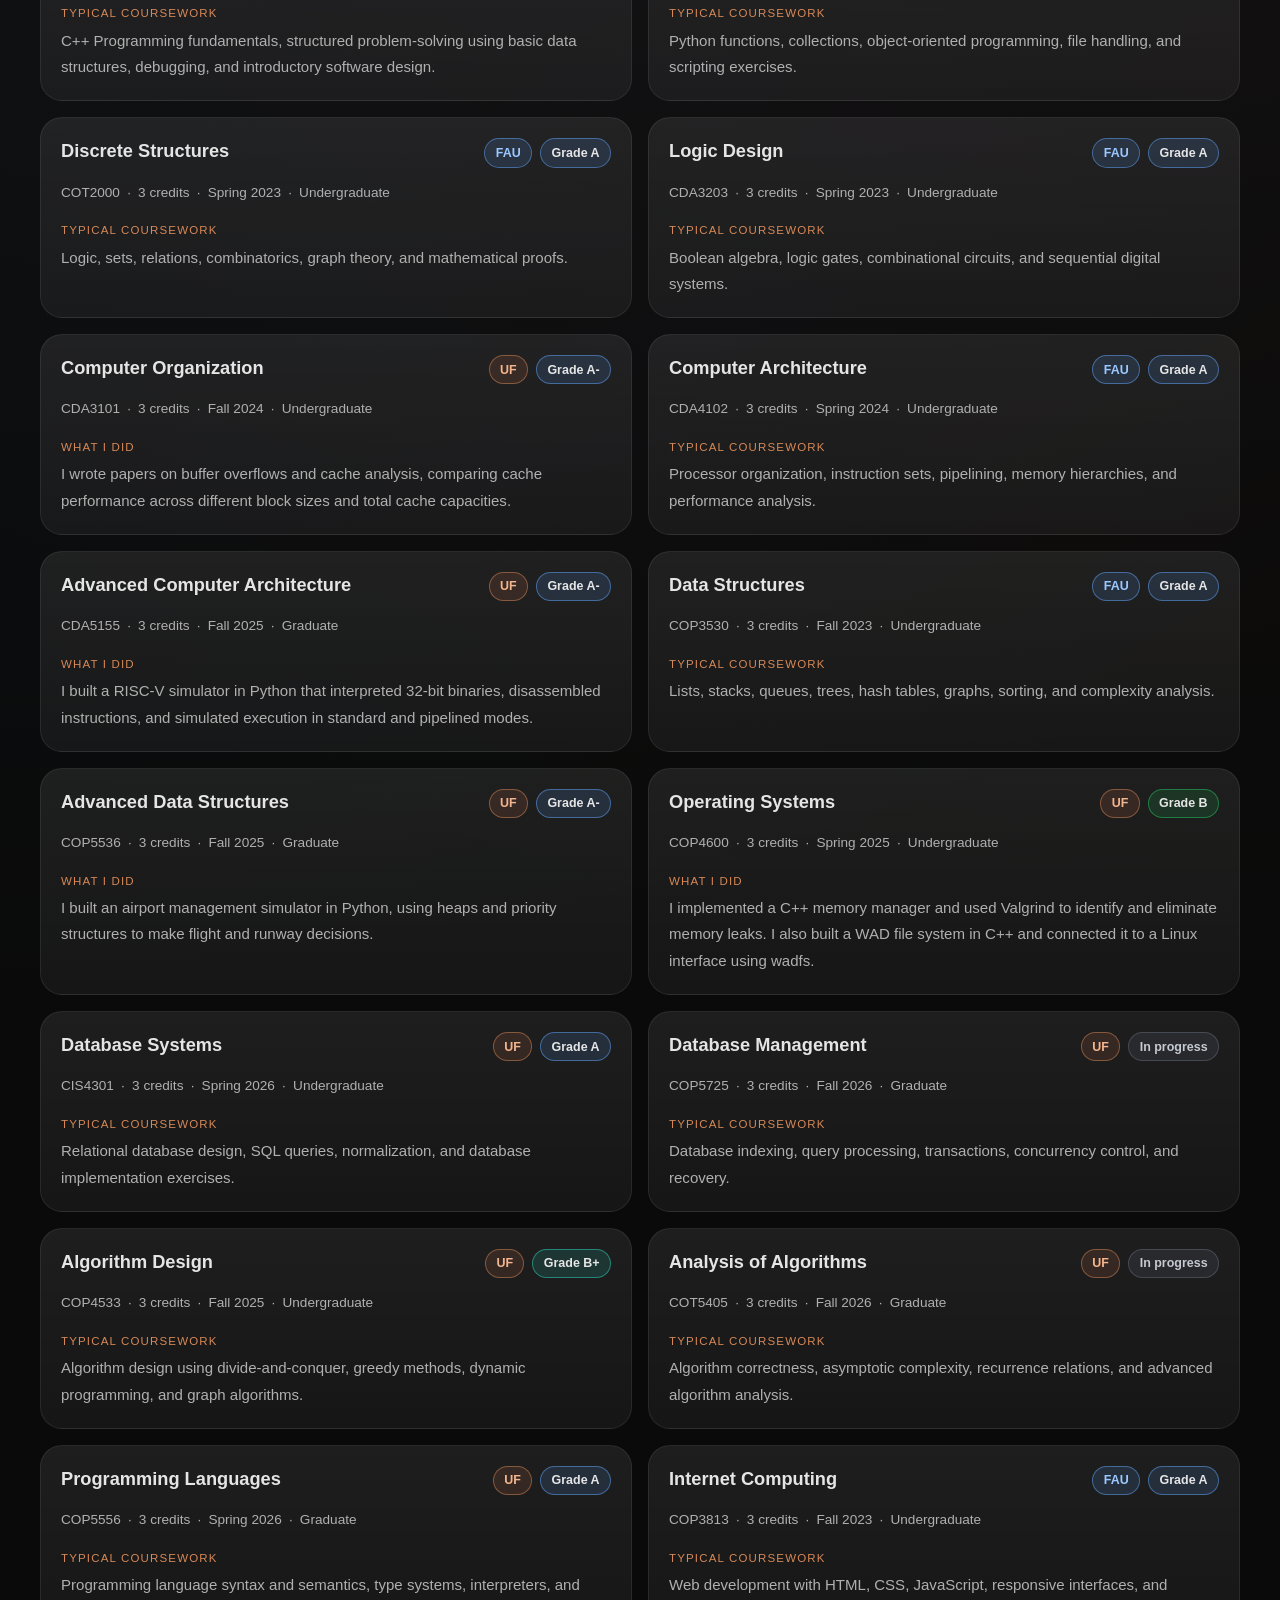
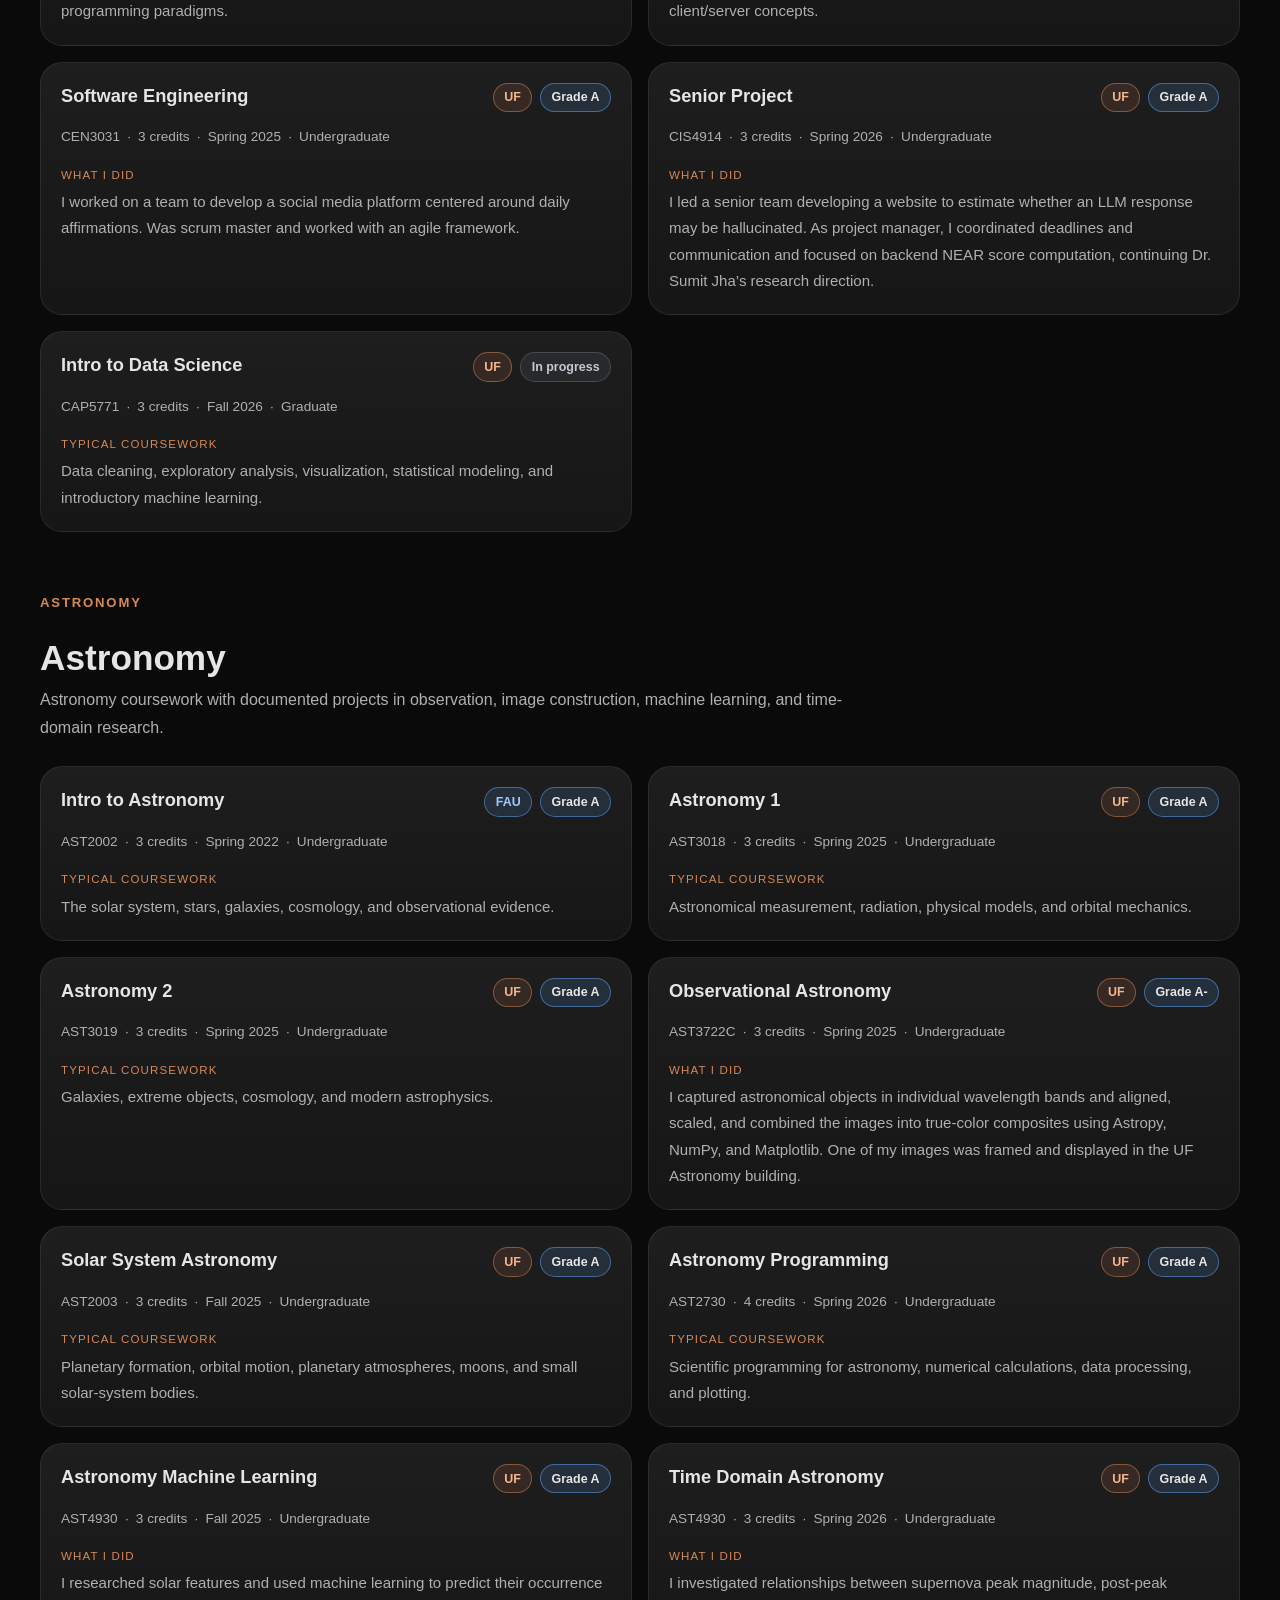
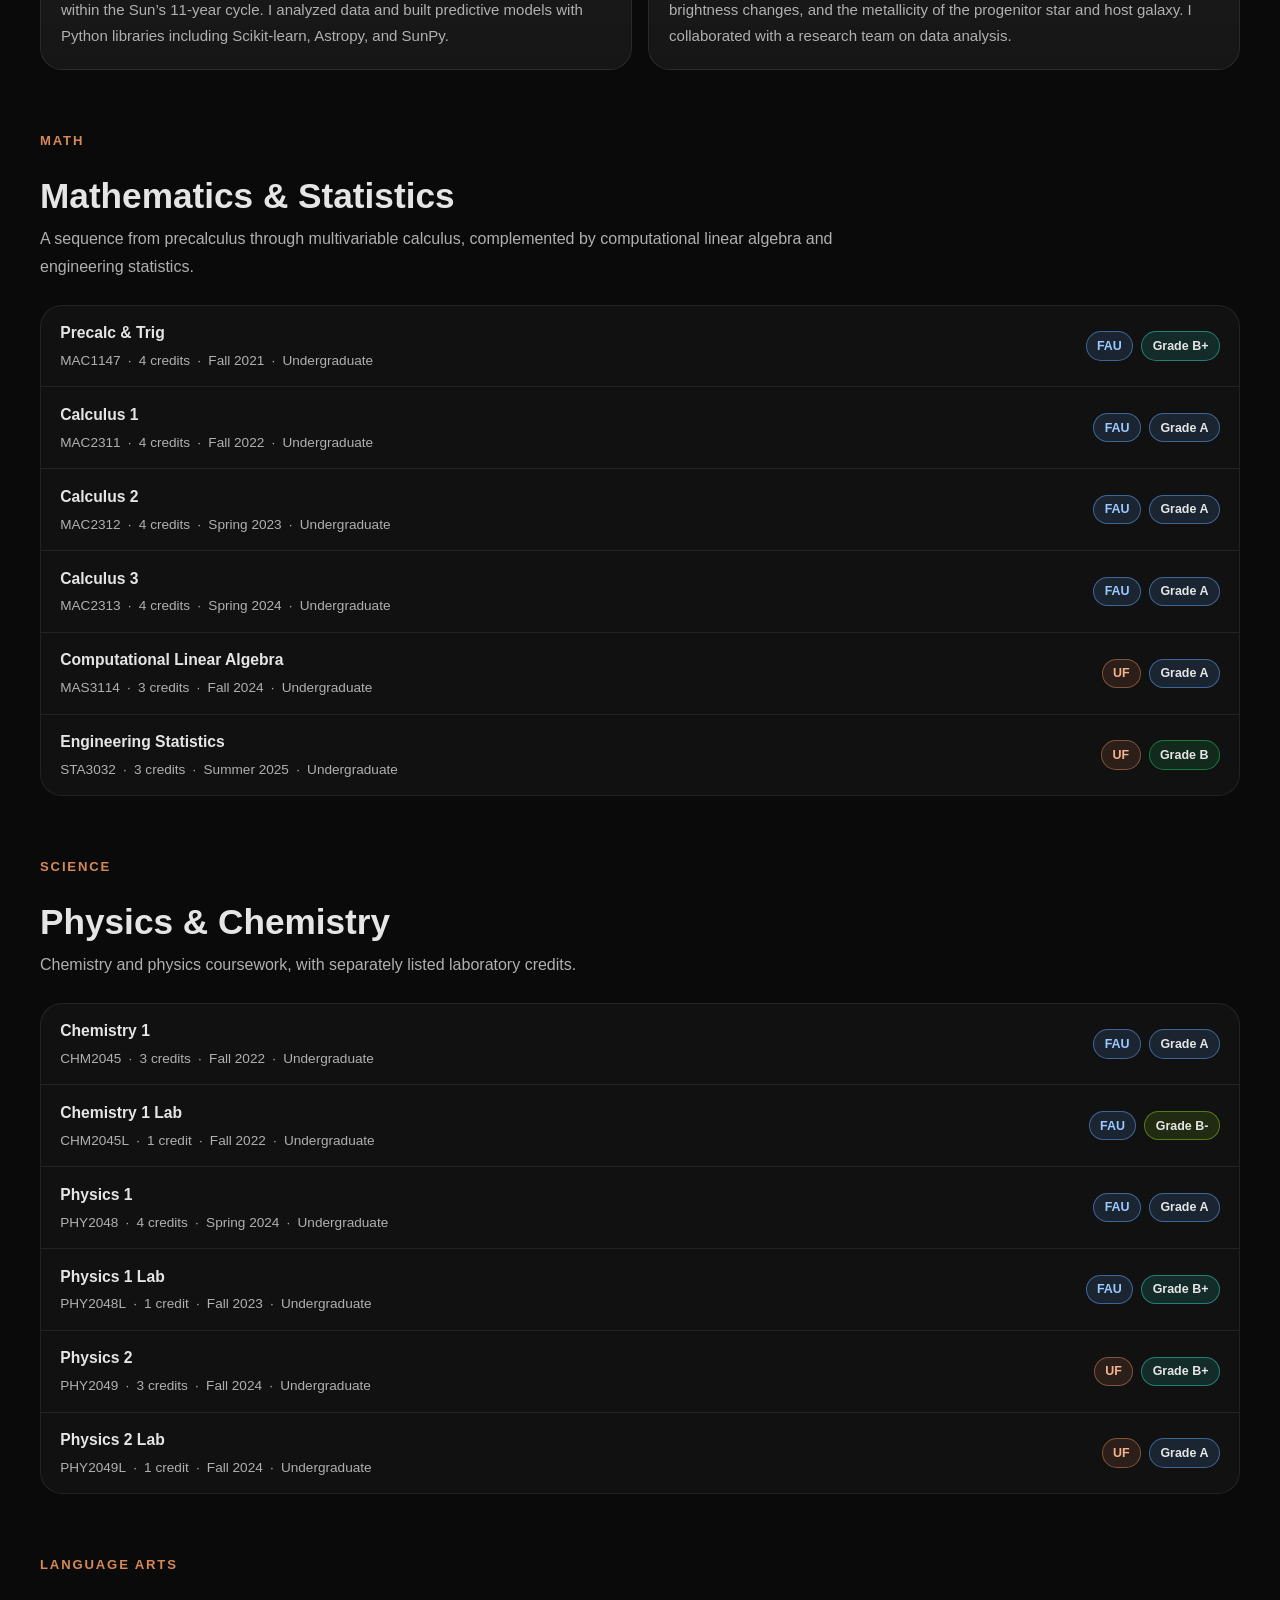
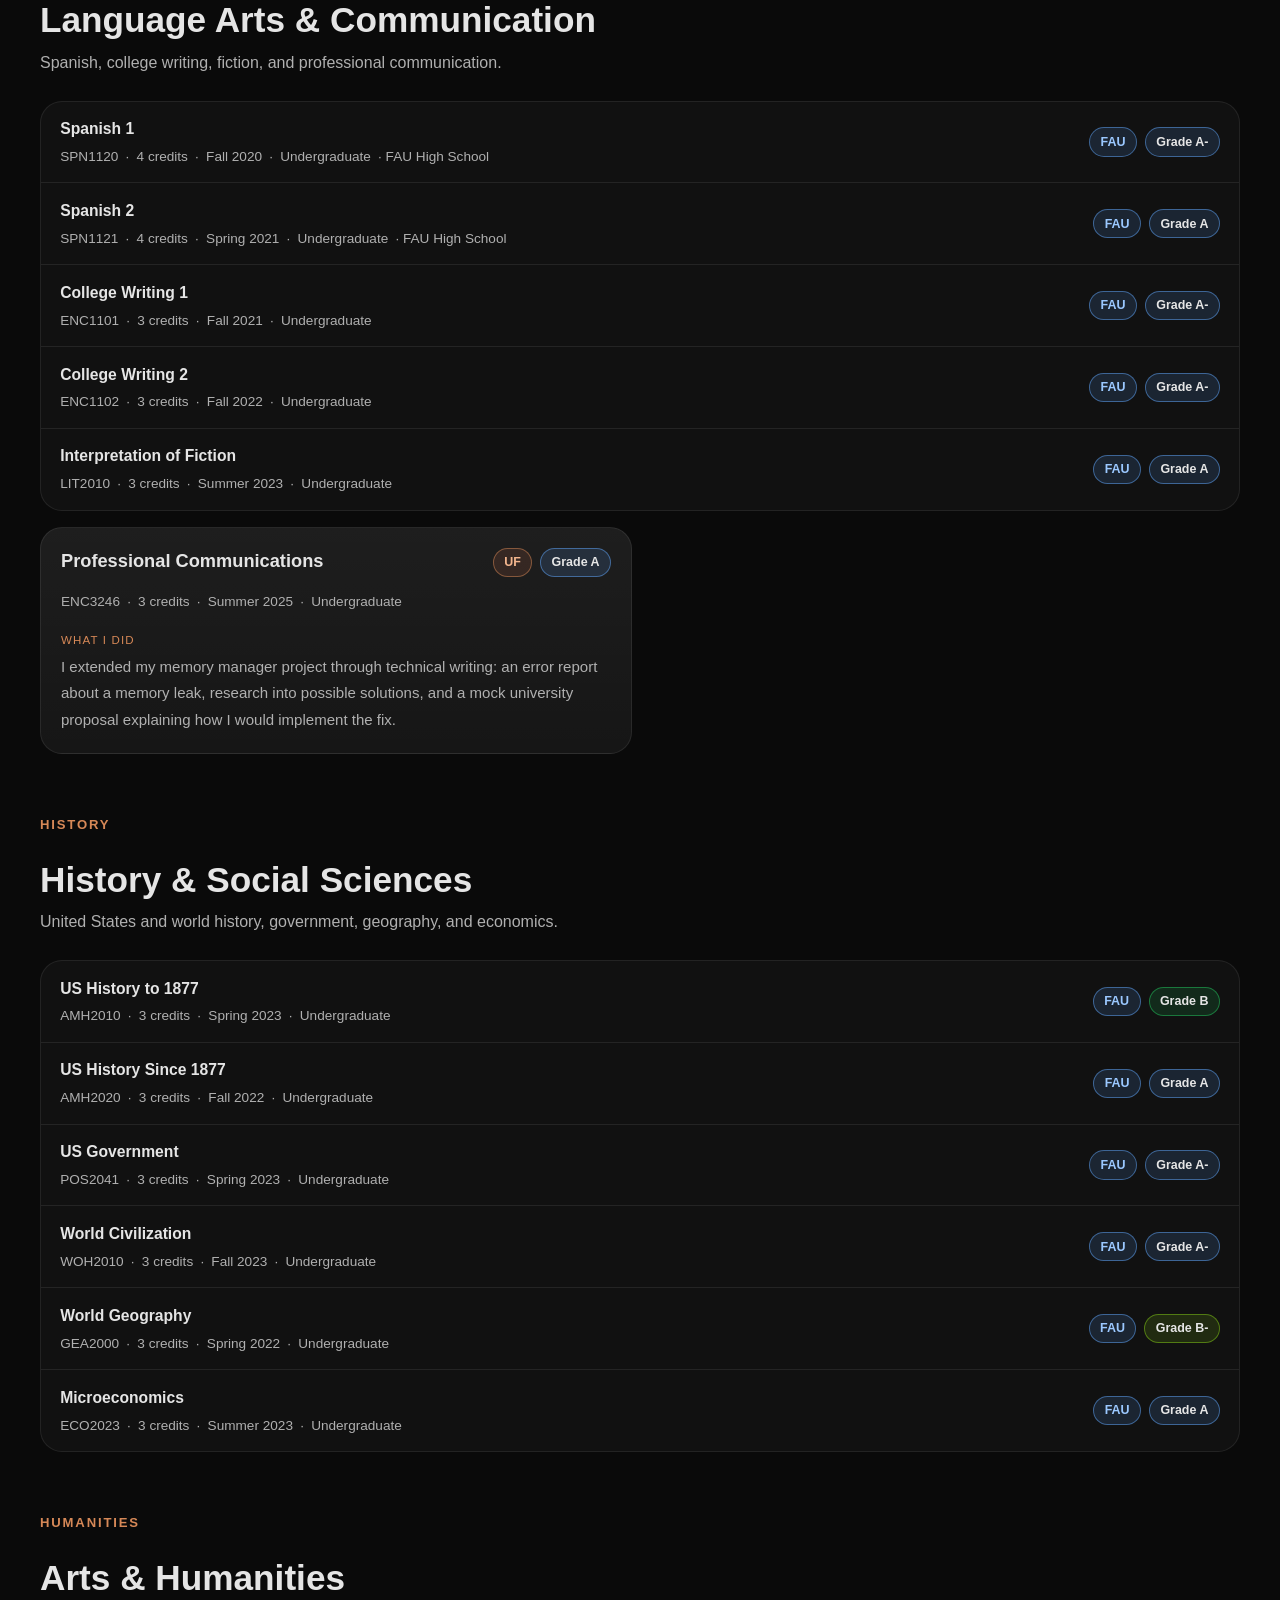
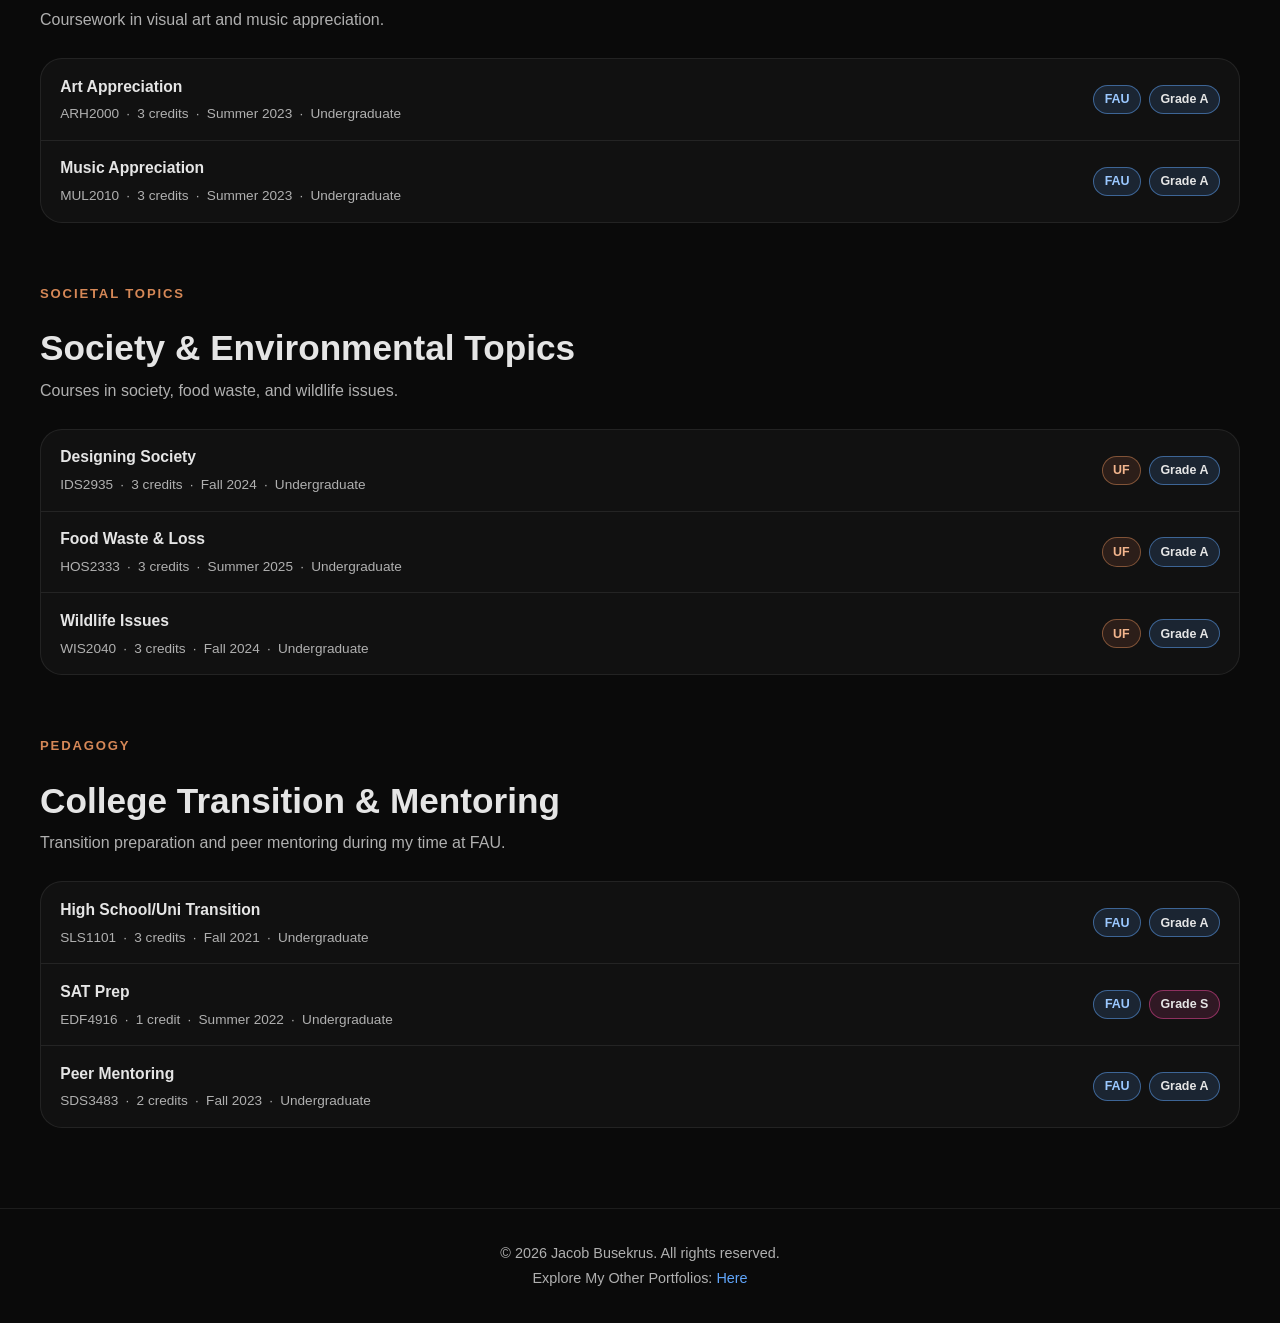
<file: College/courses.html>
<!DOCTYPE html>
<html lang="en">
<head>
    <meta charset="UTF-8">
    <meta name="viewport" content="width=device-width, initial-scale=1.0">
    <title>Jacob Busekrus | Courses</title>
    <link rel="stylesheet" href="main.css">
    <script src="javascript/webScript.js" defer></script>
    <script src="javascript/courses.js" defer></script>
</head>
<body class="courses-page">
<header id="top">
    <div class="container hero">
        <div class="topbar">
            <div class="brand">Jacob Busekrus</div>
            <nav class="nav" aria-label="Course sections">
                <a href="index.html">Home</a>
                <a href="#computer-science">CS</a>
                <a href="#astronomy">Astronomy</a>
                <a href="#mathematics">Math</a>
                <a href="#science">Science</a>
                <a href="#language-arts">LA</a>
                <a href="#history">History</a>
                <a href="#arts">Humanities</a>
                <a href="#society">Societal</a>
                <a href="#mentoring">Pedagogy</a>
            </nav>
        </div>
        <div class="hero-grid">
            <div class="hero-copy fade visible">
                <h1>Courses</h1>
                <p>
                    A look at all the courses I have taken, what I have done, and what I have learned throughout my academic journey.
                    In addition, check out my transcript for an organized spreadsheet with info and GPA.
                </p>
                <div class="actions">
                    <a class="btn secondary" href="index.html">Home</a>
                    <a class="btn secondary" href="skills.html">All Skills</a>
                    <a class="btn secondary" href="activities.html">All Activities</a>
                    <a class="btn primary" href="courses.html">All Courses</a>
                </div>
            </div>

            <div class="media image-only fade visible" style="min-height:360px">
                <img src="images/Headshot.jpg" alt="Headshot" />
            </div>
        </div>
    </div>
</header>

<main id="courses">
    <div class="container">
        <br>
        <div class="section-header fade visible">
            <span class="eyebrow">Transcript</span>
        </div>

        <article
                class="project-card fade visible"
                style="max-width: 100%; display: flex; align-items: center; justify-content: space-between; gap: 1.5rem; flex-wrap: wrap;"
        >
            <div style="flex: 1; min-width: 250px;">
                <h3>Transcript</h3>
                <p style="color: var(--text2);">
                    Take a look at my transcript, an organized spreadsheet of the courses I took and the grades I got in them.
                    <br>
                    Also see my GPA in different sections across my academic journey throughout all college level classes I have taken.
                </p>
            </div>

            <a
                    class="btn primary"
                    href="grades.html"
                    style="flex-shrink: 0; margin-left: auto;"
            >
                View Transcript
            </a>
        </article>
    </div>

    <div class="container">
        <br><br>
        <div class="section-header fade visible">
            <span class="eyebrow">Courses</span>
        </div>
        <div class="toolbar" aria-label="Course filters">
            <label for="search">Find a course</label>
            <input id="search" type="search" placeholder="Course name, code, or semester…">
            <label for="school">Institution</label>
            <select id="school">
                <option value="all">All courses — FAU &amp; UF</option>
                <option value="FAU">FAU only (includes FAU High School)</option>
                <option value="UF">UF only (includes graduate courses)</option>
            </select>
            <div class="actions" role="group" aria-label="Quick institution filter">
                <button type="button" class="btn primary" data-school="all" aria-pressed="true">All courses</button>
                <button type="button" class="btn secondary" data-school="FAU" aria-pressed="false">FAU only</button>
                <button type="button" class="btn secondary" data-school="UF" aria-pressed="false">UF only</button>
            </div>
            <span class="count" id="count" aria-live="polite"></span>
        </div>
        <div id="course-sections"></div>
        <p class="empty" id="empty" hidden>No courses match your search.</p>
        <noscript>
            <p class="empty">Enable JavaScript to display the course catalog.</p>
        </noscript>
    </div>
</main>
<footer>
    <div class="container">
        <p>&copy; 2026 Jacob Busekrus. All rights reserved.</p>
        <p>Explore My Other Portfolios: <a href="../index.html">Here</a></p>
    </div>
</footer>
</body>
</html>
</file>
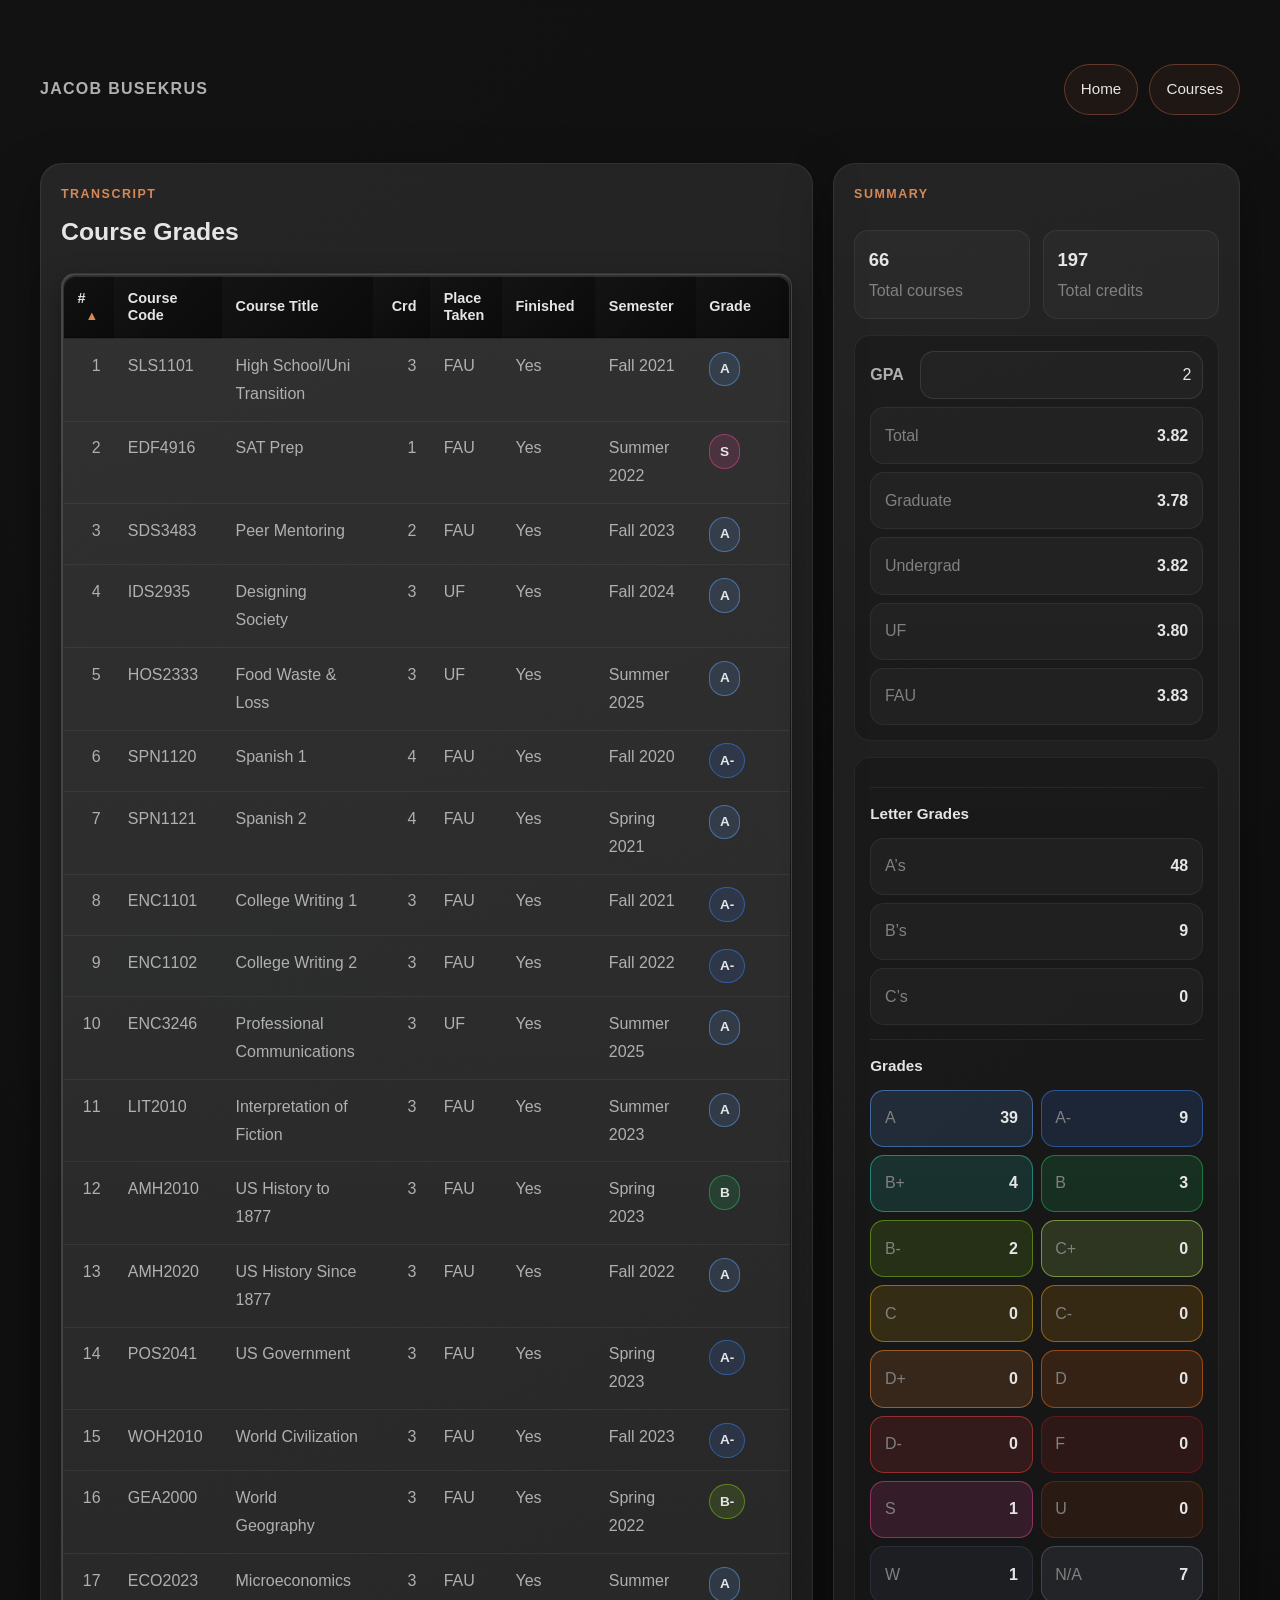
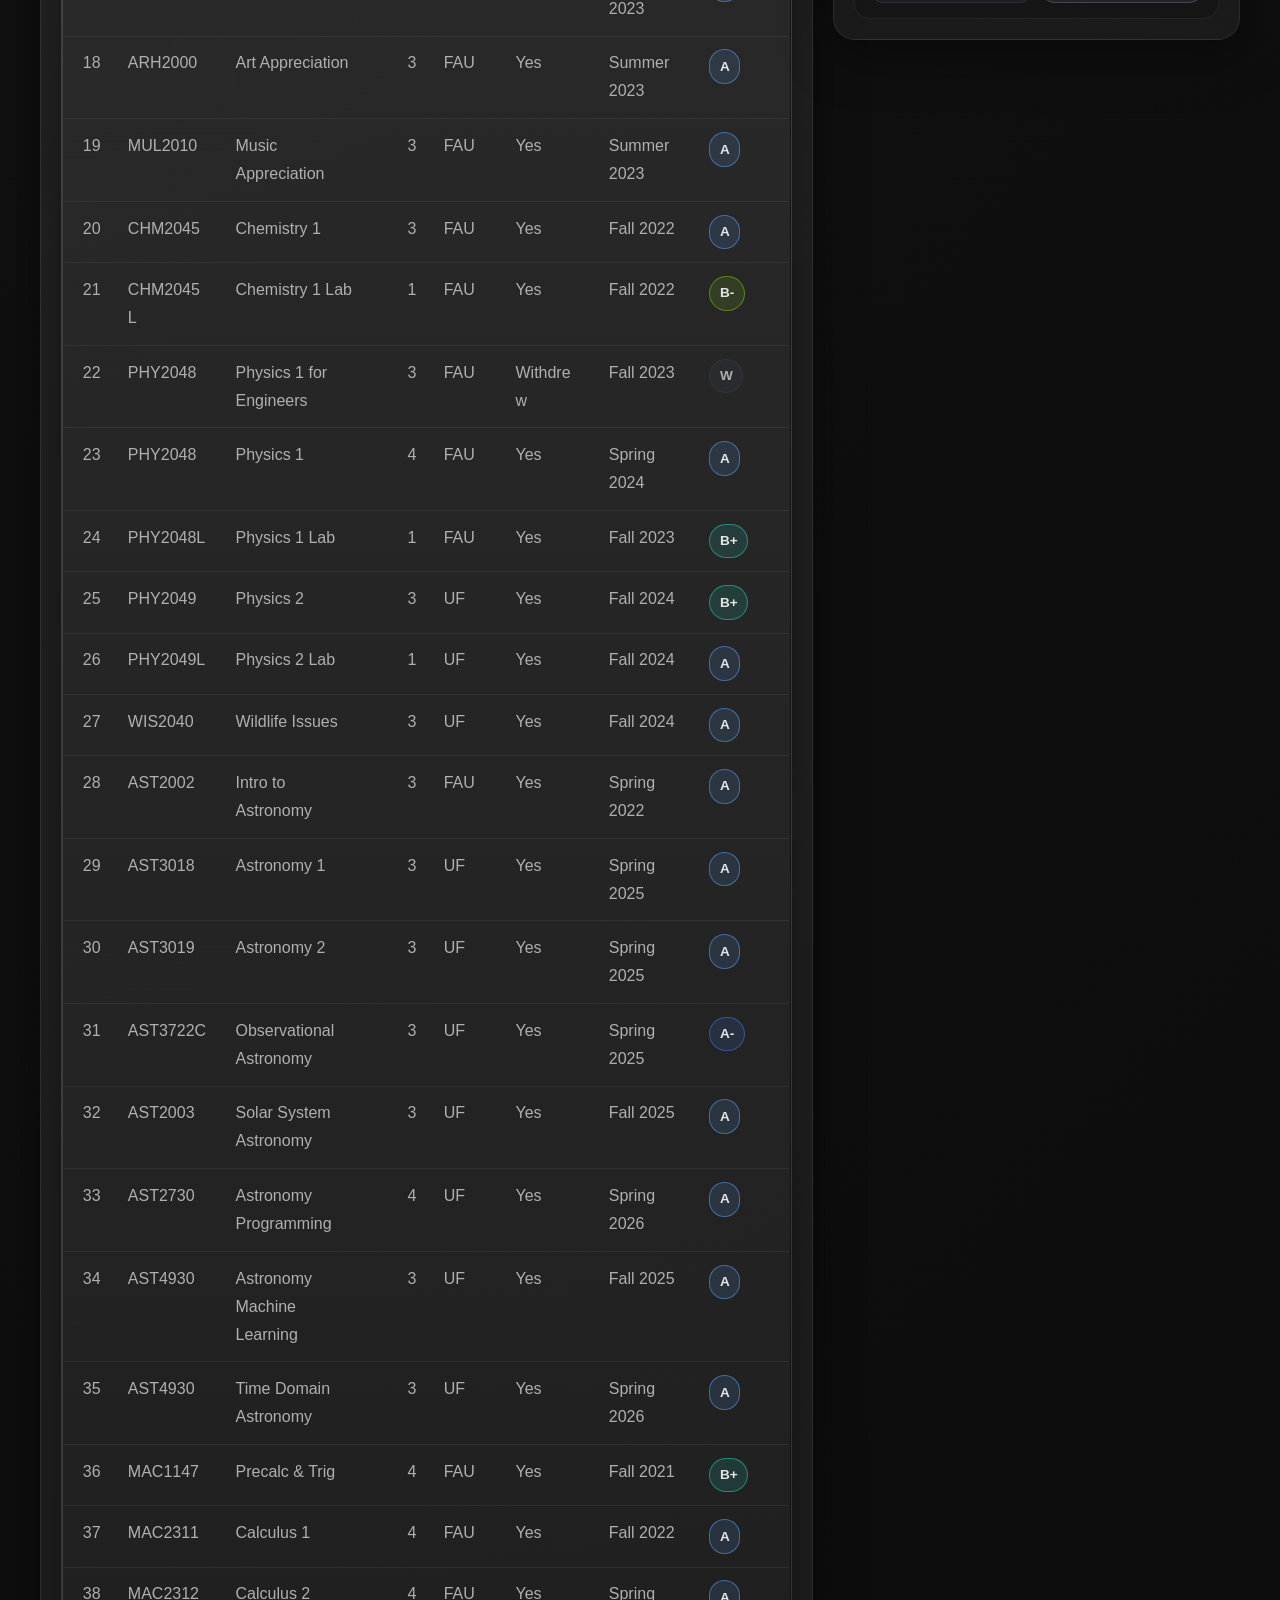
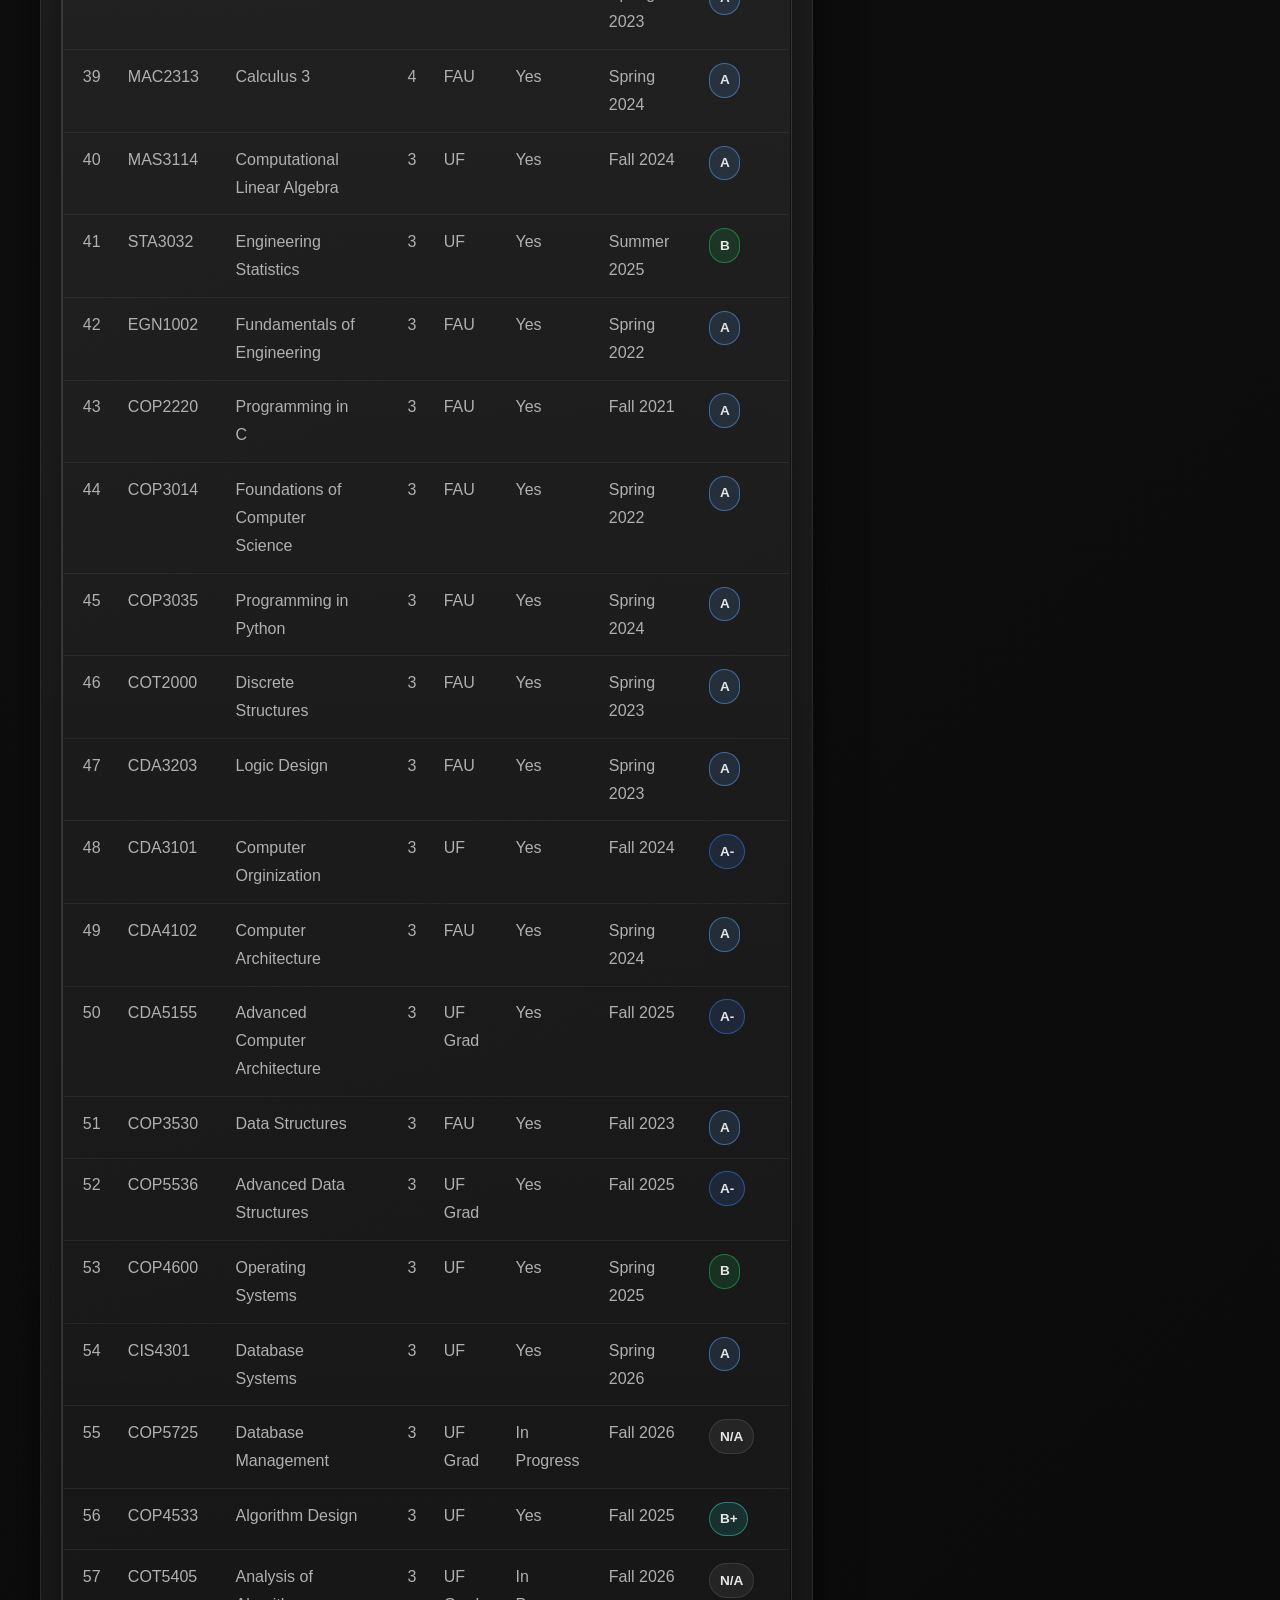
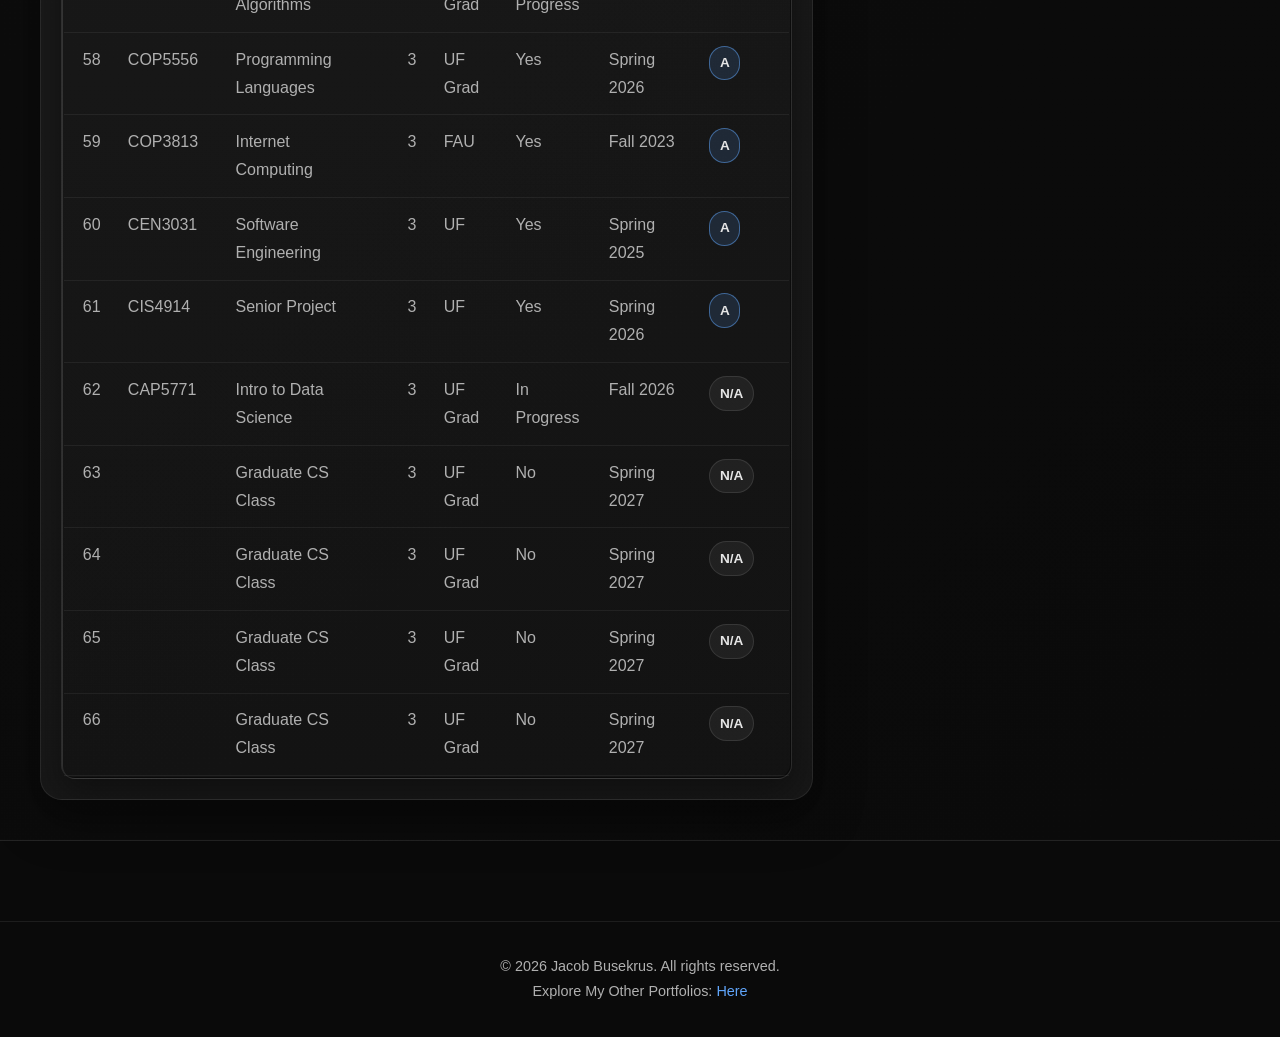
<file: College/grades.html>
<!DOCTYPE html>
<html lang="en">
<head>
    <meta charset="utf-8" />
    <meta name="viewport" content="width=device-width,initial-scale=1" />
    <title>Grades</title>
    <link rel="stylesheet" href="main.css" />
    <script defer src="javascript/grades_app.js"></script>
</head>
<body>
<header>
    <div class="container hero">
        <div class="topbar">
            <div class="brand">Jacob Busekrus</div>
            <nav class="nav">
                <a class="active" href="index.html">Home</a>
                <a class="active" href="courses.html">Courses</a>
            </nav>
        </div>

        <div class="grades-layout">
            <!-- LEFT: table (≈65%) -->
            <section class="grades-card grades-table-card" aria-label="Grades table">
                <div class="grades-card-head">
                    <div>
                        <div class="mini-label">Transcript</div>
                        <h2 class="grades-title">Course Grades</h2>
                    </div>
                </div>

                <div class="table-wrap" role="region" aria-label="Scrollable grades table">
                    <table class="grades-table" id="gradesTable">
                        <thead>
                        <tr>
                            <th class="is-sortable" data-key="index">#</th>
                            <th class="is-sortable" data-key="course_code">Course Code</th>
                            <th class="is-sortable" data-key="course_name">Course Title</th>
                            <th class="is-sortable is-num" data-key="credits">Crd</th>
                            <th class="is-sortable" data-key="place_taken">Place Taken</th>
                            <th class="is-sortable" data-key="completed">Finished</th>
                            <th class="is-sortable" data-key="semester">Semester</th>
                            <th class="is-sortable" data-key="grade">Grade</th>
                        </tr>
                        </thead>

                        <!-- IMPORTANT: JS renders into this tbody -->
                        <tbody id="gradesTbody"></tbody>
                    </table>
                </div>
            </section>

            <!-- RIGHT: info panel (≈35%) -->
            <aside class="grades-card grades-side" aria-label="Summary panel">
                <div class="mini-label bottom-margin">Summary</div>

                <div class="vstats">
                    <div class="vstat">
                        <strong id="statTotalCourses">—</strong>
                        <span>Total courses</span>
                    </div>
                    <div class="vstat">
                        <strong id="statTotalCredits">—</strong>
                        <span>Total credits</span>
                    </div>
                </div>

                <div class="mini grades-block">
                    <div class="block-head">
                        <h4 class="block-title">GPA</h4>
                        <input
                                class="gpa-rounding"
                                type="number"
                                min="0"
                                step="1"
                                placeholder="GPA Rounding"
                                value="2"
                                aria-label="GPA Rounding"
                        />
                    </div>

                    <div class="gpa-grid">
                        <div class="gpa-row"><span>Total</span><strong id="gpaTotal">—</strong></div>
                        <div class="gpa-row"><span>Graduate</span><strong id="gpaGrad">—</strong></div>
                        <div class="gpa-row"><span>Undergrad</span><strong id="gpaUG">—</strong></div>
                        <div class="gpa-row"><span>UF</span><strong id="gpaUF">—</strong></div>
                        <div class="gpa-row"><span>FAU</span><strong id="gpaFAU">—</strong></div>
                    </div>
                </div>

                <!-- Grade distribution -->
                <div class="mini grades-block">
                    <!-- Grouped buckets -->
                    <div class="dist-section">
                        <div class="dist-title">Letter Grades</div>
                        <div class="dist-grid">
                            <div class="dist-item grade-A grade-toggle2_on">
                                <span class="dist-label">A’s</span>
                                <strong class="dist-value" id="countAAll">—</strong>
                            </div>
                            <div class="dist-item grade-B grade-toggle2_on">
                                <span class="dist-label">B’s</span>
                                <strong class="dist-value" id="countBAll">—</strong>
                            </div>
                            <div class="dist-item grade-C grade-toggle2_on">
                                <span class="dist-label">C’s</span>
                                <strong class="dist-value" id="countCAll">—</strong>
                            </div>
                        </div>
                    </div>

                    <!-- Exact grades -->
                    <div class="dist-section">
                        <div class="dist-title">Grades</div>
                        <div class="dist-grid dist-grid-tight" aria-label="Exact grade counts">
                            <div class="dist-item grade-A grade-toggle1_on"><span class="dist-label">A</span><strong class="dist-value" id="countA">—</strong></div>
                            <div class="dist-item grade-A- grade-toggle1_on"><span class="dist-label">A-</span><strong class="dist-value" id="countAMinus">—</strong></div>

                            <div class="dist-item grade-BPLUS grade-toggle1_on"><span class="dist-label">B+</span><strong class="dist-value" id="countBPlus">—</strong></div>
                            <div class="dist-item grade-B grade-toggle1_on"><span class="dist-label">B</span><strong class="dist-value" id="countB">—</strong></div>
                            <div class="dist-item grade-B- grade-toggle1_on"><span class="dist-label">B-</span><strong class="dist-value" id="countBMinus">—</strong></div>

                            <div class="dist-item grade-CPLUS grade-toggle1_on"><span class="dist-label">C+</span><strong class="dist-value" id="countCPlus">—</strong></div>
                            <div class="dist-item grade-C grade-toggle1_on"><span class="dist-label">C</span><strong class="dist-value" id="countC">—</strong></div>
                            <div class="dist-item grade-C- grade-toggle1_on"><span class="dist-label">C-</span><strong class="dist-value" id="countCMinus">—</strong></div>

                            <div class="dist-item grade-DPLUS grade-toggle1_on"><span class="dist-label">D+</span><strong class="dist-value" id="countDPlus">—</strong></div>
                            <div class="dist-item grade-D grade-toggle1_on"><span class="dist-label">D</span><strong class="dist-value" id="countD">—</strong></div>
                            <div class="dist-item grade-D- grade-toggle1_on"><span class="dist-label">D-</span><strong class="dist-value" id="countDMinus">—</strong></div>

                            <div class="dist-item grade-F grade-toggle1_on"><span class="dist-label">F</span><strong class="dist-value" id="countF">—</strong></div>

                            <div class="dist-item grade-S grade-toggle1_on"><span class="dist-label">S</span><strong class="dist-value" id="countS">—</strong></div>
                            <div class="dist-item grade-U grade-toggle1_on"><span class="dist-label">U</span><strong class="dist-value" id="countU">—</strong></div>
                            <div class="dist-item grade-W grade-toggle1_on"><span class="dist-label">W</span><strong class="dist-value" id="countW">—</strong></div>
                            <div class="dist-item grade-NA grade-toggle1_on"><span class="dist-label">N/A</span><strong class="dist-value" id="countNA">—</strong></div>
                        </div>
                    </div>
                </div>
            </aside>
        </div>
    </div>
</header>

<footer>
    <div class="container">
        <p>&copy; 2026 Jacob Busekrus. All rights reserved.</p>
        <p>Explore My Other Portfolios: <a href="../index.html">Here</a></p>
    </div>
</footer>

</body>
</html>
</file>
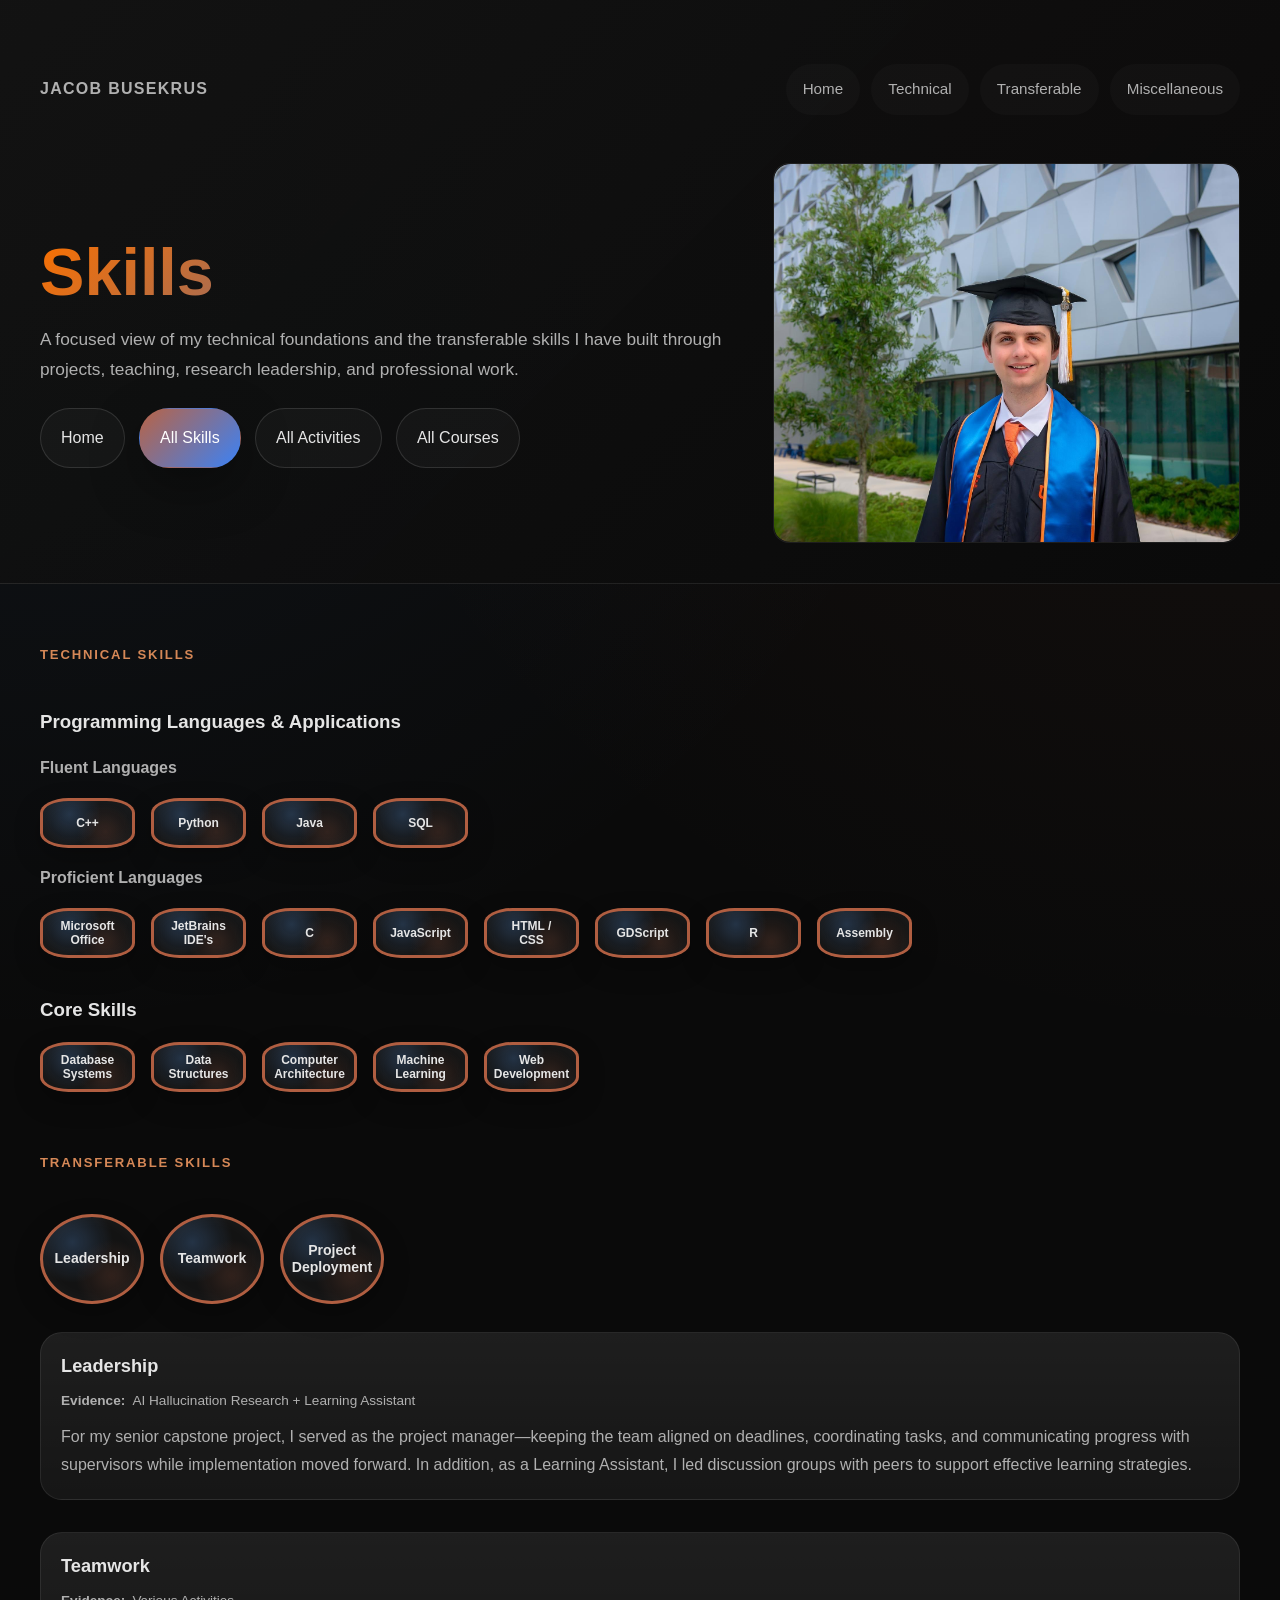
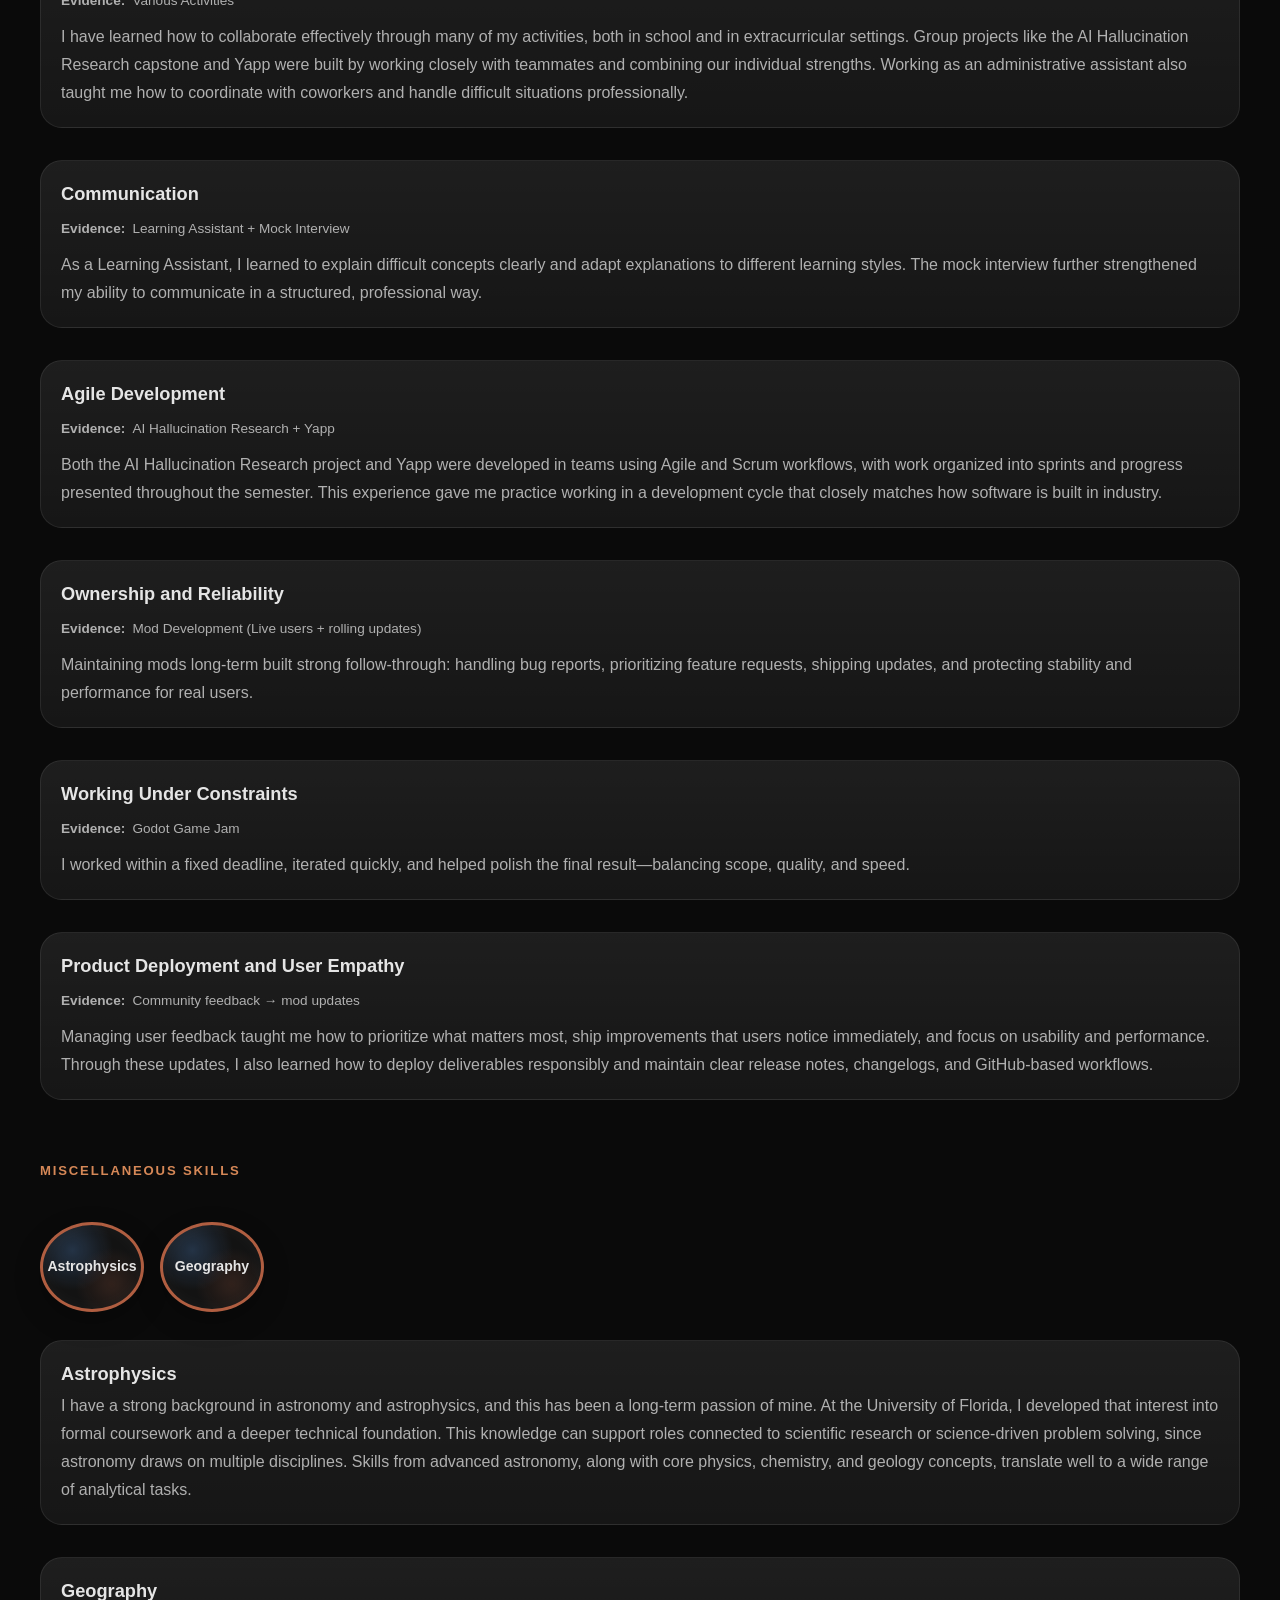
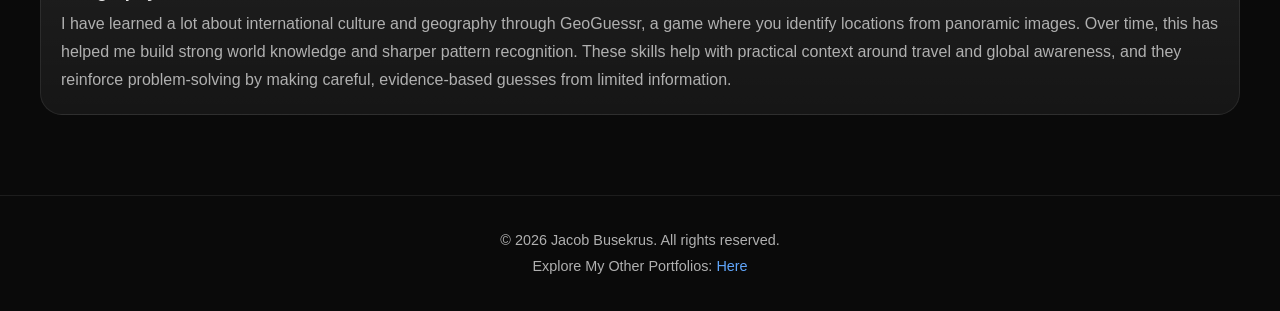
<file: College/skills.html>
<!DOCTYPE html>
<html lang="en">
<head>
    <meta charset="UTF-8" />
    <meta name="viewport" content="width=device-width, initial-scale=1.0" />
    <title>Jacob Busekrus | Skills</title>
    <link rel="stylesheet" href="main.css" />
    <script src="javascript/webScript.js" defer></script>
</head>

<body class="skills-page">
<header id="top">
    <div class="container hero" style="padding-bottom: 2.5rem;">
        <div class="topbar">
            <div class="brand">Jacob Busekrus</div>
            <nav class="nav">
                <a href="index.html">Home</a>
                <a href="#technical">Technical</a>
                <a href="#transferable">Transferable</a>
                <a href="#miscellaneous">Miscellaneous</a>
            </nav>
        </div>

        <div class="hero-grid">
            <div class="hero-copy fade">
                <h1>Skills</h1>
                <p>
                    A focused view of my technical foundations and the transferable skills I have built through
                    projects, teaching, research leadership, and professional work.
                </p>
                <div class="actions">
                    <a class="btn secondary" href="index.html">Home</a>
                    <a class="btn primary" href="skills.html">All Skills</a>
                    <a class="btn secondary" href="activities.html">All Activities</a>
                    <a class="btn secondary" href="courses.html">All Courses</a>
                </div>
            </div>

            <div class="media image-only fade" style="min-height:360px">
                <img src="images/Headshot.jpg" alt="Headshot" />
            </div>
        </div>
    </div>
</header>

<main>
    <section class="section" id="technical">
        <div class="container">
            <div class="section-header fade">
                <span class="eyebrow">Technical Skills</span>
            </div>

            <div class="skills-wrap">
                <div class="fade">
                    <h3 style="margin-bottom:1rem">Programming Languages & Applications</h3>
                    <h4 style="margin-bottom:1rem">Fluent Languages</h4>
                    <div class="skills-list" style="margin-bottom:1rem">
                        <div class="skill-orb-small">C++</div>
                        <div class="skill-orb-small">Python</div>
                        <div class="skill-orb-small">Java</div>
                        <div class="skill-orb-small">SQL</div>
                    </div>
                    <h4 style="margin-bottom:1rem">Proficient Languages</h4>
                    <div class="skills-list">
                        <div class="skill-orb-small">Microsoft Office</div>
                        <div class="skill-orb-small">JetBrains IDE's</div>
                        <div class="skill-orb-small">C</div>
                        <div class="skill-orb-small">JavaScript</div>
                        <div class="skill-orb-small">HTML / CSS</div>
                        <div class="skill-orb-small">GDScript</div>
                        <div class="skill-orb-small">R</div>
                        <div class="skill-orb-small">Assembly</div>
                    </div>
                </div>

                <div class="fade">
                    <h3 style="margin-bottom:1rem">Core Skills</h3>
                    <div class="skills-list">
                        <div class="skill-orb-small">Database Systems</div>
                        <div class="skill-orb-small">Data Structures</div>
                        <div class="skill-orb-small">Computer Architecture</div>
                        <div class="skill-orb-small">Machine Learning</div>
                        <div class="skill-orb-small">Web Development</div>
                    </div>
                </div>
            </div>
        </div>
    </section>

    <section class="section" id="transferable">
        <div class="container">
            <div class="section-header fade">
                <span class="eyebrow">Transferable Skills</span>
            </div>

            <div class="skills-wrap">
                <div class="fade">
                    <div class="skills-list">
                        <div class="skill-orb">Leadership</div>
                        <div class="skill-orb">Teamwork</div>
                        <div class="skill-orb">Project Deployment</div>
                    </div>
                </div>
            </div>

            <br>

            <!-- List-style: stacked cards -->
            <div class="split-list">
                <article class="project-card fade" style="max-width: 100%;">
                    <h3>Leadership</h3>
                    <div class="meta"><strong>Evidence:</strong> AI Hallucination Research + Learning Assistant</div>
                    <p style="color: var(--text2);">
                        For my senior capstone project, I served as the project manager—keeping the team aligned on deadlines,
                        coordinating tasks, and communicating progress with supervisors while implementation moved forward.
                        In addition, as a Learning Assistant, I led discussion groups with peers to support effective learning
                        strategies.
                    </p>
                </article>

                <article class="project-card fade" style="max-width: 100%;">
                    <h3>Teamwork</h3>
                    <div class="meta"><strong>Evidence:</strong> Various Activities</div>
                    <p style="color: var(--text2);">
                        I have learned how to collaborate effectively through many of my activities, both in school and in
                        extracurricular settings. Group projects like the AI Hallucination Research capstone and Yapp were built
                        by working closely with teammates and combining our individual strengths. Working as an administrative
                        assistant also taught me how to coordinate with coworkers and handle difficult situations professionally.
                    </p>
                </article>

                <article class="project-card fade" style="max-width: 100%;">
                    <h3>Communication</h3>
                    <div class="meta"><strong>Evidence:</strong> Learning Assistant + Mock Interview</div>
                    <p style="color: var(--text2);">
                        As a Learning Assistant, I learned to explain difficult concepts clearly and adapt explanations to different
                        learning styles. The mock interview further strengthened my ability to communicate in a structured,
                        professional way.
                    </p>
                </article>

                <article class="project-card fade" style="max-width: 100%;">
                    <h3>Agile Development</h3>
                    <div class="meta"><strong>Evidence:</strong> AI Hallucination Research + Yapp </div>
                    <p style="color: var(--text2);">
                        Both the AI Hallucination Research project and Yapp were developed in teams using Agile and Scrum workflows,
                        with work organized into sprints and progress presented throughout the semester. This experience gave me
                        practice working in a development cycle that closely matches how software is built in industry.
                    </p>
                </article>

                <article class="project-card fade" style="max-width: 100%;">
                    <h3>Ownership and Reliability</h3>
                    <div class="meta"><strong>Evidence:</strong> Mod Development (Live users + rolling updates)</div>
                    <p style="color: var(--text2);">
                        Maintaining mods long-term built strong follow-through: handling bug reports, prioritizing feature requests,
                        shipping updates, and protecting stability and performance for real users.
                    </p>
                </article>

                <article class="project-card fade" style="max-width: 100%;">
                    <h3>Working Under Constraints</h3>
                    <div class="meta"><strong>Evidence:</strong> Godot Game Jam</div>
                    <p style="color: var(--text2);">
                        I worked within a fixed deadline, iterated quickly, and helped polish the final result—balancing scope,
                        quality, and speed.
                    </p>
                </article>

                <article class="project-card fade" style="max-width: 100%;">
                    <h3>Product Deployment and User Empathy</h3>
                    <div class="meta"><strong>Evidence:</strong> Community feedback → mod updates</div>
                    <p style="color: var(--text2);">
                        Managing user feedback taught me how to prioritize what matters most, ship improvements that users notice
                        immediately, and focus on usability and performance. Through these updates, I also learned how to deploy
                        deliverables responsibly and maintain clear release notes, changelogs, and GitHub-based workflows.
                    </p>
                </article>
            </div>
        </div>
    </section>

    <section class="section" id="miscellaneous">
        <div class="container">
            <div class="section-header fade">
                <span class="eyebrow">Miscellaneous Skills</span>
            </div>

            <div class="skills-wrap">
                <div class="fade">
                    <div class="skills-list">
                        <div class="skill-orb">Astrophysics</div>
                        <div class="skill-orb">Geography</div>
                    </div>
                </div>
            </div>

            <br>

            <!-- List-style: stacked cards -->
            <div class="split-list">
                <article class="project-card fade" style="max-width: 100%;">
                    <h3>Astrophysics</h3>
                    <p style="color: var(--text2);">
                        I have a strong background in astronomy and astrophysics, and this has been a long-term passion of mine.
                        At the University of Florida, I developed that interest into formal coursework and a deeper technical
                        foundation. This knowledge can support roles connected to scientific research or science-driven problem
                        solving, since astronomy draws on multiple disciplines. Skills from advanced astronomy, along with core
                        physics, chemistry, and geology concepts, translate well to a wide range of analytical tasks.
                    </p>
                </article>

                <article class="project-card fade" style="max-width: 100%;">
                    <h3>Geography</h3>
                    <p style="color: var(--text2);">
                        I have learned a lot about international culture and geography through GeoGuessr, a game where you identify
                        locations from panoramic images. Over time, this has helped me build strong world knowledge and sharper
                        pattern recognition. These skills help with practical context around travel and global awareness, and they
                        reinforce problem-solving by making careful, evidence-based guesses from limited information.
                    </p>
                </article>
            </div>
        </div>
    </section>
</main>

<footer>
    <div class="container">
        <p>&copy; 2026 Jacob Busekrus. All rights reserved.</p>
        <p>Explore My Other Portfolios: <a href="../index.html">Here</a></p>
    </div>
</footer>
</body>
</html>
</file>
<file: College/main.css>
/* =========================
   Theme / Color Variables
   ========================= */

:root {
    --orange: #b96344;
    --orange2: #d68857;
    --blue: #60a5fa;
    --blue2: #3b82f6;
    --bg: #0a0a0a;
    --bg2: #121212;
    --text: #e5e5e5;
    --text2: #b0b0b0;
    --muted: #808080;
    --card: rgba(255, 255, 255, 0.03);
    --border: rgba(255, 255, 255, 0.08);
    --shadow: 0 18px 50px rgba(0, 0, 0, 0.35);
    --r: 22px;
    --max: 1200px;

    /* Grade pill colors */
    /* A+ intentionally omitted */

    --grade-a-bg: rgba(96, 165, 250, 0.14);
    --grade-a-border: rgba(96, 165, 250, 0.5);
    --grade-a-text: var(--text);

    --grade-a-minus-bg: rgba(59, 130, 246, 0.14);
    --grade-a-minus-border: rgba(59, 130, 246, 0.5);
    --grade-a-minus-text: var(--text);

    --grade-b-plus-bg: rgba(45, 212, 191, 0.14);
    --grade-b-plus-border: rgba(45, 212, 191, 0.5);
    --grade-b-plus-text: var(--text);

    --grade-b-bg: rgba(34, 197, 94, 0.14);
    --grade-b-border: rgba(34, 197, 94, 0.5);
    --grade-b-text: var(--text);

    --grade-b-minus-bg: rgba(132, 204, 22, 0.14);
    --grade-b-minus-border: rgba(132, 204, 22, 0.5);
    --grade-b-minus-text: var(--text);

    --grade-c-plus-bg: rgba(190, 242, 100, 0.14);
    --grade-c-plus-border: rgba(190, 242, 100, 0.5);
    --grade-c-plus-text: var(--text);

    --grade-c-bg: rgba(234, 179, 8, 0.14);
    --grade-c-border: rgba(234, 179, 8, 0.5);
    --grade-c-text: var(--text);

    --grade-c-minus-bg: rgba(245, 158, 11, 0.14);
    --grade-c-minus-border: rgba(245, 158, 11, 0.5);
    --grade-c-minus-text: var(--text);

    --grade-d-plus-bg: rgba(251, 146, 60, 0.14);
    --grade-d-plus-border: rgba(251, 146, 60, 0.5);
    --grade-d-plus-text: var(--text);

    --grade-d-bg: rgba(249, 115, 22, 0.14);
    --grade-d-border: rgba(249, 115, 22, 0.5);
    --grade-d-text: var(--text);

    --grade-d-minus-bg: rgba(239, 68, 68, 0.14);
    --grade-d-minus-border: rgba(239, 68, 68, 0.5);
    --grade-d-minus-text: var(--text);

    --grade-f-bg: rgba(127, 29, 29, 0.22);
    --grade-f-border: rgba(127, 29, 29, 0.6);
    --grade-f-text: var(--text);

    --grade-na-bg: rgba(107, 114, 128, 0.16);
    --grade-na-border: rgba(107, 114, 128, 0.45);
    --grade-na-text: var(--text);

    --grade-w-bg: rgba(55, 65, 81, 0.2);
    --grade-w-border: rgba(55, 65, 81, 0.5);
    --grade-w-text: var(--text2);

    --grade-s-bg: rgba(236, 72, 153, 0.14);
    --grade-s-border: rgba(236, 72, 153, 0.5);
    --grade-s-text: var(--text);

    --grade-u-bg: rgba(120, 53, 15, 0.2);
    --grade-u-border: rgba(120, 53, 15, 0.55);
    --grade-u-text: var(--text);
}

/* =========================
   Reset / Base
   ========================= */

* {
    margin: 0;
    padding: 0;
    box-sizing: border-box;
}

html {
    scroll-behavior: smooth;
}

body {
    font-family: -apple-system, BlinkMacSystemFont, "Segoe UI", Roboto, Oxygen, Ubuntu, Cantarell, sans-serif;
    line-height: 1.75;
    color: var(--text);
    background:
            radial-gradient(circle at top left, rgba(96, 165, 250, 0.08), transparent 28%),
            radial-gradient(circle at top right, rgba(185, 99, 68, 0.08), transparent 28%),
            var(--bg);
}

a {
    color: var(--blue);
    text-decoration: none;
    transition: 0.2s;
}

a:hover {
    color: var(--orange2);
}

.container {
    width: min(var(--max), calc(100% - 2rem));
    margin: 0 auto;
}

/* =========================
   Header / Navigation / Hero
   ========================= */

header {
    border-bottom: 1px solid rgba(255, 255, 255, 0.08);
    background: linear-gradient(135deg, rgba(18, 18, 18, 0.96), rgba(10, 10, 10, 0.98));
}

.hero {
    padding: 4rem 0 3rem;
}

.topbar {
    display: flex;
    justify-content: space-between;
    align-items: center;
    gap: 1rem;
    flex-wrap: wrap;
    margin-bottom: 3rem;
}

.brand {
    font-weight: 800;
    font-size: 1rem;
    letter-spacing: 0.08em;
    text-transform: uppercase;
    color: var(--text2);
}

.nav {
    display: flex;
    gap: 0.7rem;
    flex-wrap: wrap;
}

.nav a {
    color: var(--text2);
    padding: 0.7rem 1rem;
    border: 1px solid transparent;
    border-radius: 999px;
    background: rgba(255, 255, 255, 0.02);
    font-size: 0.95rem;
}

.nav a:hover,
.nav a.active {
    color: var(--text);
    border-color: rgba(185, 99, 68, 0.45);
    background: rgba(185, 99, 68, 0.08);
}

.hero-grid {
    display: grid;
    grid-template-columns: 1.2fr 0.8fr;
    gap: 2rem;
    align-items: center;
}

.hero-copy h1 {
    font-size: clamp(2.4rem, 5.2vw, 4.6rem);
    line-height: 1.05;
    margin-bottom: 1rem;
    background: linear-gradient(135deg, rgb(250, 112, 0), rgb(0, 100, 250));
    -webkit-background-clip: text;
    -webkit-text-fill-color: transparent;
    background-clip: text;
}

.hero-copy p {
    color: var(--text2);
    font-size: 1.08rem;
    margin-bottom: 1.5rem;
    max-width: 720px;
}

.contact {
    display: flex;
    flex-wrap: wrap;
    gap: 0.8rem 1.1rem;
    margin-bottom: 1.6rem;
    color: var(--muted);
    font-size: 0.96rem;
}

.actions {
    display: flex;
    flex-wrap: wrap;
    gap: 0.9rem;
}

/* =========================
   Buttons
   ========================= */

.btn {
    display: inline-flex;
    align-items: center;
    justify-content: center;
    padding: 0.95rem 1.25rem;
    border-radius: 999px;
    font-weight: 600;
    border: 1px solid transparent;
    transition: 0.2s;
}

.btn.primary {
    background: linear-gradient(135deg, var(--orange), var(--blue2));
    color: #fff;
    box-shadow: var(--shadow);
}

.btn.primary:hover {
    transform: translateY(-2px);
    opacity: 0.96;
}

.btn.secondary {
    border-color: rgba(255, 255, 255, 0.12);
    color: var(--text);
    background: rgba(255, 255, 255, 0.03);
}

.btn.secondary:hover {
    border-color: rgba(96, 165, 250, 0.35);
    background: rgba(96, 165, 250, 0.08);
}

/* =========================
   Shared Cards / Labels / Stats
   ========================= */

.hero-card,
.project-card,
.tl-card,
.grades-card {
    border: 1px solid var(--border);
    border-radius: var(--r);
    box-shadow: var(--shadow);
}

.hero-card {
    background: linear-gradient(180deg, rgba(255, 255, 255, 0.05), rgba(255, 255, 255, 0.02)), var(--card);
    padding: 1.4rem;
    min-height: 360px;
    display: flex;
    flex-direction: column;
    justify-content: space-between;
    gap: 1.1rem;
}

.project-card,
.tl-card {
    background: linear-gradient(180deg, rgba(255, 255, 255, 0.025), rgba(255, 255, 255, 0.015));
}

.project-card {
    padding: 1.25rem;
}

.tl-card {
    padding: 1rem 1.1rem;
}

.grades-card {
    background: linear-gradient(180deg, rgba(255, 255, 255, 0.05), rgba(255, 255, 255, 0.02)), var(--card);
}

.mini-label,
.eyebrow {
    font-weight: 700;
    text-transform: uppercase;
}

.mini-label {
    color: var(--orange2);
    font-size: 0.78rem;
    letter-spacing: 0.12em;
}

.eyebrow {
    display: inline-block;
    font-size: 0.82rem;
    letter-spacing: 0.14em;
    color: var(--orange2);
    margin-bottom: 0.9rem;
}

.edu-block,
.stat,
.vstat,
.mini,
.gpa-row,
.dist-item {
    border: 1px solid rgba(255, 255, 255, 0.06);
    background: rgba(255, 255, 255, 0.03);
}

.grade-toggle1_off {
    border: 1px solid rgba(255, 255, 255, 0.06) !important;
    background: rgba(255, 255, 255, 0.03) !important;
}

.grade-toggle2_on {
    border: 1px solid rgba(255, 255, 255, 0.06) !important;
    background: rgba(255, 255, 255, 0.03) !important;
}

.edu-block,
.stat {
    padding: 1.05rem;
    border-radius: 16px;
}

.stat {
    padding: 1rem;
}

.vstat,
.gpa-row,
.dist-item {
    padding: 0.85rem;
    border-radius: 14px;
}

.mini {
    padding: 0.95rem;
    border-radius: 16px;
    background: rgba(0, 0, 0, 0.18);
}

.stat strong,
.vstat strong {
    display: block;
    font-size: 1.15rem;
}

.stat span,
.vstat span,
.gpa-row span,
.dist-label,
.grades-note,
.block-sub {
    color: var(--muted);
}

.mini p {
    color: var(--text2);
    font-size: 0.93rem;
}

/* =========================
   Hero Card Content
   ========================= */

.edu-block .school {
    color: var(--blue);
    font-weight: 800;
    margin-bottom: 0.35rem;
}

.edu-block h3 {
    font-size: 1.2rem;
    margin-bottom: 0.35rem;
}

.edu-block p {
    color: var(--text2);
    font-size: 0.98rem;
}

.edu-block p + p {
    margin-top: 0.35rem;
}

.edu-quick {
    display: grid;
    grid-template-columns: repeat(2, minmax(0, 1fr));
    gap: 0.9rem;
}

.hero-card ul {
    list-style: none;
    display: grid;
    gap: 0.8rem;
    color: var(--text2);
}

.hero-card li {
    position: relative;
    padding-left: 1rem;
}

.hero-card li::before {
    content: "";
    position: absolute;
    left: 0;
    top: 0.75rem;
    width: 6px;
    height: 6px;
    border-radius: 50%;
    background: linear-gradient(135deg, var(--orange), var(--blue));
}

/* =========================
   Generic Sections / Layout
   ========================= */

.section {
    padding: 5rem 0;
}

.section-header {
    max-width: 820px;
    margin-bottom: 2rem;
}

.section-title {
    font-size: clamp(2rem, 3.5vw, 3rem);
    line-height: 1.15;
    margin-bottom: 1rem;
}

.section-desc {
    display: none;
}

.split-list,
.skills-wrap,
.timeline {
    display: grid;
}

.split-list {
    gap: 2rem;
}

.skills-wrap {
    gap: 2.2rem;
}

.timeline {
    gap: 1rem;
    margin-top: 1rem;
}

.split {
    display: grid;
    grid-template-columns: 1.1fr 0.9fr;
    gap: 1.5rem;
    align-items: stretch;
    background: linear-gradient(180deg, rgba(255, 255, 255, 0.025), rgba(255, 255, 255, 0.015));
    border: 1px solid var(--border);
    border-radius: var(--r);
    padding: 1.25rem;
    box-shadow: var(--shadow);
}

.split.reverse .media {
    order: 1;
}

.split.reverse .content {
    order: 2;
}

.content,
.media {
    border-radius: calc(var(--r) - 6px);
}

.content {
    padding: 1.3rem;
    background: rgba(255, 255, 255, 0.02);
    border: 1px solid rgba(255, 255, 255, 0.05);
}

.media {
    padding: 1.3rem;
    border: 1px solid rgba(255, 255, 255, 0.06);
    background:
            radial-gradient(circle at top left, rgba(96, 165, 250, 0.2), transparent 35%),
            radial-gradient(circle at bottom right, rgba(185, 99, 68, 0.18), transparent 35%),
            linear-gradient(145deg, #141414, #101010);
    display: flex;
    flex-direction: column;
    justify-content: space-between;
    min-height: 250px;
    overflow: hidden;
}

.media.image-only {
    padding: 0;
    display: flex;
    align-items: stretch;
    justify-content: stretch;
    background: rgba(255, 255, 255, 0.02);
}

.media.image-only img {
    width: 100%;
    height: 100%;
    display: block;
    object-fit: contain;
    border-radius: calc(var(--r) - 6px);
}

.image-placeholder {
    width: 100%;
    height: 100%;
    min-height: 250px;
    display: flex;
    align-items: center;
    justify-content: center;
    border-radius: calc(var(--r) - 6px);
    border: 1px dashed rgba(255, 255, 255, 0.18);
    background: rgba(255, 255, 255, 0.02);
    color: var(--muted);
    font-size: 0.95rem;
}

/* =========================
   Skills / Tags / Chips
   ========================= */

.skills-list,
.chips,
.tag-row,
.activity-links {
    display: flex;
    flex-wrap: wrap;
}

.skills-list {
    gap: 1rem;
}

.chips {
    gap: 0.5rem;
}

.tag-row,
.activity-links {
    gap: 0.6rem;
}

.activity-links {
    gap: 0.75rem;
}

.skill-orb,
.skill-orb-small {
    display: flex;
    align-items: center;
    justify-content: center;
    padding: 0.8rem;
    text-align: center;
    line-height: 1.2;
    color: var(--text);
    font-weight: 650;
    transition: 0.2s;
    background:
            radial-gradient(circle at 30% 30%, rgba(96, 165, 250, 0.22), transparent 45%),
            radial-gradient(circle at 70% 70%, rgba(185, 99, 68, 0.18), transparent 40%),
            rgba(255, 255, 255, 0.04);
    border: 3px solid rgba(185, 99, 68, 0.95);
    box-shadow: inset 0 0 18px rgba(255, 255, 255, 0.04), 0 10px 26px rgba(0, 0, 0, 0.25);
}

.skill-orb {
    width: 104px;
    height: 90px;
    border-radius: 50%;
    font-size: 0.88rem;
}

.skill-orb-small {
    width: 95px;
    height: 50px;
    border-radius: 30%;
    font-size: 0.75rem;
}

.skill-orb:hover {
    transform: translateY(-4px) scale(1.03);
    border-color: rgba(214, 136, 87, 1);
}

.skills-inline {
    margin: 0.35rem 0 0.85rem;
    padding: 0.75rem 0.85rem;
    border-radius: 16px;
    border: 1px solid rgba(185, 99, 68, 0.45);
    background: rgba(185, 99, 68, 0.1);
}

.skills-inline .label {
    display: block;
    margin-bottom: 0.55rem;
    color: var(--orange2);
    font-weight: 800;
    letter-spacing: 0.01em;
}

.chip,
.tag,
.badge {
    padding: 0.38rem 0.72rem;
    border-radius: 999px;
    font-size: 0.86rem;
    color: var(--text);
    background: rgba(255, 255, 255, 0.06);
    border: 1px solid rgba(255, 255, 255, 0.1);
}

.tag {
    padding: 0.45rem 0.85rem;
    font-size: 0.84rem;
    border-color: rgba(255, 255, 255, 0.08);
}

.badge {
    align-self: flex-start;
    color: var(--text2);
    border-color: rgba(255, 255, 255, 0.08);
}

/* =========================
   Typography / Meta / Lists
   ========================= */

.content h3,
.project-card h3 {
    margin-bottom: 0.4rem;
}

.content h3 {
    font-size: 1.55rem;
}

.project-card h3 {
    font-size: 1.35rem;
}

.meta {
    color: var(--muted);
    font-size: 0.95rem;
    margin-bottom: 0.85rem;
}

.project-card .meta {
    margin-bottom: 0.65rem;
}

.content p,
.project-card p {
    color: var(--text2);
}

.content p {
    margin-bottom: 0.9rem;
}

.content ul,
.project-content {
    padding-left: 1.2rem;
    color: var(--text2);
    margin: 0.25rem 0 1rem;
}

.content li + li {
    margin-top: 0.45rem;
}

.vtitle {
    font-size: 1.5rem;
    line-height: 1.15;
    max-width: 320px;
}

h4 {
    font-size: 1rem;
    color: var(--text2);
}

#research .split-list {
    margin-top: 2rem;
}

#research .split-list + .projects-grid {
    margin-top: 2rem;
}

/* =========================
   Projects / Timeline / Activity
   ========================= */

.projects-grid {
    display: grid;
    grid-template-columns: repeat(2, minmax(0, 1fr));
    gap: 1.25rem;
}

.activity-title-row {
    display: flex;
    align-items: center;
    justify-content: space-between;
    gap: 1rem;
    margin-bottom: 0.45rem;
}

.activity-title-row h3 {
    margin-bottom: 0;
}

.tl-item {
    display: grid;
    grid-template-columns: 16px 1fr;
    gap: 1rem;
    align-items: start;
}

.tl-dot {
    width: 12px;
    height: 12px;
    margin-top: 14px;
    border-radius: 999px;
    background: rgba(255, 255, 255, 0.2);
    border: 2px solid rgba(255, 255, 255, 0.25);
}

.tl-time {
    color: var(--muted);
    font-size: 0.9rem;
    margin-bottom: 0.25rem;
}

.tl-title {
    font-size: 1.15rem;
    font-weight: 800;
    margin-bottom: 0.15rem;
}

.tl-sub {
    color: var(--text2);
    font-size: 0.95rem;
}

.tl-item.tl-edu .tl-dot {
    background: rgba(96, 165, 250, 0.2);
    border-color: rgba(96, 165, 250, 0.95);
}

.tl-item.tl-act .tl-dot {
    background: rgba(185, 99, 68, 0.2);
    border-color: rgba(185, 99, 68, 0.95);
}

.gh-btn {
    flex: 0 0 auto;
    width: 38px;
    height: 38px;
    border-radius: 999px;
    display: inline-flex;
    align-items: center;
    justify-content: center;
    border: 1px solid rgba(255, 255, 255, 0.12);
    background: rgba(255, 255, 255, 0.03);
    transition: 0.2s;
}

.gh-btn:hover {
    transform: translateY(-1px);
    border-color: rgba(96, 165, 250, 0.35);
    background: rgba(96, 165, 250, 0.08);
}

.gh-img {
    width: 100%;
    height: 100%;
    object-fit: contain;
    display: block;
    opacity: 0.9;
}

/* =========================
   Footer / Animation
   ========================= */

footer {
    border-top: 1px solid rgba(255, 255, 255, 0.08);
    padding: 2.2rem 0 3rem;
    color: var(--muted);
    text-align: center;
}

.fade {
    opacity: 0;
    transform: translateY(24px);
    transition: opacity 0.7s ease, transform 0.7s ease;
}

.fade.visible {
    opacity: 1;
    transform: translateY(0);
}

/* =========================
   Grades Page Layout
   ========================= */

.grades-layout {
    display: grid;
    grid-template-columns: 1.9fr 1fr;
    gap: 1.25rem;
    align-items: start;
}

.grades-table-card {
    align-self: stretch;
    padding: 1.25rem;
}

.grades-side {
    padding: 1.25rem;
}

.grades-card-head {
    display: flex;
    align-items: flex-start;
    justify-content: space-between;
    gap: 1rem;
    flex-wrap: wrap;
    margin-bottom: 1rem;
}

.grades-title {
    font-size: 1.55rem;
    margin: 0.25rem 0;
}

.grades-sub {
    color: var(--text2);
    font-size: 0.95rem;
}

.grades-actions {
    display: flex;
    align-items: center;
    gap: 0.75rem;
}

.bottom-margin {
    margin-bottom: 1.5rem;
}

/* =========================
   Grades Table
   ========================= */

.table-wrap {
    border-radius: calc(var(--r) - 8px);
    border: 1px solid rgba(255, 255, 255, 0.1);
    padding: 2px;
    background: linear-gradient(180deg, rgba(255, 255, 255, 0.06), rgba(0, 0, 0, 0.14));
    box-shadow:
            inset 1px 1px 0 rgba(255, 255, 255, 0.12),
            inset -1px -1px 0 rgba(0, 0, 0, 0.45),
            0 12px 30px rgba(0, 0, 0, 0.35);
    max-height: none;
    overflow: visible;
}

.grades-table {
    width: 100%;
    min-width: 0;
    border-collapse: separate;
    border-spacing: 0;
    table-layout: fixed;
}

.grades-table th,
.grades-table td {
    white-space: normal;
    overflow-wrap: anywhere;
    word-break: break-word;
}

.grades-table thead th {
    position: static;
    text-align: left;
    padding: 0.85rem;
    font-size: 0.9rem;
    line-height: 1.2;
    color: var(--text);
    background: linear-gradient(135deg, rgba(18, 18, 18, 0.96), rgba(10, 10, 10, 0.98));
    border-bottom: 1px solid rgba(255, 255, 255, 0.1);
    box-shadow:
            inset 0 1px 0 rgba(255, 255, 255, 0.12),
            inset 0 -1px 0 rgba(0, 0, 0, 0.35);
}

.grades-table thead th:first-child {
    border-top-left-radius: calc(var(--r) - 10px);
}

.grades-table thead th:last-child {
    border-top-right-radius: calc(var(--r) - 10px);
}

.grades-table thead th.is-sortable {
    cursor: pointer;
    user-select: none;
}

.grades-table thead th.is-sortable:hover {
    background: linear-gradient(135deg, rgba(96, 165, 250, 0.12), rgba(185, 99, 68, 0.1)), rgba(10, 10, 10, 0.95);
}

.grades-table thead th.is-sorted-asc::after,
.grades-table thead th.is-sorted-desc::after {
    display: inline-block;
    margin-left: 0.5rem;
    font-size: 0.8rem;
    color: var(--orange2);
}

.grades-table thead th.is-sorted-asc::after {
    content: "▲";
}

.grades-table thead th.is-sorted-desc::after {
    content: "▼";
}

.grades-table tbody td {
    padding: 0.8rem 0.85rem;
    color: var(--text2);
    vertical-align: top;
    border-bottom: 1px solid rgba(255, 255, 255, 0.06);
}

.grades-table tbody tr:hover td {
    color: var(--text);
    background: rgba(255, 255, 255, 0.03);
}

.grades-table .is-num {
    text-align: right;
    font-variant-numeric: tabular-nums;
}

.grades-table th:nth-child(1),
.grades-table td:nth-child(1) {
    width: 7%;
}

.grades-table th:nth-child(2),
.grades-table td:nth-child(2) {
    width: 15%;
}

.grades-table th:nth-child(3),
.grades-table td:nth-child(3) {
    width: 21%;
}

.grades-table th:nth-child(4),
.grades-table td:nth-child(4) {
    width: 8%;
}

.grades-table th:nth-child(5),
.grades-table td:nth-child(5) {
    width: 10%;
}

.grades-table th:nth-child(6),
.grades-table td:nth-child(6) {
    width: 13%;
}

.grades-table th:nth-child(7),
.grades-table td:nth-child(7) {
    width: 14%;
}

.grades-table th:nth-child(8),
.grades-table td:nth-child(8) {
    width: 13%;
}

.table-empty {
    padding: 1rem;
    color: var(--muted);
}

/* =========================
   Grade Pills
   ========================= */

.grade-pill {
    display: inline-flex;
    align-items: center;
    justify-content: center;
    padding: 0.28rem 0.6rem;
    border-radius: 999px;
    font-size: 0.85rem;
    font-weight: 700;
    border: 1px solid rgba(255, 255, 255, 0.1);
    background: rgba(255, 255, 255, 0.06);
    color: var(--text);
}

.grade-A {
    background: var(--grade-a-bg);
    border-color: var(--grade-a-border);
    color: var(--grade-a-text);
}

.grade-A_,
.grade-A- {
    background: var(--grade-a-minus-bg);
    border-color: var(--grade-a-minus-border);
    color: var(--grade-a-minus-text);
}

.grade-BPLUS {
    background: var(--grade-b-plus-bg);
    border-color: var(--grade-b-plus-border);
    color: var(--grade-b-plus-text);
}

.grade-B {
    background: var(--grade-b-bg);
    border-color: var(--grade-b-border);
    color: var(--grade-b-text);
}

.grade-B- {
    background: var(--grade-b-minus-bg);
    border-color: var(--grade-b-minus-border);
    color: var(--grade-b-minus-text);
}

.grade-CPLUS {
    background: var(--grade-c-plus-bg);
    border-color: var(--grade-c-plus-border);
    color: var(--grade-c-plus-text);
}

.grade-C {
    background: var(--grade-c-bg);
    border-color: var(--grade-c-border);
    color: var(--grade-c-text);
}

.grade-C- {
    background: var(--grade-c-minus-bg);
    border-color: var(--grade-c-minus-border);
    color: var(--grade-c-minus-text);
}

.grade-DPLUS {
    background: var(--grade-d-plus-bg);
    border-color: var(--grade-d-plus-border);
    color: var(--grade-d-plus-text);
}

.grade-D {
    background: var(--grade-d-bg);
    border-color: var(--grade-d-border);
    color: var(--grade-d-text);
}

.grade-D- {
    background: var(--grade-d-minus-bg);
    border-color: var(--grade-d-minus-border);
    color: var(--grade-d-minus-text);
}

.grade-F {
    background: var(--grade-f-bg);
    border-color: var(--grade-f-border);
    color: var(--grade-f-text);
}

.grade-NA {
    background: var(--grade-na-bg);
    border-color: var(--grade-na-border);
    color: var(--grade-na-text);
}

.grade-W {
    background: var(--grade-w-bg);
    border-color: var(--grade-w-border);
    color: var(--grade-w-text);
}

.grade-S {
    background: var(--grade-s-bg);
    border-color: var(--grade-s-border);
    color: var(--grade-s-text);
}

.grade-U {
    background: var(--grade-u-bg);
    border-color: var(--grade-u-border);
    color: var(--grade-u-text);
}

/* =========================
   GPA / Summary / Distribution
   ========================= */

.vstats {
    display: grid;
    grid-template-columns: repeat(2, 1fr);
    gap: 0.8rem;
}

.grades-block {
    margin-top: 1rem;
}

.block-head {
    display: flex;
    align-items: baseline;
    justify-content: space-between;
    gap: 1rem;
}

.block-title {
    margin-bottom: 0.35rem;
}

.gpa-grid {
    display: grid;
    gap: 0.5rem;
    margin-top: 0.5rem;
}

.gpa-row,
.dist-item {
    display: flex;
    align-items: center;
    justify-content: space-between;
    gap: 1rem;
}

.gpa-row strong,
.dist-value {
    color: var(--text);
    font-variant-numeric: tabular-nums;
}

.gpa-rounding {
    width: 7rem;
    padding: 0.55rem 0.65rem;
    border-radius: 14px;
    border: 1px solid rgba(255, 255, 255, 0.1);
    background: rgba(255, 255, 255, 0.03);
    color: var(--text);
    outline: none;
    text-align: right;
}

.gpa-rounding::placeholder {
    color: var(--muted);
}

.gpa-rounding:focus {
    border-color: rgba(96, 165, 250, 0.45);
    box-shadow: 0 0 0 3px rgba(96, 165, 250, 0.12);
}

.gpa-rounding::-webkit-outer-spin-button,
.gpa-rounding::-webkit-inner-spin-button {
    -webkit-appearance: none;
    margin: 0;
}

.gpa-rounding[type="number"] {
    -moz-appearance: textfield;
    appearance: textfield;
}

.dist-section {
    margin-top: 0.85rem;
    padding-top: 0.85rem;
    border-top: 1px solid rgba(255, 255, 255, 0.06);
}

.dist-title {
    color: var(--text);
    font-weight: 700;
    font-size: 0.95rem;
    margin-bottom: 0.6rem;
}

.dist-grid {
    display: grid;
    grid-template-columns: 1fr;
    gap: 0.5rem;
}

.dist-grid-tight {
    grid-template-columns: 1fr 1fr;
}

.grades-note {
    margin-top: 1rem;
    font-size: 0.9rem;
}

/* =========================
   Download Count
   ========================= */

.inline-code {
    display: inline-block;
    padding: 0.1em 0.35em;
    margin-left: 0.2em;

    font-family: ui-monospace, SFMono-Regular, Menlo, Monaco, Consolas, "Liberation Mono",
    "Courier New", monospace;
    font-size: 0.95em;
    line-height: 1.2;

    color: #dbdee1;
    background: #2b2d31;
    border: 1px solid #1e1f22;
    border-radius: 4px;

    /* subtle bevel */
    box-shadow: inset 0 1px 0 rgba(255, 255, 255, 0.06),
    inset 0 -1px 0 rgba(0, 0, 0, 0.25);
}

/* =========================
   Responsive
   ========================= */

@media (max-width: 960px) {
    .hero-grid,
    .split,
    .grades-layout {
        grid-template-columns: 1fr;
    }

    .split.reverse .media,
    .split.reverse .content,
    .media,
    .content {
        order: initial;
    }

    .hero {
        padding-top: 2rem;
    }

    .projects-grid,
    .dist-grid-tight,
    .edu-quick {
        grid-template-columns: 1fr;
    }
}

@media (max-width: 640px) {
    html {
        font-size: 12px;
    }

    .container {
        width: min(var(--max), calc(100% - 1rem));
    }

    .hero {
        padding: 1.25rem 0 1.5rem;
    }

    .nav {
        gap: 0.45rem;
    }

    .nav a {
        padding: 0.62rem 0.85rem;
        font-size: 0.9rem;
    }

    .contact {
        flex-direction: column;
        align-items: flex-start;
    }

    .section {
        padding: 4rem 0;
    }

    .skill-orb {
        width: 92px;
        height: 92px;
        font-size: 0.8rem;
    }

    .grades-layout {
        gap: 0.85rem;
    }

    .grades-table-card,
    .grades-side {
        padding: 0.85rem;
    }

    .grades-card-head {
        margin-bottom: 0.75rem;
        gap: 0.75rem;
    }

    .grades-title {
        font-size: 1.2rem;
    }

    .mini,
    .vstat,
    .gpa-row,
    .dist-item {
        padding: 0.5rem 0.6rem;
        border-radius: 12px;
    }

    .grades-table thead th,
    .grades-table tbody td {
        padding: 0.5rem 0.55rem;
        font-size: 0.82rem;
        line-height: 1.15;
    }

    .grade-pill {
        padding: 0.18rem 0.45rem;
        font-size: 0.75rem;
    }

    .gpa-rounding {
        width: 5.5rem;
        padding: 0.4rem 0.5rem;
        font-size: 0.85rem;
    }
}

/* =========================
   Courses
   ========================= */

:root{--orange:#b96344;--orange2:#d68857;--blue:#60a5fa;--blue2:#3b82f6;--bg:#0a0a0a;--bg2:#121212;--text:#e5e5e5;--text2:#b0b0b0;--muted:#808080;--card:rgba(255,255,255,.03);--border:rgba(255,255,255,.08);--shadow:0 18px 50px rgba(0,0,0,.35);--r:22px;--max:1200px}

*{margin:0;padding:0;box-sizing:border-box}
html{scroll-behavior:smooth}
body{font-family:-apple-system,BlinkMacSystemFont,"Segoe UI",Roboto,Oxygen,Ubuntu,Cantarell,sans-serif;line-height:1.75;color:var(--text);background:radial-gradient(circle at top left,rgba(96,165,250,.08),transparent 28%),radial-gradient(circle at top right,rgba(185,99,68,.08),transparent 28%),var(--bg)}

a{color:var(--blue);text-decoration:none;transition:.2s}
a:hover{color:var(--orange2)}.container{width:min(var(--max),calc(100% - 2rem));margin:0 auto}

header{border-bottom:1px solid var(--border);background:linear-gradient(135deg,rgba(18,18,18,.96),rgba(10,10,10,.98))}

.hero{padding:4rem 0 2.5rem}
.topbar{display:flex;justify-content:space-between;align-items:center;gap:1rem;flex-wrap:wrap;margin-bottom:3rem}
.brand{font-weight:800;font-size:1rem;letter-spacing:.08em;text-transform:uppercase;color:var(--text2)}

.nav{display:flex;gap:.7rem;flex-wrap:wrap}
.nav a{color:var(--text2);padding:.7rem 1rem;border:1px solid transparent;border-radius:999px;background:rgba(255,255,255,.02);font-size:.95rem}
.nav a:hover{color:var(--text);border-color:rgba(185,99,68,.45);background:rgba(185,99,68,.08)}

.hero-grid{display:grid;grid-template-columns:1.2fr .8fr;gap:2rem;align-items:center}
.hero-copy h1{font-size:clamp(2.4rem,5.2vw,4.6rem);line-height:1.05;margin-bottom:1rem;background:linear-gradient(135deg,rgb(250,112,0),rgb(0,100,250));background-clip:text;-webkit-background-clip:text;-webkit-text-fill-color:transparent}
.hero-copy p{color:var(--text2);font-size:1.08rem;margin-bottom:1.5rem;max-width:720px}

.actions{display:flex;flex-wrap:wrap;gap:.9rem}

.btn{display:inline-flex;align-items:center;justify-content:center;padding:.95rem 1.25rem;border-radius:999px;font-weight:600;border:1px solid transparent;transition:.2s;cursor:pointer;font:inherit}
.btn.primary{background:linear-gradient(135deg,var(--orange),var(--blue2));color:#fff;box-shadow:var(--shadow)}
.btn.primary:hover{transform:translateY(-2px)}
.btn.secondary{border-color:rgba(255,255,255,.12);color:var(--text);background:rgba(255,255,255,.03)}
.btn.secondary:hover{border-color:rgba(96,165,250,.35);background:rgba(96,165,250,.08)}

.hero-card,.project-card{border:1px solid var(--border);border-radius:var(--r);box-shadow:var(--shadow);background:linear-gradient(180deg,rgba(255,255,255,.05),rgba(255,255,255,.02)),var(--card)}
.hero-card{padding:1.6rem;min-height:300px;display:flex;flex-direction:column;justify-content:center;gap:1rem}

.eyebrow{font-size:.82rem;letter-spacing:.14em;color:var(--orange2);font-weight:700;text-transform:uppercase}
.hero-card h2{font-size:1.8rem;line-height:1.25}
.hero-card p,.section-intro{color:var(--text2)}
.hero-card .btn{align-self:flex-start}.section{padding:3.5rem 0 0}

.section-header{margin-bottom:1.5rem}.section-header h2{font-size:clamp(1.6rem,3vw,2.2rem);line-height:1.25;margin:.4rem 0}
.projects-grid{display:grid;grid-template-columns:repeat(2,minmax(0,1fr));gap:1rem}

.project-card{padding:1.25rem;box-shadow:none}
.course-top{display:flex;justify-content:space-between;gap:.8rem;align-items:flex-start}
.project-card h3{font-size:1.14rem;line-height:1.4}.meta{font-size:.85rem;color:var(--text2);margin:.65rem 0;display:flex;flex-wrap:wrap;align-items:center;gap:.45rem}
.pill{display:inline-flex;padding:.15rem .65rem;border-radius:999px;border:1px solid;white-space:nowrap;font-size:.78rem;font-weight:700;line-height:1.8}

.fau{color:#9bc8ff;background:rgba(96,165,250,.14);border-color:rgba(96,165,250,.5)}
.uf{color:#f3b58d;background:rgba(185,99,68,.16);border-color:rgba(214,136,87,.5)}
.grade{color:var(--text);background:rgba(96,165,250,.14);border-color:rgba(96,165,250,.5)}
.grade.bplus{background:rgba(45,212,191,.14);border-color:rgba(45,212,191,.5)}
.grade.b{background:rgba(34,197,94,.14);border-color:rgba(34,197,94,.5)}
.grade.bminus{background:rgba(132,204,22,.14);border-color:rgba(132,204,22,.5)}
.grade.s{background:rgba(236,72,153,.14);border-color:rgba(236,72,153,.5)}
.progress{color:#c5c9d2;background:rgba(107,114,128,.16);border-color:rgba(107,114,128,.45)}
.description{color:var(--text2);font-size:.94rem}.label{display:block;font-size:.72rem;text-transform:uppercase;letter-spacing:.1em;color:var(--orange2);margin:1rem 0 .25rem}
.details-note{margin-top:.9rem;color:#939393;font-size:.84rem;border-top:1px dashed var(--border);padding-top:.65rem}
.list{border:1px solid var(--border);border-radius:var(--r);overflow:hidden;background:var(--card)}
.course-row{padding:.85rem 1.2rem;border-bottom:1px solid var(--border);display:grid;grid-template-columns:1fr auto;gap:.5rem 1rem;align-items:center}
.course-row:last-child{border:0}.course-row h3{font-size:.98rem;font-weight:600}.course-row .meta{margin:.15rem 0 0}
.row-pills{display:flex;gap:.5rem;align-items:center}
.toolbar{margin-top:2rem;padding:1.2rem;border:1px solid var(--border);border-radius:16px;display:flex;gap:1rem;flex-wrap:wrap;align-items:center;background:var(--card)}input,select{font:inherit;color:var(--text);background:var(--bg2);border:1px solid rgba(255,255,255,.15);border-radius:10px;padding:.6rem .8rem}

input{flex:1;min-width:180px}
label{font-size:.86rem;color:var(--text2)}
.legend{display:flex;gap:.8rem;flex-wrap:wrap;margin-top:1rem;align-items:center;font-size:.85rem;color:var(--text2)}
.count{margin-left:auto;color:var(--text2);font-size:.85rem}
footer{border-top:1px solid var(--border);padding:2rem 0;margin-top:5rem;text-align:center;color:var(--text2);font-size:.9rem}[hidden]{display:none!important}:focus-visible{outline:2px solid var(--blue);outline-offset:4px}
.empty{padding:2rem;color:var(--text2)}

@media(max-width:960px){.hero-grid{grid-template-columns:1fr}.hero{padding-top:2rem}.projects-grid{grid-template-columns:1fr}}@media(max-width:640px){.topbar{margin-bottom:2rem}.nav{gap:.35rem}.nav a{font-size:.82rem;padding:.5rem .7rem}.course-row{grid-template-columns:1fr}.row-pills{grid-row:1;justify-self:end}.course-row h3{grid-row:2}.count{margin-left:0}.hero-card{min-height:0}.section{padding-top:2.5rem}.toolbar{gap:.65rem}}
@media print{body{background:white;color:black}.nav,.actions,.toolbar,.details-note{display:none}.hero-copy h1{-webkit-text-fill-color:black}.project-card,.hero-card,.list{box-shadow:none;background:white;break-inside:avoid}.description,.meta,.section-intro,.hero-copy p{color:#444}.projects-grid{grid-template-columns:1fr}footer{margin-top:2rem}}

body:not(.courses-page) .projects-grid > .project-card {
    background: #121212;
}
</file>
<file: main.css>
/* Reformatted for readability (spacing/newlines only). */

* {
    margin: 0;
    padding: 0;
    box-sizing: border-box;
}

:root {
    --orange: #b96344;
    --orange2: #d68857;
    --blue: #60a5fa;
    --blue2: #3b82f6;
    --bg: #0a0a0a;
    --bg2: #121212;
    --text: #e5e5e5;
    --text2: #b0b0b0;
    --muted: #808080;
    --card: rgba(255, 255, 255, 0.03);
    --border: rgba(255, 255, 255, 0.08);
    --shadow: 0 18px 50px rgba(0, 0, 0, 0.35);
    --r: 22px;
    --max: 1200px;
}

html {
    scroll-behavior: smooth;
}

body {
    font-family: -apple-system, BlinkMacSystemFont, "Segoe UI", Roboto, Oxygen, Ubuntu, Cantarell, sans-serif;
    line-height: 1.75;
    color: var(--text);
    background:
            radial-gradient(circle at top left, rgba(96, 165, 250, 0.08), transparent 28%),
            radial-gradient(circle at top right, rgba(185, 99, 68, 0.08), transparent 28%),
            var(--bg);
}

a {
    color: var(--blue);
    text-decoration: none;
    transition: 0.2s;
}

a:hover {
    color: var(--orange2);
}

.container {
    width: min(var(--max), calc(100% - 2rem));
    margin: 0 auto;
}

header {
    border-bottom: 1px solid rgba(255, 255, 255, 0.08);
    background: linear-gradient(135deg, rgba(18, 18, 18, 0.96), rgba(10, 10, 10, 0.98));
}

.hero {
    padding: 4rem 0 3rem;
}

.topbar {
    display: flex;
    justify-content: space-between;
    gap: 1rem;
    flex-wrap: wrap;
    margin-bottom: 3rem;
    align-items: center;
}

.brand {
    font-weight: 800;
    font-size: 1rem;
    letter-spacing: 0.08em;
    text-transform: uppercase;
    color: var(--text2);
}

.nav {
    display: flex;
    gap: 0.7rem;
    flex-wrap: wrap;
}

.nav a {
    color: var(--text2);
    padding: 0.7rem 1rem;
    border: 1px solid transparent;
    border-radius: 999px;
    background: rgba(255, 255, 255, 0.02);
    font-size: 0.95rem;
}

.nav a:hover,
.nav a.active {
    color: var(--text);
    border-color: rgba(185, 99, 68, 0.45);
    background: rgba(185, 99, 68, 0.08);
}

.hero-grid {
    display: grid;
    grid-template-columns: 1.2fr 0.8fr;
    gap: 2rem;
    align-items: center;
}

.hero-copy h1 {
    font-size: clamp(2.4rem, 5.2vw, 4.6rem);
    line-height: 1.05;
    margin-bottom: 1rem;
    background: linear-gradient(135deg, rgb(250, 112, 0), rgb(0, 100, 250));
    -webkit-background-clip: text;
    -webkit-text-fill-color: transparent;
    background-clip: text;
}

.hero-copy p {
    color: var(--text2);
    font-size: 1.08rem;
    margin-bottom: 1.5rem;
    max-width: 720px;
}

.contact {
    display: flex;
    flex-wrap: wrap;
    gap: 0.8rem 1.1rem;
    margin-bottom: 1.6rem;
    color: var(--muted);
    font-size: 0.96rem;
}

.actions {
    display: flex;
    flex-wrap: wrap;
    gap: 0.9rem;
}

.btn {
    display: inline-flex;
    align-items: center;
    justify-content: center;
    padding: 0.95rem 1.25rem;
    border-radius: 999px;
    font-weight: 600;
    border: 1px solid transparent;
    transition: 0.2s;
}

.btn.primary {
    background: linear-gradient(135deg, var(--orange), var(--blue2));
    color: #fff;
    box-shadow: var(--shadow);
}

.btn.primary:hover {
    transform: translateY(-2px);
    opacity: 0.96;
}

.btn.secondary {
    border-color: rgba(255, 255, 255, 0.12);
    color: var(--text);
    background: rgba(255, 255, 255, 0.03);
}

.btn.secondary:hover {
    border-color: rgba(96, 165, 250, 0.35);
    background: rgba(96, 165, 250, 0.08);
}

.hero-card {
    background: linear-gradient(180deg, rgba(255, 255, 255, 0.05), rgba(255, 255, 255, 0.02)), var(--card);
    border: 1px solid var(--border);
    border-radius: var(--r);
    padding: 1.4rem;
    box-shadow: var(--shadow);
    min-height: 360px;
    display: flex;
    flex-direction: column;
    justify-content: space-between;
    gap: 1.1rem;
}

.mini-label {
    color: var(--orange2);
    font-size: 0.78rem;
    letter-spacing: 0.12em;
    text-transform: uppercase;
    font-weight: 700;
}

.edu-block {
    padding: 1.05rem;
    border-radius: 16px;
    background: rgba(255, 255, 255, 0.03);
    border: 1px solid rgba(255, 255, 255, 0.06);
}

.edu-block .school {
    color: var(--blue);
    font-weight: 800;
    margin-bottom: 0.35rem;
}

.edu-block h3 {
    font-size: 1.2rem;
    margin-bottom: 0.35rem;
}

.edu-block p {
    color: var(--text2);
    font-size: 0.98rem;
}

.edu-block p + p {
    margin-top: 0.35rem;
}

.edu-quick {
    display: grid;
    grid-template-columns: repeat(2, minmax(0, 1fr));
    gap: 0.9rem;
}

.stat {
    padding: 1rem;
    border-radius: 16px;
    background: rgba(255, 255, 255, 0.03);
    border: 1px solid rgba(255, 255, 255, 0.06);
}

.stat strong {
    display: block;
    font-size: 1.15rem;
}

.stat span {
    color: var(--muted);
    font-size: 0.9rem;
}

.hero-card ul {
    list-style: none;
    display: grid;
    gap: 0.8rem;
    color: var(--text2);
}

.hero-card li {
    padding-left: 1rem;
    position: relative;
}

.hero-card li:before {
    content: "";
    position: absolute;
    left: 0;
    top: 0.75rem;
    width: 6px;
    height: 6px;
    border-radius: 50%;
    background: linear-gradient(135deg, var(--orange), var(--blue));
}

.section {
    padding: 5rem 0;
}

.section-header {
    max-width: 820px;
    margin-bottom: 2rem;
}

.eyebrow {
    display: inline-block;
    font-size: 0.82rem;
    letter-spacing: 0.14em;
    text-transform: uppercase;
    color: var(--orange2);
    margin-bottom: 0.9rem;
    font-weight: 700;
}

.section-title {
    font-size: clamp(2rem, 3.5vw, 3rem);
    line-height: 1.15;
    margin-bottom: 1rem;
}

.section-desc {
    display: none;
}

.skills-wrap {
    display: grid;
    gap: 2.2rem;
}

.skills-list {
    display: flex;
    flex-wrap: wrap;
    gap: 1rem;
}

.skill-orb {
    width: 104px;
    height: 104px;
    border-radius: 50%;
    display: flex;
    align-items: center;
    justify-content: center;
    text-align: center;
    padding: 0.8rem;
    font-size: 0.88rem;
    line-height: 1.2;
    color: var(--text);
    background:
            radial-gradient(circle at 30% 30%, rgba(96, 165, 250, 0.22), transparent 45%),
            radial-gradient(circle at 70% 70%, rgba(185, 99, 68, 0.18), transparent 40%),
            rgba(255, 255, 255, 0.04);
    border: 3px solid rgba(185, 99, 68, 0.95);
    box-shadow: inset 0 0 18px rgba(255, 255, 255, 0.04), 0 10px 26px rgba(0, 0, 0, 0.25);
    transition: 0.2s;
    font-weight: 650;
}

.skill-orb:hover {
    transform: translateY(-4px) scale(1.03);
    border-color: rgba(214, 136, 87, 1);
}

.split-list {
    display: grid;
    gap: 2rem;
}

.split {
    display: grid;
    grid-template-columns: 1.1fr 0.9fr;
    gap: 1.5rem;
    align-items: stretch;
    background: linear-gradient(180deg, rgba(255, 255, 255, 0.025), rgba(255, 255, 255, 0.015));
    border: 1px solid var(--border);
    border-radius: var(--r);
    padding: 1.25rem;
    box-shadow: var(--shadow);
}

.split.reverse .media {
    order: 1;
}

.split.reverse .content {
    order: 2;
}

.content {
    padding: 1.3rem;
    background: rgba(255, 255, 255, 0.02);
    border: 1px solid rgba(255, 255, 255, 0.05);
    border-radius: calc(var(--r) - 6px);
}

.media {
    padding: 1.3rem;
    border: 1px solid rgba(255, 255, 255, 0.06);
    border-radius: calc(var(--r) - 6px);
    background:
            radial-gradient(circle at top left, rgba(96, 165, 250, 0.2), transparent 35%),
            radial-gradient(circle at bottom right, rgba(185, 99, 68, 0.18), transparent 35%),
            linear-gradient(145deg, #141414, #101010);
    display: flex;
    flex-direction: column;
    justify-content: space-between;
    min-height: 250px;
    overflow: hidden;
}

.content h3 {
    font-size: 1.55rem;
    margin-bottom: 0.45rem;
}

.meta {
    color: var(--muted);
    font-size: 0.95rem;
    margin-bottom: 0.85rem;
}

.content p {
    color: var(--text2);
    margin-bottom: 0.9rem;
}

.content ul {
    padding-left: 1.2rem;
    color: var(--text2);
    margin: 0.25rem 0 1rem;
}

.project-content {
    padding-left: 1.2rem;
    color: var(--text2);
    margin: 0.25rem 0 1rem;
}

.content li + li {
    margin-top: 0.45rem;
}

.skills-inline {
    margin: 0.35rem 0 0.85rem;
    padding: 0.75rem 0.85rem;
    border-radius: 16px;
    border: 1px solid rgba(185, 99, 68, 0.45);
    background: rgba(185, 99, 68, 0.1);
}

.skills-inline .label {
    color: var(--orange2);
    font-weight: 800;
    display: block;
    margin-bottom: 0.55rem;
    letter-spacing: 0.01em;
}

.chips {
    display: flex;
    flex-wrap: wrap;
    gap: 0.5rem;
}

.chip {
    padding: 0.38rem 0.72rem;
    border-radius: 999px;
    font-size: 0.86rem;
    color: var(--text);
    background: rgba(255, 255, 255, 0.06);
    border: 1px solid rgba(255, 255, 255, 0.1);
}

.tag-row {
    display: flex;
    flex-wrap: wrap;
    gap: 0.6rem;
    margin-top: 0.85rem;
}

.tag {
    padding: 0.45rem 0.85rem;
    border-radius: 999px;
    font-size: 0.84rem;
    color: var(--text);
    background: rgba(255, 255, 255, 0.06);
    border: 1px solid rgba(255, 255, 255, 0.08);
}

.badge {
    align-self: flex-start;
    padding: 0.55rem 0.85rem;
    border-radius: 999px;
    background: rgba(255, 255, 255, 0.06);
    color: var(--text2);
    border: 1px solid rgba(255, 255, 255, 0.08);
    font-size: 0.84rem;
}

.vtitle {
    font-size: 1.5rem;
    line-height: 1.15;
    max-width: 320px;
}

.vstats {
    display: grid;
    grid-template-columns: repeat(2, 1fr);
    gap: 0.8rem;
}

.vstat {
    padding: 0.85rem;
    border-radius: 14px;
    background: rgba(255, 255, 255, 0.05);
    border: 1px solid rgba(255, 255, 255, 0.06);
}

.vstat strong {
    display: block;
    font-size: 1.15rem;
}

.vstat span {
    font-size: 0.84rem;
    color: var(--muted);
}

.mini {
    padding: 0.95rem;
    border-radius: 16px;
    background: rgba(0, 0, 0, 0.18);
    border: 1px solid rgba(255, 255, 255, 0.06);
}

.mini p {
    color: var(--text2);
    font-size: 0.93rem;
}

.media.image-only {
    padding: 0;
    display: flex;
    align-items: stretch;
    justify-content: stretch;
    background: rgba(255, 255, 255, 0.02);
}

.media.image-only img {
    width: 100%;
    height: 100%;
    display: block;
    object-fit: contain;
    border-radius: calc(var(--r) - 6px);
}

.projects-grid {
    display: grid;
    grid-template-columns: repeat(2, minmax(0, 1fr));
    gap: 1.25rem;
}

.project-card {
    background: linear-gradient(180deg, rgba(255, 255, 255, 0.025), rgba(255, 255, 255, 0.015));
    border: 1px solid var(--border);
    border-radius: var(--r);
    padding: 1.25rem;
    box-shadow: var(--shadow);
}

.project-card h3 {
    font-size: 1.35rem;
    margin-bottom: 0.4rem;
}

.project-card .meta {
    margin-bottom: 0.65rem;
}

.project-card p {
    color: var(--text2);
}

footer {
    border-top: 1px solid rgba(255, 255, 255, 0.08);
    padding: 2.2rem 0 3rem;
    color: var(--muted);
    text-align: center;
}

.fade {
    opacity: 0;
    transform: translateY(24px);
    transition: opacity 0.7s ease, transform 0.7s ease;
}

.fade.visible {
    opacity: 1;
    transform: translateY(0);
}

@media (max-width: 960px) {
    .hero-grid,
    .split {
        grid-template-columns: 1fr;
    }

    .split.reverse .media,
    .split.reverse .content,
    .media,
    .content {
        order: initial;
    }

    .hero {
        padding-top: 2rem;
    }

    .projects-grid {
        grid-template-columns: 1fr;
    }
}

@media (max-width: 640px) {
    .nav {
        gap: 0.45rem;
    }

    .nav a {
        padding: 0.62rem 0.85rem;
        font-size: 0.9rem;
    }

    .contact {
        flex-direction: column;
        align-items: flex-start;
    }

    .skill-orb {
        width: 92px;
        height: 92px;
        font-size: 0.8rem;
    }

    .section {
        padding: 4rem 0;
    }

    .edu-quick {
        grid-template-columns: 1fr;
    }
}

.activity-links {
    display: flex;
    flex-wrap: wrap;
    gap: 0.75rem;
}

.timeline {
    display: grid;
    gap: 1rem;
    margin-top: 1rem;
}

.tl-item {
    display: grid;
    grid-template-columns: 16px 1fr;
    gap: 1rem;
    align-items: start;
}

.tl-dot {
    width: 12px;
    height: 12px;
    border-radius: 999px;
    margin-top: 14px;
    background: rgba(255,255,255,0.20);
    border: 2px solid rgba(255,255,255,0.25);
}

.tl-card {
    background: linear-gradient(180deg, rgba(255,255,255,.025), rgba(255,255,255,.015));
    border: 1px solid var(--border);
    border-radius: var(--r);
    padding: 1rem 1.1rem;
    box-shadow: var(--shadow);
}

.tl-time {
    color: var(--muted);
    font-size: 0.9rem;
    margin-bottom: 0.25rem;
}

.tl-title {
    font-size: 1.15rem;
    font-weight: 800;
    margin-bottom: 0.15rem;
}

.tl-sub {
    color: var(--text2);
    font-size: 0.95rem;
}

.tl-item.tl-edu .tl-dot {
    background: rgba(96,165,250,0.20);
    border-color: rgba(96,165,250,0.95);
}

.tl-item.tl-act .tl-dot {
    background: rgba(185,99,68,0.20);
    border-color: rgba(185,99,68,0.95);
}

.image-placeholder {
    width: 100%;
    height: 100%;
    min-height: 250px;
    border-radius: calc(var(--r) - 6px);
    border: 1px dashed rgba(255,255,255,0.18);
    background: rgba(255,255,255,0.02);
    color: var(--muted);
    display: flex;
    align-items: center;
    justify-content: center;
    font-size: 0.95rem;
}

h4 {
    font-size: 1rem;
    color: var(--text2);
}
</file>
